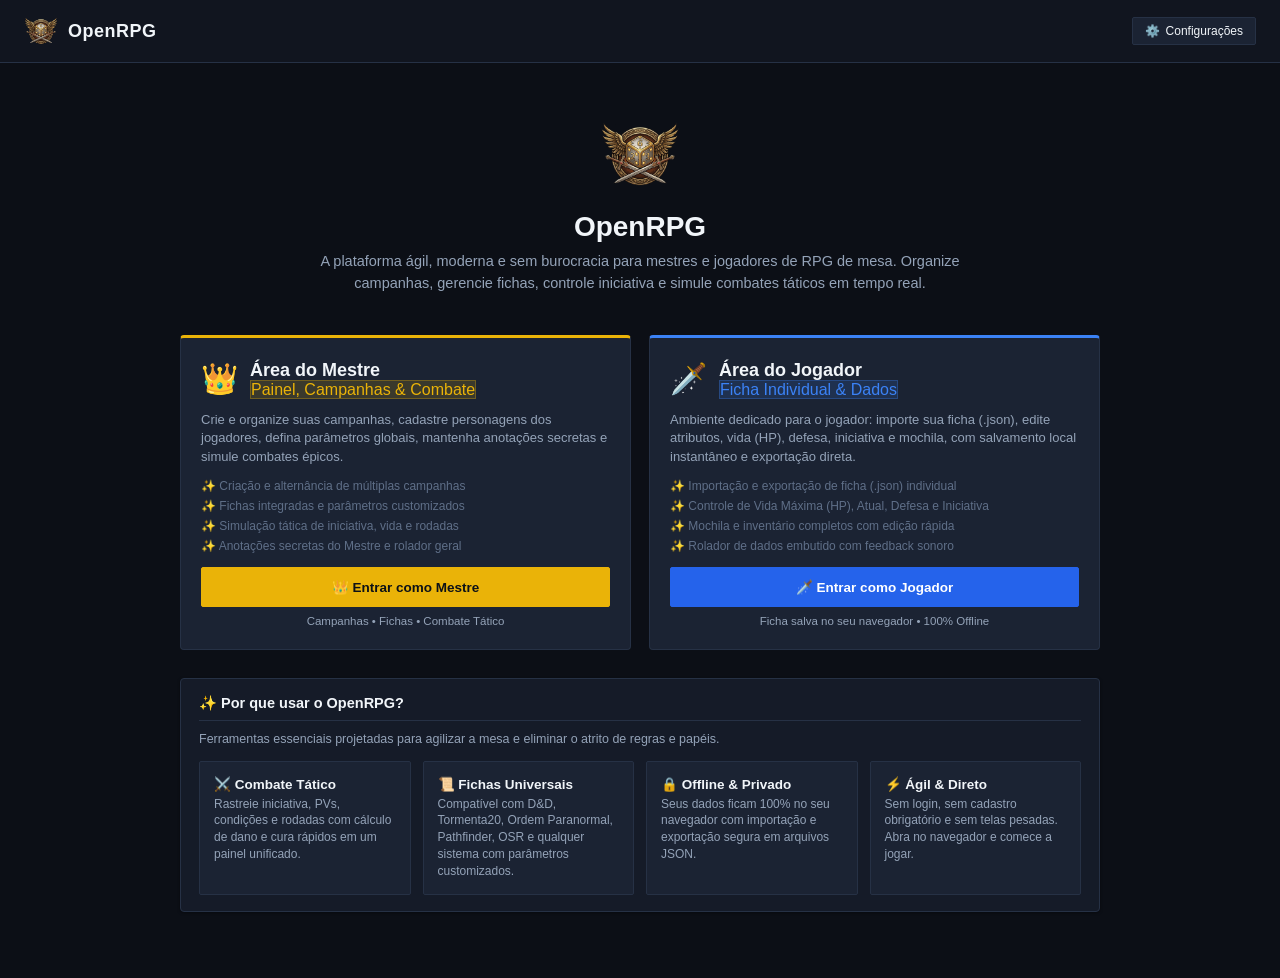
<file: index.html>
<!DOCTYPE html>
<html lang="pt-BR">
<head>
  <meta charset="UTF-8">
  <meta name="viewport" content="width=device-width, initial-scale=1.0">
  <title>OpenRPG - Sua Mesa Ágil de RPG</title>
  <link rel="stylesheet" href="style.css">
  <script src="settings.js" defer></script>
</head>
<body>
  <div class="standalone-container">
    
    <!-- Top Vitrine Header -->
    <header class="standalone-header">
      <div style="display: flex; align-items: center; gap: 10px;">
        <img src="img/icon.webp" alt="OpenRPG" style="width: 34px; height: 34px; object-fit: contain;">
        <span style="font-size: 18px; font-weight: 700; color: var(--text-main); letter-spacing: 0.5px;">OpenRPG</span>
      </div>
      <div>
        <button class="btn-settings" onclick="abrirConfiguracoes()" title="Configurações e Acessibilidade">
          ⚙️ <span class="btn-settings-text">Configurações</span>
        </button>
      </div>
    </header>

    <!-- Main Vitrine Content -->
    <main class="standalone-content">
      
      <!-- Hero Section -->
      <section class="home-hero">
        <img src="img/icon.webp" alt="OpenRPG" class="home-logo">
        <h1>OpenRPG</h1>
        <p class="home-description">
          A plataforma ágil, moderna e sem burocracia para mestres e jogadores de RPG de mesa.
          Organize campanhas, gerencie fichas, controle iniciativa e simule combates táticos em tempo real.
        </p>
      </section>

      <!-- Primary Entry Choices: Mestre vs Jogador -->
      <div class="role-entry-grid">
        
        <!-- Card Mestre -->
        <div class="role-card role-card-gm">
          <div style="display: flex; flex-direction: column; gap: 12px;">
            <div class="role-card-header">
              <span class="role-card-icon">👑</span>
              <div>
                <div class="role-card-title">Área do Mestre</div>
                <span class="role-card-badge" style="background: rgba(234, 179, 8, 0.15); color: var(--rpg-gold); border: 1px solid rgba(234, 179, 8, 0.3);">
                  Painel, Campanhas & Combate
                </span>
              </div>
            </div>
            <p class="role-card-desc">
              Crie e organize suas campanhas, cadastre personagens dos jogadores, defina parâmetros globais, mantenha anotações secretas e simule combates épicos.
            </p>
            <ul class="role-card-features">
              <li>✨ Criação e alternância de múltiplas campanhas</li>
              <li>✨ Fichas integradas e parâmetros customizados</li>
              <li>✨ Simulação tática de iniciativa, vida e rodadas</li>
              <li>✨ Anotações secretas do Mestre e rolador geral</li>
            </ul>
          </div>
          <div style="display: flex; flex-direction: column; gap: 8px;">
            <a href="mestre.html" class="role-card-btn role-card-btn-gm">
              👑 Entrar como Mestre
            </a>
            <div style="display: flex; gap: 6px; justify-content: center; font-size: 11.5px; color: var(--text-muted);">
              <span>Campanhas • Fichas • Combate Tático</span>
            </div>
          </div>
        </div>

        <!-- Card Jogador -->
        <div class="role-card role-card-player">
          <div style="display: flex; flex-direction: column; gap: 12px;">
            <div class="role-card-header">
              <span class="role-card-icon">🗡️</span>
              <div>
                <div class="role-card-title">Área do Jogador</div>
                <span class="role-card-badge" style="background: rgba(59, 130, 246, 0.15); color: var(--accent); border: 1px solid rgba(59, 130, 246, 0.3);">
                  Ficha Individual & Dados
                </span>
              </div>
            </div>
            <p class="role-card-desc">
              Ambiente dedicado para o jogador: importe sua ficha (.json), edite atributos, vida (HP), defesa, iniciativa e mochila, com salvamento local instantâneo e exportação direta.
            </p>
            <ul class="role-card-features">
              <li>✨ Importação e exportação de ficha (.json) individual</li>
              <li>✨ Controle de Vida Máxima (HP), Atual, Defesa e Iniciativa</li>
              <li>✨ Mochila e inventário completos com edição rápida</li>
              <li>✨ Rolador de dados embutido com feedback sonoro</li>
            </ul>
          </div>
          <div style="display: flex; flex-direction: column; gap: 8px;">
            <a href="jogador.html" class="role-card-btn role-card-btn-player">
              🗡️ Entrar como Jogador
            </a>
            <div style="display: flex; gap: 6px; justify-content: center; font-size: 11.5px; color: var(--text-muted);">
              <span>Ficha salva no seu navegador • 100% Offline</span>
            </div>
          </div>
        </div>

      </div>

      <!-- Vitrine Features -->
      <div class="panel">
        <div class="panel-title">✨ Por que usar o OpenRPG?</div>
        <p class="panel-subtitle">Ferramentas essenciais projetadas para agilizar a mesa e eliminar o atrito de regras e papéis.</p>
        <div class="vitrine-grid">
          <div class="vitrine-item">
            <div class="vitrine-item-title">⚔️ Combate Tático</div>
            <div class="vitrine-item-desc">Rastreie iniciativa, PVs, condições e rodadas com cálculo de dano e cura rápidos em um painel unificado.</div>
          </div>
          <div class="vitrine-item">
            <div class="vitrine-item-title">📜 Fichas Universais</div>
            <div class="vitrine-item-desc">Compatível com D&D, Tormenta20, Ordem Paranormal, Pathfinder, OSR e qualquer sistema com parâmetros customizados.</div>
          </div>
          <div class="vitrine-item">
            <div class="vitrine-item-title">🔒 Offline & Privado</div>
            <div class="vitrine-item-desc">Seus dados ficam 100% no seu navegador com importação e exportação segura em arquivos JSON.</div>
          </div>
          <div class="vitrine-item">
            <div class="vitrine-item-title">⚡ Ágil & Direto</div>
            <div class="vitrine-item-desc">Sem login, sem cadastro obrigatório e sem telas pesadas. Abra no navegador e comece a jogar.</div>
          </div>
        </div>
      </div>

    </main>
  </div>

  <!-- Modal de Configurações -->
  <div id="settings-modal" class="modal-overlay" onclick="fecharConfiguracoesPorFora(event)">
    <div class="modal-container">
      <div class="modal-header">
        <h3>⚙️ Configurações</h3>
        <button class="btn-close-modal" onclick="fecharConfiguracoes()">✕</button>
      </div>
      <div class="modal-body">
        
        <!-- Opção 1: Tema Padrão -->
        <div class="settings-section">
          <div class="settings-section-head">
            <span class="settings-section-title">🎨 Temas Padrão</span>
            <span class="settings-badge" style="background: var(--accent-subtle); color: var(--accent); border-color: rgba(59, 130, 246, 0.3);">Ativo</span>
          </div>
          <p class="settings-desc">Escolha uma das paletas oficiais prontas para uso:</p>
          <div class="theme-preview-grid">
            <div class="theme-card-option" data-theme="dark-obsidian" onclick="selecionarTema('dark-obsidian')">
              <strong>🌑 Dark Obsidian</strong>
              <span>Tema escuro focado em contraste e clareza</span>
            </div>
            <div class="theme-card-option" data-theme="pergaminho" onclick="selecionarTema('pergaminho')">
              <strong>📜 Pergaminho Fantasia</strong>
              <span>Tons terrosos e estética de tomo medieval</span>
            </div>
            <div class="theme-card-option" data-theme="cyberpunk" onclick="selecionarTema('cyberpunk')">
              <strong>🌆 Cyberpunk Night</strong>
              <span>Tons de azul profundo e detalhes ciberpunk</span>
            </div>
            <div class="theme-card-option" data-theme="grimdark" onclick="selecionarTema('grimdark')">
              <strong>⚔️ Grimdark Monocromo</strong>
              <span>Cinza e grafite com alto foco funcional</span>
            </div>
          </div>
        </div>

        <!-- Opção 1.1: Tema Personalizado -->
        <div class="settings-section">
          <div class="settings-section-head">
            <span class="settings-section-title">🛠️ Tema Personalizado</span>
          </div>
          <p class="settings-desc">Crie sua própria paleta de cores, configure imagem de fundo e compartilhe via JSON:</p>
          <div id="theme-card-custom" class="theme-card-option" style="margin-top: 6px;" onclick="selecionarTema('custom')">
            <strong id="theme-custom-active-name">🛠️ Tema Personalizado</strong>
            <span>Paleta personalizada com suporte a cores e imagem de fundo</span>
          </div>
          <div class="theme-custom-actions">
            <button type="button" class="btn-secondary" style="font-size: 11.5px; padding: 6px 10px;" onclick="abrirCriadorTema()">🎨 Editar Tema</button>
            <button type="button" class="btn-secondary" style="font-size: 11.5px; padding: 6px 10px;" onclick="exportarTemaJSON()">📤 Exportar (.json)</button>
            <button type="button" class="btn-secondary" style="font-size: 11.5px; padding: 6px 10px;" onclick="document.getElementById('theme-import-input').click()">📥 Importar (.json)</button>
            <button type="button" class="btn-secondary" style="font-size: 11.5px; padding: 6px 10px; color: var(--danger);" onclick="deletarTemaCustomizado()">🗑️ Excluir</button>
            <input type="file" id="theme-import-input" accept=".json" onchange="importarTemaJSON(event)" style="display: none;">
          </div>
        </div>

        <!-- Opção 2: Acessibilidade -->
        <div class="settings-section">
          <div class="settings-section-head">
            <span class="settings-section-title">♿ Opções de Acessibilidade</span>
            <span class="settings-badge" style="background: var(--accent-subtle); color: var(--accent); border-color: rgba(59, 130, 246, 0.3);">Ativo</span>
          </div>
          <p class="settings-desc">Recursos pensados para tornar a experiência de mestrar e jogar mais inclusiva e acessível:</p>
          <div class="a11y-list">
            <div class="a11y-item">
              <div class="a11y-item-info">
                <strong>🔠 Ajuste da Escala de Texto</strong>
                <span>Amplie o tamanho das fontes para leitura confortável</span>
              </div>
              <select id="cfg-escala" class="settings-control-select" onchange="salvarConfiguracao('escala', this.value)">
                <option value="100">Normal (100%)</option>
                <option value="medio">Médio (110%)</option>
                <option value="grande">Grande (125%)</option>
              </select>
            </div>
            <div class="a11y-item">
              <div class="a11y-item-info">
                <strong>👁️ Modo de Alto Contraste</strong>
                <span>Realce de bordas e contraste reforçado para baixa visão</span>
              </div>
              <label class="settings-switch">
                <input type="checkbox" id="cfg-contraste" onchange="salvarConfiguracao('altoContraste', this.checked)">
                <span class="slider"></span>
              </label>
            </div>
            <div class="a11y-item">
              <div class="a11y-item-info">
                <strong>📖 Fonte Especial para Dislexia</strong>
                <span>Alternar para a tipografia Lexend facilitando a leitura rápida</span>
              </div>
              <label class="settings-switch">
                <input type="checkbox" id="cfg-dislexia" onchange="salvarConfiguracao('dislexia', this.checked)">
                <span class="slider"></span>
              </label>
            </div>
            <div class="a11y-item">
              <div class="a11y-item-info">
                <strong>🛑 Redução de Animações</strong>
                <span>Desativa transições para evitar sobrecarga sensorial</span>
              </div>
              <label class="settings-switch">
                <input type="checkbox" id="cfg-animacoes" onchange="salvarConfiguracao('reduzirAnimacoes', this.checked)">
                <span class="slider"></span>
              </label>
            </div>
            <div class="a11y-item">
              <div class="a11y-item-info">
                <strong>🔊 Feedback Sonoro de Dados</strong>
                <span>Sons discretos ao rolar e anúncio falado do resultado</span>
              </div>
              <label class="settings-switch">
                <input type="checkbox" id="cfg-som" onchange="salvarConfiguracao('somDados', this.checked)">
                <span class="slider"></span>
              </label>
            </div>
            <div class="a11y-item">
              <div class="a11y-item-info">
                <strong>⌨️ Atalhos Rápidos de Teclado</strong>
                <span>Combate (Espaço/Setas), Mestre (1 a 7 para dados) e Esc</span>
              </div>
              <label class="settings-switch">
                <input type="checkbox" id="cfg-atalhos" onchange="salvarConfiguracao('atalhos', this.checked)">
                <span class="slider"></span>
              </label>
            </div>
          </div>
        </div>

      </div>
      <div class="modal-footer">
        <button class="btn-secondary" onclick="fecharConfiguracoes()">Fechar</button>
      </div>
    </div>
  </div>

  <script>
    function abrirConfiguracoes() {
      document.getElementById('settings-modal').classList.add('active');
    }
    function fecharConfiguracoes() {
      document.getElementById('settings-modal').classList.remove('active');
    }
    function fecharConfiguracoesPorFora(e) {
      if (e.target.id === 'settings-modal') fecharConfiguracoes();
    }
  </script>
</body>
</html>
</file>
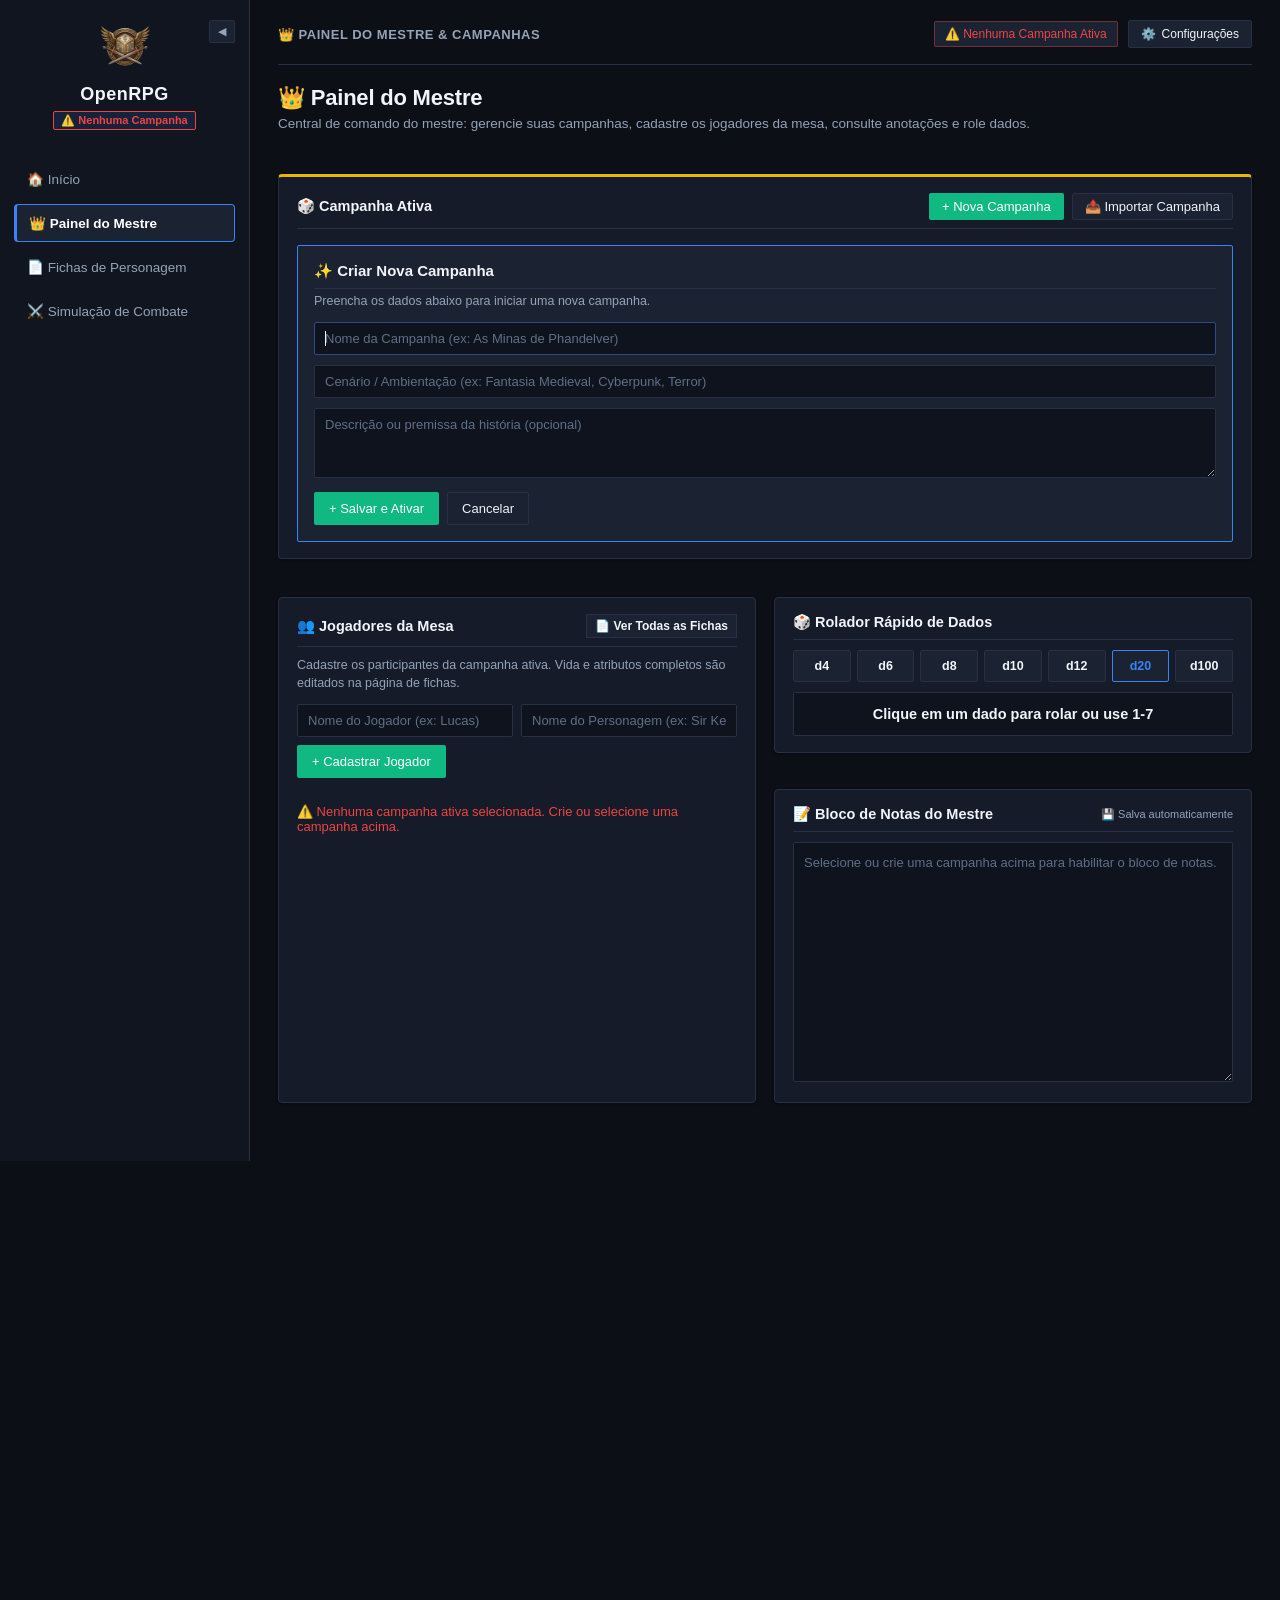
<file: campanhas.html>
<!DOCTYPE html>
<html lang="pt-BR">
<head>
  <meta charset="UTF-8">
  <meta http-equiv="refresh" content="0; url=mestre.html">
  <title>OpenRPG - Redirecionando para o Painel do Mestre</title>
</head>
<body style="font-family: sans-serif; background: #0d1117; color: #c9d1d9; padding: 40px; text-align: center;">
  <p>Redirecionando para o <a href="mestre.html" style="color: #58a6ff;">Painel do Mestre & Campanhas</a>...</p>
</body>
</html>
</file>
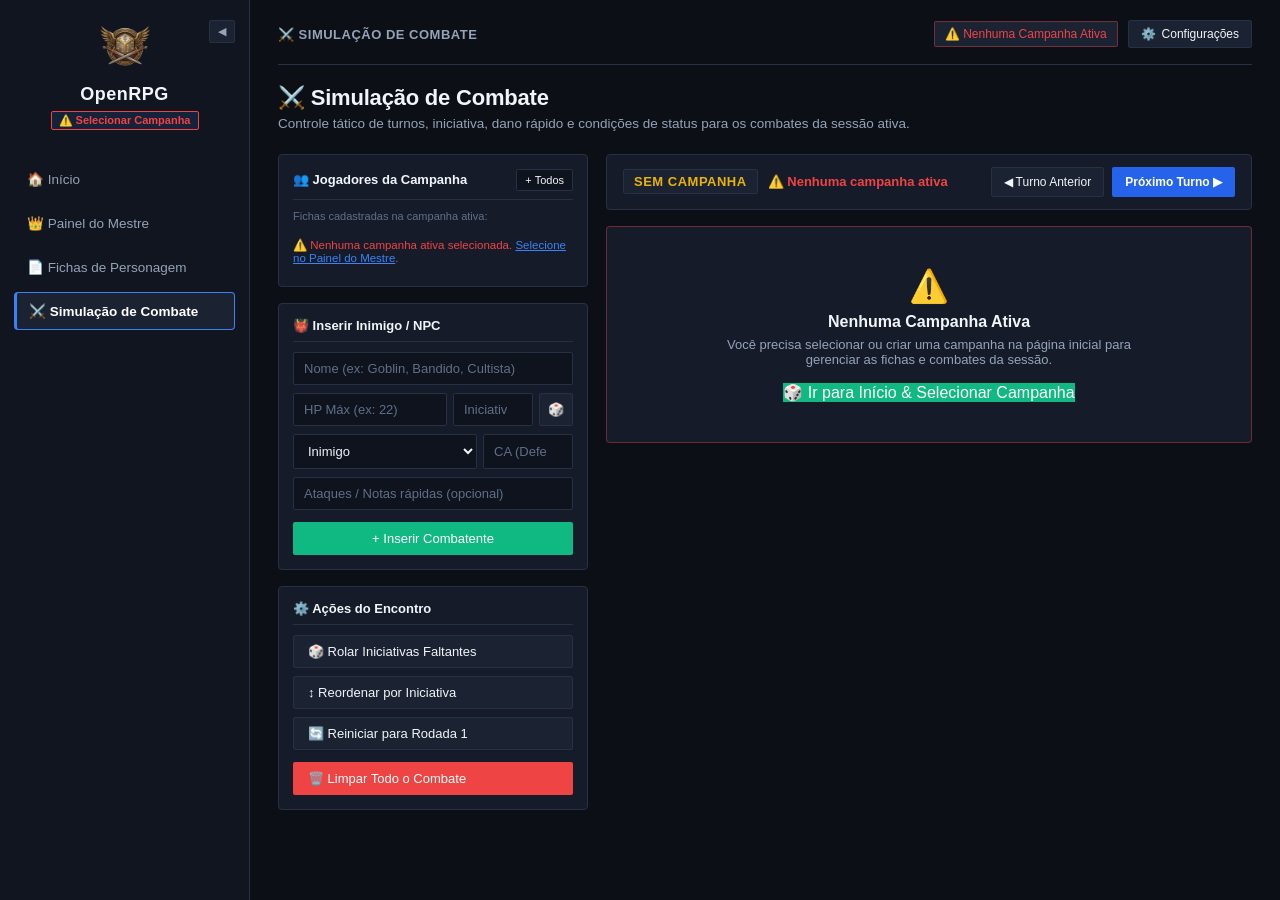
<file: combate.html>
<!DOCTYPE html>
<html lang="pt-BR">
<head>
  <meta charset="UTF-8">
  <meta name="viewport" content="width=device-width, initial-scale=1.0">
  <title>OpenRPG - Simulação de Combate</title>
  <link rel="stylesheet" href="style.css">
  <script src="settings.js" defer></script>
</head>
<body>
  <div class="app-container">
    
    <!-- Sidebar -->
    <aside id="sidebar" class="sidebar">
      <div class="brand">
        <button class="btn-toggle-sidebar" onclick="toggleSidebar()" title="Recolher menu lateral">◀</button>
        <img src="img/icon.webp" alt="OpenRPG" class="brand-icon">
        <h1>OpenRPG</h1>
        <div id="sidebar-campanha" class="sidebar-campaign-info"></div>
      </div>
      <nav class="nav-menu">
        <a id="btn-tab-home" class="nav-btn" href="index.html">
          🏠 Início
        </a>
        <a id="btn-tab-mestre" class="nav-btn" href="mestre.html">
          👑 Painel do Mestre
        </a>
        <a id="btn-tab-fichas" class="nav-btn" href="fichas.html">
          📄 Fichas de Personagem
        </a>
        <a id="btn-tab-sessao" class="nav-btn active" href="combate.html">
          ⚔️ Simulação de Combate
        </a>
      </nav>
    </aside>
    <div id="sidebar-backdrop" class="sidebar-backdrop" onclick="toggleSidebar()"></div>

    <!-- Main Content -->
    <main class="main-content">
      
      <!-- Top Bar -->
      <header class="top-nav-bar">
        <div class="top-nav-left">
          <button class="btn-sidebar-toggle" onclick="toggleSidebar()" title="Abrir ou fechar menu lateral">
            ☰ Menu
          </button>
          <div class="top-page-badge">
            ⚔️ Simulação de Combate
          </div>
        </div>
        <div class="top-nav-right">
          <div id="top-camp-indicator" class="top-camp-pill" style="display: none;"></div>
          <button class="btn-settings" onclick="abrirConfiguracoes()" title="Configurações do sistema">
            ⚙️ <span class="btn-settings-text">Configurações</span>
          </button>
        </div>
      </header>

      <!-- Combat Simulation Rework -->
      <section class="section-container">
        
        <div class="section-header">
          <h2>⚔️ Simulação de Combate</h2>
          <p>
            Controle tático de turnos, iniciativa, dano rápido e condições de status para os combates da sessão ativa.
          </p>
        </div>

        <div class="combat-layout">
          
          <!-- LEFT SIDEBAR: Recruitment & Fast Add -->
          <div class="combat-sidebar">
            
            <!-- 1. Mini Box: Jogadores da Campanha -->
            <div class="roster-card">
              <div class="roster-header">
                <h4>👥 Jogadores da Campanha</h4>
                <button onclick="adicionarTodosJogadores()" class="btn-roster-add" title="Adicionar todos os jogadores de uma vez">+ Todos</button>
              </div>
              <p style="font-size: 11px; color: var(--text-subtle); margin-bottom: 8px;">
                Fichas cadastradas na campanha ativa:
              </p>
              <div id="campaign-roster-list" class="roster-list">
                <!-- Preenchido via JavaScript -->
              </div>
            </div>

            <!-- 2. Fast Add Inimigo / NPC -->
            <div class="enemy-add-box">
              <h4>👹 Inserir Inimigo / NPC</h4>
              <div class="enemy-form">
                <input id="fast-nome" placeholder="Nome (ex: Goblin, Bandido, Cultista)">
                <div class="enemy-form-row">
                  <input id="fast-vida" type="number" placeholder="HP Máx (ex: 22)" style="flex: 1;">
                  <input id="fast-inic" type="number" placeholder="Iniciativa" style="width: 80px;">
                  <button type="button" class="btn-secondary" onclick="rolarInicFast()" title="Rolar 1d20 para iniciativa" style="padding: 0 8px;">🎲</button>
                </div>
                <div class="enemy-form-row">
                  <select id="fast-faccao" style="flex: 1;">
                    <option value="enemy">Inimigo</option>
                    <option value="ally">Aliado</option>
                    <option value="player">Jogador</option>
                  </select>
                  <input id="fast-ca" type="number" placeholder="CA (Defesa)" style="width: 90px;">
                </div>
                <input id="fast-nota" placeholder="Ataques / Notas rápidas (opcional)">
                <button onclick="adicionarCombatenteManual()" class="btn-success" style="width: 100%; margin-top: 4px;">
                  + Inserir Combatente
                </button>
              </div>
            </div>

            <!-- 3. Controles Gerais do Encontro -->
            <div class="roster-card">
              <div class="roster-header">
                <h4>⚙️ Ações do Encontro</h4>
              </div>
              <div style="display: flex; flex-direction: column; gap: 8px;">
                <button onclick="rolarIniciativaGeral()" class="btn-secondary" style="justify-content: flex-start;">
                  🎲 Rolar Iniciativas Faltantes
                </button>
                <button onclick="reordenarPorIniciativa()" class="btn-secondary" style="justify-content: flex-start;">
                  ↕️ Reordenar por Iniciativa
                </button>
                <button onclick="resetarRodadas()" class="btn-secondary" style="justify-content: flex-start;">
                  🔄 Reiniciar para Rodada 1
                </button>
                <button onclick="limparCombate()" class="btn-danger" style="justify-content: flex-start; margin-top: 4px;">
                  🗑️ Limpar Todo o Combate
                </button>
              </div>
            </div>

          </div>

          <!-- RIGHT MAIN: Turn Commander & Initiative Track -->
          <div>
            
            <!-- Turn Commander Bar -->
            <div class="turn-commander">
              <div class="round-indicator">
                <span id="display-rodada" class="round-tag">RODADA 1</span>
                <div id="display-vez" style="font-size: 13.5px; color: var(--text-main); font-weight: 600;">
                  <!-- Turno Atual -->
                </div>
              </div>
              <div class="commander-actions">
                <button onclick="turnoAnterior()" class="btn-commander btn-secondary" title="Retornar ao combatente anterior">
                  ◀ Turno Anterior
                </button>
                <button onclick="proximoTurno()" class="btn-commander btn-next-turn" title="Passar para o próximo combatente">
                  Próximo Turno ▶
                </button>
              </div>
            </div>

            <!-- Tactical Initiative Track -->
            <div id="combat-track-list" class="combat-track">
              <!-- Combatentes renderizados via JS -->
            </div>

          </div>

        </div>

      </section>

    </main>
  </div>

  <!-- Modal de Configurações -->
  <div id="settings-modal" class="modal-overlay" onclick="fecharConfiguracoesPorFora(event)">
    <div class="modal-container">
      <div class="modal-header">
        <h3>⚙️ Configurações</h3>
        <button class="btn-close-modal" onclick="fecharConfiguracoes()">✕</button>
      </div>
      <div class="modal-body">
        
        <!-- Opção 1: Tema Padrão -->
        <div class="settings-section">
          <div class="settings-section-head">
            <span class="settings-section-title">🎨 Temas Padrão</span>
            <span class="settings-badge" style="background: var(--accent-subtle); color: var(--accent); border-color: rgba(59, 130, 246, 0.3);">Ativo</span>
          </div>
          <p class="settings-desc">Escolha uma das paletas oficiais prontas para uso:</p>
          <div class="theme-preview-grid">
            <div class="theme-card-option" data-theme="dark-obsidian" onclick="selecionarTema('dark-obsidian')">
              <strong>🌑 Dark Obsidian</strong>
              <span>Tema escuro focado em contraste e clareza</span>
            </div>
            <div class="theme-card-option" data-theme="pergaminho" onclick="selecionarTema('pergaminho')">
              <strong>📜 Pergaminho Fantasia</strong>
              <span>Tons terrosos e estética de tomo medieval</span>
            </div>
            <div class="theme-card-option" data-theme="cyberpunk" onclick="selecionarTema('cyberpunk')">
              <strong>🌆 Cyberpunk Night</strong>
              <span>Tons de azul profundo e detalhes ciberpunk</span>
            </div>
            <div class="theme-card-option" data-theme="grimdark" onclick="selecionarTema('grimdark')">
              <strong>⚔️ Grimdark Monocromo</strong>
              <span>Cinza e grafite com alto foco funcional</span>
            </div>
          </div>
        </div>

        <!-- Opção 1.1: Tema Personalizado -->
        <div class="settings-section">
          <div class="settings-section-head">
            <span class="settings-section-title">🛠️ Tema Personalizado</span>
          </div>
          <p class="settings-desc">Crie sua própria paleta de cores, configure imagem de fundo e compartilhe via JSON:</p>
          <div id="theme-card-custom" class="theme-card-option" style="margin-top: 6px;" onclick="selecionarTema('custom')">
            <strong id="theme-custom-active-name">🛠️ Tema Personalizado</strong>
            <span>Paleta personalizada com suporte a cores e imagem de fundo</span>
          </div>
          <div class="theme-custom-actions">
            <button type="button" class="btn-secondary" style="font-size: 11.5px; padding: 6px 10px;" onclick="abrirCriadorTema()">🎨 Editar Tema</button>
            <button type="button" class="btn-secondary" style="font-size: 11.5px; padding: 6px 10px;" onclick="exportarTemaJSON()">📤 Exportar (.json)</button>
            <button type="button" class="btn-secondary" style="font-size: 11.5px; padding: 6px 10px;" onclick="document.getElementById('theme-import-input').click()">📥 Importar (.json)</button>
            <button type="button" class="btn-secondary" style="font-size: 11.5px; padding: 6px 10px; color: var(--danger);" onclick="deletarTemaCustomizado()">🗑️ Excluir</button>
            <input type="file" id="theme-import-input" accept=".json" onchange="importarTemaJSON(event)" style="display: none;">
          </div>
        </div>

        <!-- Opção 2: Acessibilidade -->
        <div class="settings-section">
          <div class="settings-section-head">
            <span class="settings-section-title">♿ Opções de Acessibilidade</span>
            <span class="settings-badge" style="background: var(--accent-subtle); color: var(--accent); border-color: rgba(59, 130, 246, 0.3);">Ativo</span>
          </div>
          <p class="settings-desc">Recursos pensados para tornar a experiência de mestrar e jogar mais inclusiva e acessível:</p>
          <div class="a11y-list">
            <div class="a11y-item">
              <div class="a11y-item-info">
                <strong>🔠 Ajuste da Escala de Texto</strong>
                <span>Amplie o tamanho das fontes para leitura confortável</span>
              </div>
              <select id="cfg-escala" class="settings-control-select" onchange="salvarConfiguracao('escala', this.value)">
                <option value="100">Normal (100%)</option>
                <option value="medio">Médio (110%)</option>
                <option value="grande">Grande (125%)</option>
              </select>
            </div>
            <div class="a11y-item">
              <div class="a11y-item-info">
                <strong>👁️ Modo de Alto Contraste</strong>
                <span>Realce de bordas e contraste reforçado para baixa visão</span>
              </div>
              <label class="settings-switch">
                <input type="checkbox" id="cfg-contraste" onchange="salvarConfiguracao('altoContraste', this.checked)">
                <span class="slider"></span>
              </label>
            </div>
            <div class="a11y-item">
              <div class="a11y-item-info">
                <strong>📖 Fonte Especial para Dislexia</strong>
                <span>Alternar para a tipografia Lexend facilitando a leitura rápida</span>
              </div>
              <label class="settings-switch">
                <input type="checkbox" id="cfg-dislexia" onchange="salvarConfiguracao('dislexia', this.checked)">
                <span class="slider"></span>
              </label>
            </div>
            <div class="a11y-item">
              <div class="a11y-item-info">
                <strong>🛑 Redução de Animações</strong>
                <span>Desativa transições para evitar sobrecarga sensorial</span>
              </div>
              <label class="settings-switch">
                <input type="checkbox" id="cfg-animacoes" onchange="salvarConfiguracao('reduzirAnimacoes', this.checked)">
                <span class="slider"></span>
              </label>
            </div>
            <div class="a11y-item">
              <div class="a11y-item-info">
                <strong>🔊 Feedback Sonoro de Dados</strong>
                <span>Sons discretos ao rolar e anúncio falado do resultado</span>
              </div>
              <label class="settings-switch">
                <input type="checkbox" id="cfg-som" onchange="salvarConfiguracao('somDados', this.checked)">
                <span class="slider"></span>
              </label>
            </div>
            <div class="a11y-item">
              <div class="a11y-item-info">
                <strong>⌨️ Atalhos Rápidos de Teclado</strong>
                <span>Combate (Espaço/Setas), Mestre (1 a 7 para dados) e Esc</span>
              </div>
              <label class="settings-switch">
                <input type="checkbox" id="cfg-atalhos" onchange="salvarConfiguracao('atalhos', this.checked)">
                <span class="slider"></span>
              </label>
            </div>
          </div>
        </div>

        <!-- Opção 3: Exportar JSON -->
        <div class="settings-section">
          <div class="settings-section-head">
            <span class="settings-section-title">💾 Backup da Campanha</span>
            <span class="settings-badge" style="background: var(--accent-subtle); color: var(--accent); border-color: rgba(59, 130, 246, 0.3);">Ativo</span>
          </div>
          <p class="settings-desc">Exportação e importação de dados da campanha para portabilidade e segurança.</p>
          <div class="export-box">
            <div>
              <strong style="font-size: 13px; color: var(--text-main);">Exportar JSON Geral da Campanha Ativa</strong>
              <div style="font-size: 11px; color: var(--text-muted); margin-top: 2px;">
                Gera um arquivo compacto com fichas, anotações e parâmetros salvos.
              </div>
            </div>
            <button class="btn-secondary" onclick="exportarBackupCampanha()" title="Baixar backup da campanha ativa">
              📥 Baixar JSON
            </button>
          </div>
          <div class="export-box" style="margin-top: 8px;">
            <div>
              <strong style="font-size: 13px; color: var(--text-main);">Importar JSON de Campanha</strong>
              <div style="font-size: 11px; color: var(--text-muted); margin-top: 2px;">
                Restaura fichas, anotações e parâmetros a partir de um backup.
              </div>
            </div>
            <button class="btn-secondary" onclick="document.getElementById('backup-file-input').click()" title="Importar backup de campanha">
              📤 Importar JSON
            </button>
            <input type="file" id="backup-file-input" accept=".json" style="display: none;" onchange="importarBackupCampanha(event)">
          </div>
        </div>

      </div>
      <div class="modal-footer">
        <button class="btn-secondary" onclick="fecharConfiguracoes()">Fechar</button>
      </div>
    </div>
  </div>

  <script>
    // State
    const campAtiva = JSON.parse(localStorage.getItem('openrpg_campanha_ativa') || 'null');
    const campKey = campAtiva ? `_${campAtiva.id}` : '';

    let combatState = carregarEstadoCombate();

    function escapeHTML(texto) {
      const div = document.createElement('div');
      div.textContent = texto == null ? '' : String(texto);
      return div.innerHTML;
    }

    // Sidebar Toggle
    function toggleSidebar() {
      const sidebar = document.getElementById('sidebar');
      const backdrop = document.getElementById('sidebar-backdrop');
      if (!sidebar) return;

      const isCollapsed = sidebar.classList.toggle('collapsed');
      if (backdrop) {
        if (!isCollapsed && window.innerWidth <= 960) {
          backdrop.classList.add('active');
        } else {
          backdrop.classList.remove('active');
        }
      }
      localStorage.setItem('openrpg_sidebar_collapsed', isCollapsed ? 'true' : 'false');
    }

    function aplicarEstadoSidebar() {
      const sidebar = document.getElementById('sidebar');
      const backdrop = document.getElementById('sidebar-backdrop');
      if (!sidebar) return;

      const saved = localStorage.getItem('openrpg_sidebar_collapsed');
      if (saved !== null) {
        sidebar.classList.toggle('collapsed', saved === 'true');
      } else {
        const defaultCollapsed = window.innerWidth <= 960;
        sidebar.classList.toggle('collapsed', defaultCollapsed);
      }
      if (backdrop) {
        backdrop.classList.remove('active');
      }
    }

    function carregarCampanhaSidebar() {
      const elSidebar = document.getElementById('sidebar-campanha');
      const elTop = document.getElementById('top-camp-indicator');

      if (campAtiva && campAtiva.nome) {
        if (elSidebar) elSidebar.innerHTML = `<span class="camp-tag">🎲 ${escapeHTML(campAtiva.nome)}</span>`;
        if (elTop) {
          elTop.style.display = 'inline-flex';
          elTop.style.borderColor = 'var(--border-color)';
          elTop.innerHTML = `🎲 ${escapeHTML(campAtiva.nome)}`;
        }
      } else {
        if (elSidebar) elSidebar.innerHTML = `<a href="mestre.html" class="camp-tag" style="text-decoration:none; border-color: var(--danger); color: var(--danger);">⚠️ Selecionar Campanha</a>`;
        if (elTop) {
          elTop.style.display = 'inline-flex';
          elTop.style.borderColor = 'rgba(239, 68, 68, 0.4)';
          elTop.innerHTML = `<a href="mestre.html" style="color: var(--danger); text-decoration: none;">⚠️ Nenhuma Campanha Ativa</a>`;
        }
      }
    }

    // Storage and State
    function carregarEstadoCombate() {
      if (!campAtiva) {
        return {
          rodada: 1,
          turnoAtual: 0,
          combatentes: []
        };
      }

      const salvo = localStorage.getItem(`openrpg_combat_sim_${campAtiva.id}`);
      if (salvo) {
        try {
          return JSON.parse(salvo);
        } catch(e) {}
      }

      // Migração de estado legado se existir para a campanha ativa
      const legado = JSON.parse(localStorage.getItem(`openrpg_personagens_${campAtiva.id}`) || '[]');
      if (legado.length > 0) {
        return {
          rodada: 1,
          turnoAtual: 0,
          combatentes: legado.map(p => ({
            id: Date.now() + Math.random(),
            nome: p.nome || 'Combatente',
            faccao: 'enemy',
            vidaAtual: p.vidaAtual || 20,
            vidaMax: p.vidaMax || 20,
            inic: p.inic || 10,
            ca: 10,
            condicoes: [],
            notas: p.arma1 ? `Armas: ${p.arma1}` : ''
          }))
        };
      }

      return {
        rodada: 1,
        turnoAtual: 0,
        combatentes: []
      };
    }

    function salvarEstadoCombate() {
      if (!campAtiva) return;
      localStorage.setItem(`openrpg_combat_sim_${campAtiva.id}`, JSON.stringify(combatState));
      localStorage.setItem(`openrpg_personagens_${campAtiva.id}`, JSON.stringify(combatState.combatentes));
    }

    // Roster da Campanha (Pequena tela de jogadores)
    function renderRosterCampanha() {
      const listaEl = document.getElementById('campaign-roster-list');
      if (!campAtiva) {
        listaEl.innerHTML = `
          <div style="font-size: 11.5px; color: var(--danger); padding: 8px 0;">
            ⚠️ Nenhuma campanha ativa selecionada. <a href="mestre.html" style="color: var(--accent);">Selecione no Painel do Mestre</a>.
          </div>
        `;
        return;
      }

      const fichas = JSON.parse(localStorage.getItem(`openrpg_fichas_${campAtiva.id}`) || '[]');

      if (fichas.length === 0) {
        listaEl.innerHTML = `
          <div style="font-size: 11.5px; color: var(--text-subtle); padding: 8px 0; font-style: italic;">
            Nenhum jogador cadastrado nesta campanha. Cadastre no <a href="mestre.html" style="color:var(--accent);">Painel do Mestre</a>.
          </div>
        `;
        return;
      }

      listaEl.innerHTML = fichas.map(f => {
        const jaEmCombate = combatState.combatentes.some(c => c.fichaId === f.id || c.nome.toLowerCase() === (f.personagem || f.jogador).toLowerCase());
        const vidaHp = parseInt(f.vida) > 0 ? f.vida : 20;
        const inicVal = f.iniciativa ?? 0;
        const defVal = f.defesa ?? 10;

        return `
          <div class="roster-item">
            <div class="roster-item-info">
              <span class="roster-item-name">🗡️ ${escapeHTML(f.personagem || f.jogador)}</span>
              <span class="roster-item-meta">${escapeHTML(f.jogador)} • 🩸 ${vidaHp} | 🎯 ${inicVal} | 🛡️ ${defVal}</span>
            </div>
            ${jaEmCombate ? `
              <span class="btn-roster-added">✓ No Combate</span>
            ` : `
              <button class="btn-roster-add" onclick="adicionarFichaAoCombate(${f.id})">+ Adicionar</button>
            `}
          </div>
        `;
      }).join('');
    }

    function adicionarFichaAoCombate(fichaId) {
      if (!campAtiva) {
        alert('Selecione uma campanha antes de recrutar combatentes.');
        return;
      }

      const fichas = JSON.parse(localStorage.getItem(`openrpg_fichas_${campAtiva.id}`) || '[]');
      const f = fichas.find(item => item.id === fichaId);
      if (!f) return;

      const vida = parseInt(f.vida) > 0 ? parseInt(f.vida) : 20;
      const inic = parseInt(f.iniciativa) || 10;
      const ca = parseInt(f.defesa) || 10;
      const mochilaNota = f.mochila ? `Mochila: ${f.mochila}` : '';

      combatState.combatentes.push({
        id: Date.now() + Math.random(),
        fichaId: f.id,
        nome: f.personagem || f.jogador,
        faccao: 'player',
        vidaAtual: vida,
        vidaMax: vida,
        inic: inic,
        ca: ca,
        condicoes: [],
        notas: mochilaNota || `Jogador: ${f.jogador}`
      });

      salvarEstadoCombate();
      renderRosterCampanha();
      renderCombate();
    }

    function adicionarTodosJogadores() {
      if (!campAtiva) {
        alert('Selecione uma campanha antes de recrutar combatentes.');
        return;
      }

      const fichas = JSON.parse(localStorage.getItem(`openrpg_fichas_${campAtiva.id}`) || '[]');
      fichas.forEach(f => {
        const jaExiste = combatState.combatentes.some(c => c.fichaId === f.id || c.nome.toLowerCase() === (f.personagem || f.jogador).toLowerCase());
        if (!jaExiste) {
          const vida = parseInt(f.vida) > 0 ? parseInt(f.vida) : 20;
          const inic = parseInt(f.iniciativa) || 10;
          const ca = parseInt(f.defesa) || 10;
          const mochilaNota = f.mochila ? `Mochila: ${f.mochila}` : '';

          combatState.combatentes.push({
            id: Date.now() + Math.random(),
            fichaId: f.id,
            nome: f.personagem || f.jogador,
            faccao: 'player',
            vidaAtual: vida,
            vidaMax: vida,
            inic: inic,
            ca: ca,
            condicoes: [],
            notas: mochilaNota || `Jogador: ${f.jogador}`
          });
        }
      });

      salvarEstadoCombate();
      renderRosterCampanha();
      renderCombate();
    }

    // Inserção Manual de Inimigo / NPC
    function rolarInicFast() {
      const dado = Math.floor(Math.random() * 20) + 1;
      document.getElementById('fast-inic').value = dado;
      if (typeof tocarSomDado === 'function') tocarSomDado(dado);
    }

    function adicionarCombatenteManual() {
      if (!campAtiva) {
        alert('Selecione ou crie uma campanha no Início antes de adicionar combatentes.');
        return;
      }

      const nomeInput = document.getElementById('fast-nome');
      const vidaInput = document.getElementById('fast-vida');
      const inicInput = document.getElementById('fast-inic');
      const caInput = document.getElementById('fast-ca');
      const faccaoInput = document.getElementById('fast-faccao');
      const notaInput = document.getElementById('fast-nota');

      const nome = nomeInput.value.trim() || 'Inimigo';
      const vida = parseInt(vidaInput.value) || 20;
      const inic = parseInt(inicInput.value) || Math.floor(Math.random() * 20) + 1;
      const ca = parseInt(caInput.value) || 10;
      const faccao = faccaoInput.value || 'enemy';
      const nota = notaInput.value.trim() || '';

      combatState.combatentes.push({
        id: Date.now() + Math.random(),
        nome,
        faccao,
        vidaAtual: vida,
        vidaMax: vida,
        inic,
        ca,
        condicoes: [],
        notas: nota
      });

      nomeInput.value = '';
      vidaInput.value = '';
      inicInput.value = '';
      caInput.value = '';
      notaInput.value = '';

      salvarEstadoCombate();
      renderCombate();
    }

    // Turnos e Rodadas
    function proximoTurno() {
      if (combatState.combatentes.length === 0) return;

      combatState.turnoAtual++;
      if (combatState.turnoAtual >= combatState.combatentes.length) {
        combatState.turnoAtual = 0;
        combatState.rodada++;
      }

      salvarEstadoCombate();
      renderCombate();
    }

    function turnoAnterior() {
      if (combatState.combatentes.length === 0) return;

      combatState.turnoAtual--;
      if (combatState.turnoAtual < 0) {
        if (combatState.rodada > 1) {
          combatState.rodada--;
          combatState.turnoAtual = combatState.combatentes.length - 1;
        } else {
          combatState.turnoAtual = 0;
        }
      }

      salvarEstadoCombate();
      renderCombate();
    }

    function resetarRodadas() {
      combatState.rodada = 1;
      combatState.turnoAtual = 0;
      salvarEstadoCombate();
      renderCombate();
    }

    function rolarIniciativaGeral() {
      combatState.combatentes.forEach(c => {
        c.inic = Math.floor(Math.random() * 20) + 1;
      });
      reordenarPorIniciativa();
      if (typeof tocarSomDado === 'function') tocarSomDado('Iniciativas');
    }

    function reordenarPorIniciativa() {
      combatState.combatentes.sort((a, b) => b.inic - a.inic);
      combatState.turnoAtual = 0;
      salvarEstadoCombate();
      renderCombate();
    }

    function limparCombate() {
      if (!confirm('Deseja realmente remover todos os combatentes da simulação atual?')) return;
      combatState.combatentes = [];
      combatState.rodada = 1;
      combatState.turnoAtual = 0;
      salvarEstadoCombate();
      renderRosterCampanha();
      renderCombate();
    }

    // Atualizações dos Combatentes
    function ajustarVida(index, delta) {
      const c = combatState.combatentes[index];
      if (!c) return;

      c.vidaAtual = Math.max(0, Math.min(c.vidaMax * 2, c.vidaAtual + delta));
      salvarEstadoCombate();
      renderCombate();
    }

    function alterarCampo(index, campo, valor) {
      const c = combatState.combatentes[index];
      if (!c) return;

      if (campo === 'vidaAtual' || campo === 'vidaMax' || campo === 'inic' || campo === 'ca') {
        c[campo] = parseInt(valor) || 0;
      } else {
        c[campo] = valor;
      }

      salvarEstadoCombate();
      if (campo === 'vidaAtual' || campo === 'vidaMax') {
        renderCombate();
      }
    }

    function toggleCondicao(index, condicao) {
      const c = combatState.combatentes[index];
      if (!c) return;
      if (!c.condicoes) c.condicoes = [];

      const pos = c.condicoes.indexOf(condicao);
      if (pos >= 0) {
        c.condicoes.splice(pos, 1);
      } else {
        c.condicoes.push(condicao);
      }

      salvarEstadoCombate();
      renderCombate();
    }

    function duplicarCombatente(index) {
      const c = combatState.combatentes[index];
      if (!c) return;

      combatState.combatentes.splice(index + 1, 0, {
        ...c,
        id: Date.now() + Math.random(),
        nome: `${c.nome} (Cópia)`
      });

      salvarEstadoCombate();
      renderCombate();
    }

    function removerCombatente(index) {
      combatState.combatentes.splice(index, 1);
      if (combatState.turnoAtual >= combatState.combatentes.length) {
        combatState.turnoAtual = Math.max(0, combatState.combatentes.length - 1);
      }

      salvarEstadoCombate();
      renderRosterCampanha();
      renderCombate();
    }

    // Renderização Principal do Combate
    function renderCombate() {
      const trackList = document.getElementById('combat-track-list');
      const displayVez = document.getElementById('display-vez');
      const displayRodada = document.getElementById('display-rodada');

      if (!campAtiva) {
        displayRodada.innerText = 'SEM CAMPANHA';
        displayVez.innerHTML = '<span style="color:var(--danger); font-size:13px;">⚠️ Nenhuma campanha ativa</span>';
        trackList.innerHTML = `
          <div style="background:var(--bg-panel); border:1px solid rgba(239, 68, 68, 0.4); border-radius:var(--radius-md); padding:40px 20px; text-align:center;">
            <div style="font-size:32px; margin-bottom:8px;">⚠️</div>
            <h3 style="font-size:16px; color:var(--text-main); margin-bottom:6px;">Nenhuma Campanha Ativa</h3>
            <p style="font-size:13px; color:var(--text-muted); max-width:440px; margin:0 auto 16px;">
              Você precisa selecionar ou criar uma campanha na página inicial para gerenciar as fichas e combates da sessão.
            </p>
            <a href="index.html" class="btn-success" style="text-decoration:none; display:inline-flex;">
              🎲 Ir para Início & Selecionar Campanha
            </a>
          </div>
        `;
        return;
      }

      displayRodada.innerText = `RODADA ${combatState.rodada}`;

      if (combatState.combatentes.length === 0) {
        displayVez.innerHTML = '<span style="color:var(--text-subtle);">Nenhum combate em andamento</span>';
        trackList.innerHTML = `
          <div style="background:var(--bg-panel); border:1px dashed var(--border-color); border-radius:var(--radius-md); padding:40px 20px; text-align:center;">
            <div style="font-size:28px; margin-bottom:8px;">⚔️</div>
            <h3 style="font-size:15px; color:var(--text-main); margin-bottom:4px;">Nenhum combatente ativo</h3>
            <p style="font-size:12.5px; color:var(--text-muted); max-width:440px; margin:0 auto;">
              Adicione jogadores da campanha na barra lateral à esquerda ou cadastre inimigos manuais para iniciar a simulação.
            </p>
          </div>
        `;
        return;
      }

      const combatenteAtivo = combatState.combatentes[combatState.turnoAtual];
      displayVez.innerHTML = combatenteAtivo 
        ? `Turno de: <strong style="color:var(--rpg-gold); font-size:14px;">${escapeHTML(combatenteAtivo.nome)}</strong>`
        : '';

      const condicoesDisponiveis = ['Caído', 'Atordoado', 'Sangrando', 'Envenenado', 'Cego', 'Invisível'];

      trackList.innerHTML = combatState.combatentes.map((c, i) => {
        const isVez = (i === combatState.turnoAtual);
        const isDead = c.vidaAtual <= 0;
        const maxVida = c.vidaMax > 0 ? c.vidaMax : 1;
        const pctVida = Math.max(0, Math.min(100, Math.round((c.vidaAtual / maxVida) * 100)));
        const colorClass = pctVida > 50 ? '' : pctVida > 20 ? 'mid' : 'low';

        const faccaoClass = c.faccao === 'player' ? 'faction-player' : c.faccao === 'ally' ? 'faction-ally' : 'faction-enemy';
        const faccaoNome = c.faccao === 'player' ? 'JOGADOR' : c.faccao === 'ally' ? 'ALIADO' : 'INIMIGO';

        return `
          <div class="combat-card ${isVez ? 'is-active-turn' : ''} ${isDead ? 'is-dead' : ''}">
            
            <!-- Linha Superior: Posição, Facção, Nome e Ações -->
            <div class="combat-card-head">
              <div class="combat-card-left">
                <span class="inic-badge" title="Posição na ordem de iniciativa">#${i + 1}</span>
                <span class="faction-tag ${faccaoClass}">${faccaoNome}</span>
                <input class="combat-name-inp" value="${escapeHTML(c.nome)}" onchange="alterarCampo(${i}, 'nome', this.value)" placeholder="Nome">
                ${isVez ? '<span class="active-turn-tag">⚡ VEZ DE AGIR</span>' : ''}
                ${isDead ? '<span style="font-size:11px; color:var(--danger); font-weight:700;">💀 DERROTADO</span>' : ''}
              </div>

              <div class="combat-card-actions">
                <button class="btn-secondary" onclick="duplicarCombatente(${i})" title="Duplicar este combatente" style="padding:4px 8px; font-size:11px;">📋 Copiar</button>
                <button class="btn-danger" onclick="removerCombatente(${i})" title="Remover combatente" style="padding:4px 8px; font-size:11px;">✕</button>
              </div>
            </div>

            <!-- Linha de Vida Tática & Dano Rápido -->
            <div class="combat-hp-row">
              <div class="hp-display">
                <span>🩸 HP:</span>
                <input type="number" class="hp-num-inp" value="${c.vidaAtual}" onchange="alterarCampo(${i}, 'vidaAtual', this.value)">
                <span>/</span>
                <input type="number" class="hp-num-inp" value="${c.vidaMax}" onchange="alterarCampo(${i}, 'vidaMax', this.value)" title="Vida Máxima">
              </div>

              <div class="hp-meter-bar" title="Vida: ${c.vidaAtual}/${c.vidaMax} (${pctVida}%)">
                <div class="hp-meter-fill ${colorClass}" style="width: ${pctVida}%;"></div>
              </div>

              <!-- Botões rápidos de dano/cura -->
              <div class="quick-dmg-tools">
                <button class="btn-dmg-adj minus" onclick="ajustarVida(${i}, -5)" title="Causar 5 de Dano">-5</button>
                <button class="btn-dmg-adj minus" onclick="ajustarVida(${i}, -1)" title="Causar 1 de Dano">-1</button>
                <button class="btn-dmg-adj plus" onclick="ajustarVida(${i}, 1)" title="Curar 1 HP">+1</button>
                <button class="btn-dmg-adj plus" onclick="ajustarVida(${i}, 5)" title="Curar 5 HP">+5</button>
              </div>
            </div>

            <!-- Linha de Estatísticas & Condições -->
            <div class="combat-stats-strip">
              <div style="display:flex; gap:10px; align-items:center;">
                <div class="stat-field" title="Iniciativa do combatente">
                  <span>🎯 Inic:</span>
                  <input type="number" value="${c.inic}" onchange="alterarCampo(${i}, 'inic', this.value)">
                </div>
                <div class="stat-field" title="Classe de Armadura / Defesa">
                  <span>🛡️ CA:</span>
                  <input type="number" value="${c.ca || 10}" onchange="alterarCampo(${i}, 'ca', this.value)">
                </div>
              </div>

              <!-- Tags de Condições / Status Toggles -->
              <div class="condition-toggles">
                ${condicoesDisponiveis.map(cond => {
                  const ativa = (c.condicoes || []).includes(cond);
                  return `
                    <span class="cond-tag ${ativa ? 'active' : ''}" onclick="toggleCondicao(${i}, '${cond}')">
                      ${ativa ? '✓ ' : ''}${cond}
                    </span>
                  `;
                }).join('')}
              </div>
            </div>

            <!-- Linha de Anotação Rápida de Ações / Habilidades -->
            <div>
              <input class="combat-note-inp" value="${escapeHTML(c.notas || '')}" onchange="alterarCampo(${i}, 'notas', this.value)" placeholder="Ataques, CA, perícias ou resistências...">
            </div>

          </div>
        `;
      }).join('');
    }

    // Configurações Modal
    function abrirConfiguracoes() {
      document.getElementById('settings-modal').classList.add('active');
    }

    function fecharConfiguracoes() {
      document.getElementById('settings-modal').classList.remove('active');
    }

    function fecharConfiguracoesPorFora(e) {
      if (e.target.id === 'settings-modal') {
        fecharConfiguracoes();
      }
    }

    document.addEventListener('keydown', (e) => {
      if (e.key === 'Escape') fecharConfiguracoes();
    });

    document.addEventListener('DOMContentLoaded', aplicarEstadoSidebar);

    // Init
    window.onload = function() {
      aplicarEstadoSidebar();
      carregarCampanhaSidebar();
      renderRosterCampanha();
      renderCombate();
    };
  </script>
</body>
</html>
</file>
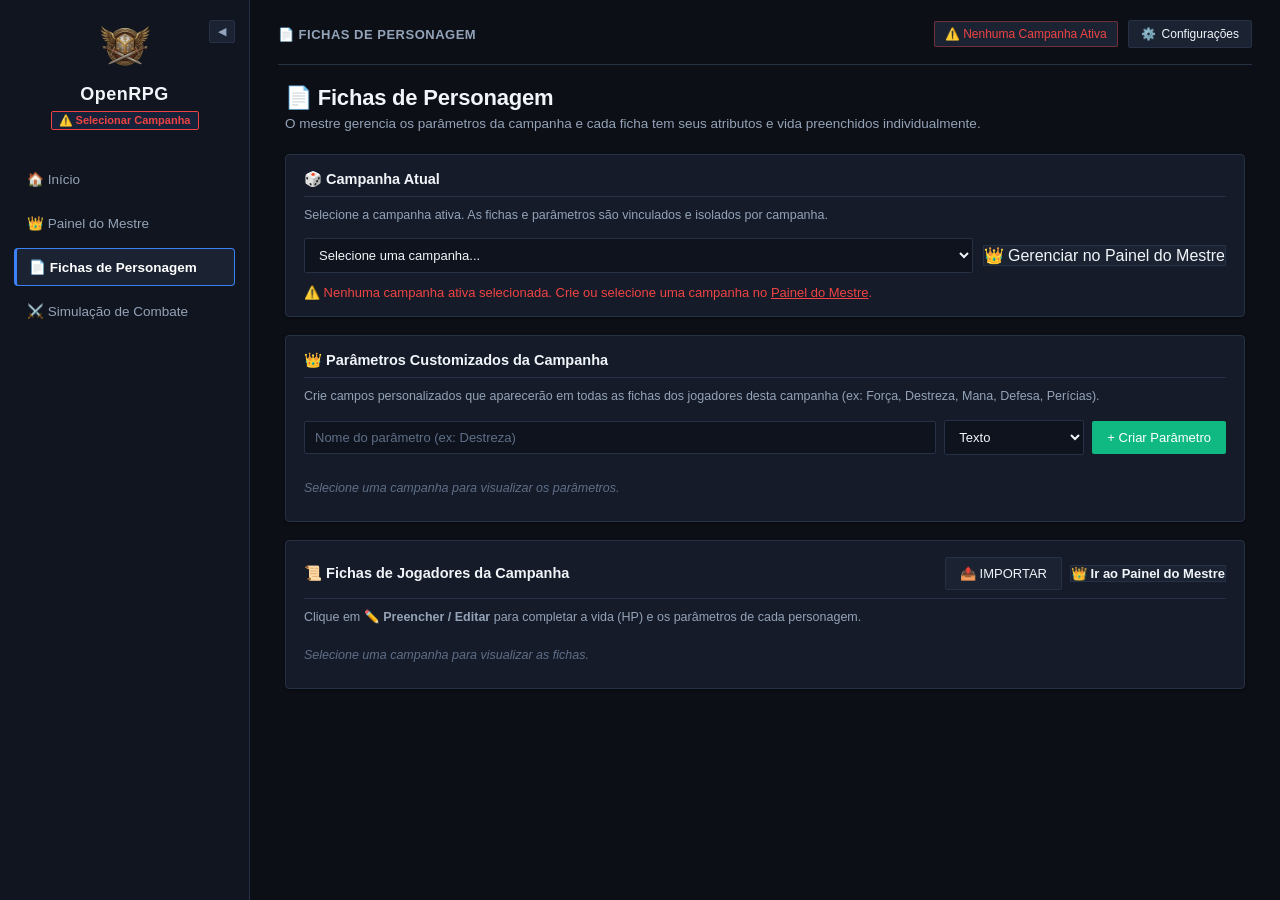
<file: fichas.html>
<!DOCTYPE html>
<html lang="pt-BR">
<head>
  <meta charset="UTF-8">
  <meta name="viewport" content="width=device-width, initial-scale=1.0">
  <title>OpenRPG - Fichas de Personagem</title>
  <link rel="stylesheet" href="style.css">
  <script src="settings.js" defer></script>
</head>
<body>
  <div class="app-container">
    
    <!-- Sidebar -->
    <aside id="sidebar" class="sidebar">
      <div class="brand">
        <button class="btn-toggle-sidebar" onclick="toggleSidebar()" title="Recolher menu lateral">◀</button>
        <img src="img/icon.webp" alt="OpenRPG" class="brand-icon">
        <h1>OpenRPG</h1>
        <div id="sidebar-campanha" class="sidebar-campaign-info"></div>
      </div>
      <nav class="nav-menu">
        <a id="btn-tab-home" class="nav-btn" href="index.html">
          🏠 Início
        </a>
        <a id="btn-tab-mestre" class="nav-btn" href="mestre.html">
          👑 Painel do Mestre
        </a>
        <a id="btn-tab-fichas" class="nav-btn active" href="fichas.html">
          📄 Fichas de Personagem
        </a>
        <a id="btn-tab-sessao" class="nav-btn" href="combate.html">
          ⚔️ Simulação de Combate
        </a>
      </nav>
    </aside>
    <div id="sidebar-backdrop" class="sidebar-backdrop" onclick="toggleSidebar()"></div>

    <!-- Main Content -->
    <main class="main-content">
      
      <!-- Top Bar -->
      <header class="top-nav-bar">
        <div class="top-nav-left">
          <button class="btn-sidebar-toggle" onclick="toggleSidebar()" title="Abrir ou fechar menu lateral">
            ☰ Menu
          </button>
          <div class="top-page-badge">
            📄 Fichas de Personagem
          </div>
        </div>
        <div class="top-nav-right">
          <div id="top-camp-indicator" class="top-camp-pill" style="display: none;"></div>
          <button class="btn-settings" onclick="abrirConfiguracoes()" title="Configurações do sistema">
            ⚙️ <span class="btn-settings-text">Configurações</span>
          </button>
        </div>
      </header>

      <section class="section-container" style="max-width: 960px; margin: 0 auto;">
        
        <div class="section-header">
          <h2>📄 Fichas de Personagem</h2>
          <p>
            O mestre gerencia os parâmetros da campanha e cada ficha tem seus atributos e vida preenchidos individualmente.
          </p>
        </div>

        <!-- 1. Campanha da Ficha -->
        <div class="panel">
          <div class="panel-title">🎲 Campanha Atual</div>
          <p class="panel-subtitle">
            Selecione a campanha ativa. As fichas e parâmetros são vinculados e isolados por campanha.
          </p>
          <div style="display: flex; gap: 10px; margin-top: 14px; flex-wrap: wrap; align-items: center;">
            <select id="seletor-campanha-ficha" onchange="selecionarCampanhaFicha(this.value)" style="flex: 1; min-width: 220px;">
              <option value="">Selecione uma campanha...</option>
            </select>
            <a href="mestre.html" class="btn-secondary" style="text-decoration: none;">👑 Gerenciar no Painel do Mestre</a>
          </div>
          <div id="aviso-sem-campanha-ficha" style="display: none; margin-top: 12px; color: var(--danger); font-size: 13px;">
            ⚠️ Nenhuma campanha ativa selecionada. Crie ou selecione uma campanha no <a href="mestre.html" style="color: var(--danger); text-decoration: underline;">Painel do Mestre</a>.
          </div>
        </div>

        <!-- 2. Parâmetros da Ficha (Mestre) -->
        <div class="panel">
          <div class="panel-title">👑 Parâmetros Customizados da Campanha</div>
          <p class="panel-subtitle">
            Crie campos personalizados que aparecerão em todas as fichas dos jogadores desta campanha (ex: Força, Destreza, Mana, Defesa, Perícias).
          </p>

          <div class="form-grid" style="margin-top: 14px;">
            <input id="nome-parametro" type="text" placeholder="Nome do parâmetro (ex: Destreza)">
            <select id="tipo-parametro" style="max-width: 140px;">
              <option value="text">Texto</option>
              <option value="number">Número</option>
            </select>
            <button class="btn-success" onclick="criarParametro()">+ Criar Parâmetro</button>
          </div>

          <div id="lista-parametros" style="margin-top: 16px;"></div>
        </div>

        <!-- 3. Editor de Ficha (Aparece ao selecionar ou editar uma ficha) -->
        <div id="ficha-editor" class="panel" style="display: none; border-color: var(--accent);">
          <div class="panel-title" style="display: flex; justify-content: space-between; align-items: center;">
            <span id="editor-title">✏️ Preencher Dados da Ficha</span>
            <button class="btn-secondary" onclick="fecharEditor()" style="padding: 4px 10px; font-size: 12px;">✕ Fechar</button>
          </div>
          <p class="panel-subtitle">
            Preencha os atributos, vida máxima (HP) e dados do personagem selecionado.
          </p>

          <div id="campos-ficha"></div>

          <div style="display: flex; gap: 10px; margin-top: 22px; flex-wrap: wrap;">
            <button class="btn-success" onclick="salvarFicha()">💾 Salvar Alterações</button>
            <button class="btn-copy" onclick="enviarEditandoParaCombate()">⚔️ Enviar para Combate</button>
            <button class="btn-danger" onclick="excluirFicha()">🗑️ Excluir Ficha</button>
            <button class="btn-secondary" onclick="fecharEditor()">✕ Cancelar</button>
          </div>
        </div>

        <!-- 4. Fichas dos Jogadores Cadastrados -->
        <div class="panel">
          <div class="panel-title" style="display: flex; justify-content: space-between; align-items: center; flex-wrap: wrap; gap: 8px;">
            <span>📜 Fichas de Jogadores da Campanha</span>
            <div style="display: flex; gap: 8px; align-items: center; flex-wrap: wrap;">
              <button class="btn-secondary" onclick="document.getElementById('importar-ficha-camp-file').click()" style="font-size: 13px;" title="Importar arquivo JSON de ficha individual para esta campanha">
                📤 IMPORTAR
              </button>
              <input type="file" id="importar-ficha-camp-file" accept=".json" style="display: none;" onchange="importarFichaParaCampanha(event)">
              <a href="mestre.html" class="btn-secondary" style="font-size: 13px; text-decoration: none;">👑 Ir ao Painel do Mestre</a>
            </div>
          </div>
          <p class="panel-subtitle">
            Clique em <strong>✏️ Preencher / Editar</strong> para completar a vida (HP) e os parâmetros de cada personagem.
          </p>

          <div id="lista-fichas" class="player-list"></div>
        </div>

      </section>

    </main>
  </div>

  <!-- Modal de Configurações -->
  <div id="settings-modal" class="modal-overlay" onclick="fecharConfiguracoesPorFora(event)">
    <div class="modal-container">
      <div class="modal-header">
        <h3>⚙️ Configurações</h3>
        <button class="btn-close-modal" onclick="fecharConfiguracoes()">✕</button>
      </div>
      <div class="modal-body">
        
        <!-- Opção 1: Tema Padrão -->
        <div class="settings-section">
          <div class="settings-section-head">
            <span class="settings-section-title">🎨 Temas Padrão</span>
            <span class="settings-badge" style="background: var(--accent-subtle); color: var(--accent); border-color: rgba(59, 130, 246, 0.3);">Ativo</span>
          </div>
          <p class="settings-desc">Escolha uma das paletas oficiais prontas para uso:</p>
          <div class="theme-preview-grid">
            <div class="theme-card-option" data-theme="dark-obsidian" onclick="selecionarTema('dark-obsidian')">
              <strong>🌑 Dark Obsidian</strong>
              <span>Tema escuro focado em contraste e clareza</span>
            </div>
            <div class="theme-card-option" data-theme="pergaminho" onclick="selecionarTema('pergaminho')">
              <strong>📜 Pergaminho Fantasia</strong>
              <span>Tons terrosos e estética de tomo medieval</span>
            </div>
            <div class="theme-card-option" data-theme="cyberpunk" onclick="selecionarTema('cyberpunk')">
              <strong>🌆 Cyberpunk Night</strong>
              <span>Tons de azul profundo e detalhes ciberpunk</span>
            </div>
            <div class="theme-card-option" data-theme="grimdark" onclick="selecionarTema('grimdark')">
              <strong>⚔️ Grimdark Monocromo</strong>
              <span>Cinza e grafite com alto foco funcional</span>
            </div>
          </div>
        </div>

        <!-- Opção 1.1: Tema Personalizado -->
        <div class="settings-section">
          <div class="settings-section-head">
            <span class="settings-section-title">🛠️ Tema Personalizado</span>
          </div>
          <p class="settings-desc">Crie sua própria paleta de cores, configure imagem de fundo e compartilhe via JSON:</p>
          <div id="theme-card-custom" class="theme-card-option" style="margin-top: 6px;" onclick="selecionarTema('custom')">
            <strong id="theme-custom-active-name">🛠️ Tema Personalizado</strong>
            <span>Paleta personalizada com suporte a cores e imagem de fundo</span>
          </div>
          <div class="theme-custom-actions">
            <button type="button" class="btn-secondary" style="font-size: 11.5px; padding: 6px 10px;" onclick="abrirCriadorTema()">🎨 Editar Tema</button>
            <button type="button" class="btn-secondary" style="font-size: 11.5px; padding: 6px 10px;" onclick="exportarTemaJSON()">📤 Exportar (.json)</button>
            <button type="button" class="btn-secondary" style="font-size: 11.5px; padding: 6px 10px;" onclick="document.getElementById('theme-import-input').click()">📥 Importar (.json)</button>
            <button type="button" class="btn-secondary" style="font-size: 11.5px; padding: 6px 10px; color: var(--danger);" onclick="deletarTemaCustomizado()">🗑️ Excluir</button>
            <input type="file" id="theme-import-input" accept=".json" onchange="importarTemaJSON(event)" style="display: none;">
          </div>
        </div>

        <!-- Opção 2: Acessibilidade -->
        <div class="settings-section">
          <div class="settings-section-head">
            <span class="settings-section-title">♿ Opções de Acessibilidade</span>
            <span class="settings-badge" style="background: var(--accent-subtle); color: var(--accent); border-color: rgba(59, 130, 246, 0.3);">Ativo</span>
          </div>
          <p class="settings-desc">Recursos pensados para tornar a experiência de mestrar e jogar mais inclusiva e acessível:</p>
          <div class="a11y-list">
            <div class="a11y-item">
              <div class="a11y-item-info">
                <strong>🔠 Ajuste da Escala de Texto</strong>
                <span>Amplie o tamanho das fontes para leitura confortável</span>
              </div>
              <select id="cfg-escala" class="settings-control-select" onchange="salvarConfiguracao('escala', this.value)">
                <option value="100">Normal (100%)</option>
                <option value="medio">Médio (110%)</option>
                <option value="grande">Grande (125%)</option>
              </select>
            </div>
            <div class="a11y-item">
              <div class="a11y-item-info">
                <strong>👁️ Modo de Alto Contraste</strong>
                <span>Realce de bordas e contraste reforçado para baixa visão</span>
              </div>
              <label class="settings-switch">
                <input type="checkbox" id="cfg-contraste" onchange="salvarConfiguracao('altoContraste', this.checked)">
                <span class="slider"></span>
              </label>
            </div>
            <div class="a11y-item">
              <div class="a11y-item-info">
                <strong>📖 Fonte Especial para Dislexia</strong>
                <span>Alternar para a tipografia Lexend facilitando a leitura rápida</span>
              </div>
              <label class="settings-switch">
                <input type="checkbox" id="cfg-dislexia" onchange="salvarConfiguracao('dislexia', this.checked)">
                <span class="slider"></span>
              </label>
            </div>
            <div class="a11y-item">
              <div class="a11y-item-info">
                <strong>🛑 Redução de Animações</strong>
                <span>Desativa transições para evitar sobrecarga sensorial</span>
              </div>
              <label class="settings-switch">
                <input type="checkbox" id="cfg-animacoes" onchange="salvarConfiguracao('reduzirAnimacoes', this.checked)">
                <span class="slider"></span>
              </label>
            </div>
            <div class="a11y-item">
              <div class="a11y-item-info">
                <strong>🔊 Feedback Sonoro de Dados</strong>
                <span>Sons discretos ao rolar e anúncio falado do resultado</span>
              </div>
              <label class="settings-switch">
                <input type="checkbox" id="cfg-som" onchange="salvarConfiguracao('somDados', this.checked)">
                <span class="slider"></span>
              </label>
            </div>
            <div class="a11y-item">
              <div class="a11y-item-info">
                <strong>⌨️ Atalhos Rápidos de Teclado</strong>
                <span>Combate (Espaço/Setas), Mestre (1 a 7 para dados) e Esc</span>
              </div>
              <label class="settings-switch">
                <input type="checkbox" id="cfg-atalhos" onchange="salvarConfiguracao('atalhos', this.checked)">
                <span class="slider"></span>
              </label>
            </div>
          </div>
        </div>

        <!-- Opção 3: Exportar JSON -->
        <div class="settings-section">
          <div class="settings-section-head">
            <span class="settings-section-title">💾 Backup da Campanha</span>
            <span class="settings-badge" style="background: var(--accent-subtle); color: var(--accent); border-color: rgba(59, 130, 246, 0.3);">Ativo</span>
          </div>
          <p class="settings-desc">Exportação e importação de dados da campanha para portabilidade e segurança.</p>
          <div class="export-box">
            <div>
              <strong style="font-size: 13px; color: var(--text-main);">Exportar JSON Geral da Campanha Ativa</strong>
              <div style="font-size: 11px; color: var(--text-muted); margin-top: 2px;">
                Gera um arquivo compacto com fichas, anotações e parâmetros salvos.
              </div>
            </div>
            <button class="btn-secondary" onclick="exportarBackupCampanha()" title="Baixar backup da campanha ativa">
              📥 Baixar JSON
            </button>
          </div>
          <div class="export-box" style="margin-top: 8px;">
            <div>
              <strong style="font-size: 13px; color: var(--text-main);">Importar JSON de Campanha</strong>
              <div style="font-size: 11px; color: var(--text-muted); margin-top: 2px;">
                Restaura fichas, anotações e parâmetros a partir de um backup.
              </div>
            </div>
            <button class="btn-secondary" onclick="document.getElementById('backup-file-input').click()" title="Importar backup de campanha">
              📤 Importar JSON
            </button>
            <input type="file" id="backup-file-input" accept=".json" style="display: none;" onchange="importarBackupCampanha(event)">
          </div>
        </div>

      </div>
      <div class="modal-footer">
        <button class="btn-secondary" onclick="fecharConfiguracoes()">Fechar</button>
      </div>
    </div>
  </div>

  <script>
    /* ==================================================
       SIDEBAR & ESTADO GERAL
    ================================================== */
    function toggleSidebar() {
      const sidebar = document.getElementById('sidebar');
      const backdrop = document.getElementById('sidebar-backdrop');
      if (!sidebar) return;

      const isCollapsed = sidebar.classList.toggle('collapsed');
      if (backdrop) {
        if (!isCollapsed && window.innerWidth <= 960) {
          backdrop.classList.add('active');
        } else {
          backdrop.classList.remove('active');
        }
      }
      localStorage.setItem('openrpg_sidebar_collapsed', isCollapsed ? 'true' : 'false');
    }

    function aplicarEstadoSidebar() {
      const sidebar = document.getElementById('sidebar');
      const backdrop = document.getElementById('sidebar-backdrop');
      if (!sidebar) return;

      const saved = localStorage.getItem('openrpg_sidebar_collapsed');
      if (saved !== null) {
        sidebar.classList.toggle('collapsed', saved === 'true');
      } else {
        const defaultCollapsed = window.innerWidth <= 960;
        sidebar.classList.toggle('collapsed', defaultCollapsed);
      }
      if (backdrop) {
        backdrop.classList.remove('active');
      }
    }

    function escapeHTML(texto) {
      const div = document.createElement('div');
      div.textContent = texto == null ? '' : String(texto);
      return div.innerHTML;
    }

    /* ==================================================
       CAMPANHA
    ================================================== */
    let campanhas = [];
    let campanhaAtiva = JSON.parse(localStorage.getItem('openrpg_campanha_ativa') || 'null');

    function carregarCampanhas() {
      campanhas = JSON.parse(localStorage.getItem('openrpg_campanhas') || '[]');
    }

    function carregarCampanhaSidebar() {
      const elSidebar = document.getElementById('sidebar-campanha');
      const elTop = document.getElementById('top-camp-indicator');

      if (campanhaAtiva && campanhaAtiva.nome) {
        if (elSidebar) elSidebar.innerHTML = `<span class="camp-tag">🎲 ${escapeHTML(campanhaAtiva.nome)}</span>`;
        if (elTop) {
          elTop.style.display = 'inline-flex';
          elTop.style.borderColor = 'var(--border-color)';
          elTop.innerHTML = `🎲 ${escapeHTML(campanhaAtiva.nome)}`;
        }
      } else {
        if (elSidebar) elSidebar.innerHTML = `<a href="mestre.html" class="camp-tag" style="text-decoration:none; border-color:var(--danger); color:var(--danger);">⚠️ Selecionar Campanha</a>`;
        if (elTop) {
          elTop.style.display = 'inline-flex';
          elTop.style.borderColor = 'rgba(239, 68, 68, 0.4)';
          elTop.innerHTML = `<a href="mestre.html" style="color: var(--danger); text-decoration: none;">⚠️ Nenhuma Campanha Ativa</a>`;
        }
      }
    }

    function renderSeletorCampanha() {
      carregarCampanhas();
      const seletor = document.getElementById('seletor-campanha-ficha');
      const aviso = document.getElementById('aviso-sem-campanha-ficha');

      seletor.innerHTML = '<option value="">Selecione uma campanha...</option>';

      campanhas.forEach(campanha => {
        const option = document.createElement('option');
        option.value = campanha.id;
        option.textContent = campanha.nome;
        if (campanhaAtiva && String(campanhaAtiva.id) === String(campanha.id)) {
          option.selected = true;
        }
        seletor.appendChild(option);
      });

      if (campanhaAtiva) {
        aviso.style.display = 'none';
      } else {
        aviso.style.display = 'block';
      }

      carregarCampanhaSidebar();
    }

    function selecionarCampanhaFicha(id) {
      if (!id) {
        campanhaAtiva = null;
        localStorage.removeItem('openrpg_campanha_ativa');
        parametros = [];
        fichas = [];
        fichaEditando = null;
        fecharEditor();
        renderSeletorCampanha();
        renderParametros();
        renderFichas();
        return;
      }

      const campanha = campanhas.find(c => String(c.id) === String(id));
      if (!campanha) return;

      campanhaAtiva = campanha;
      localStorage.setItem('openrpg_campanha_ativa', JSON.stringify(campanhaAtiva));
      fichaEditando = null;
      fecharEditor();
      carregarDados();
      renderSeletorCampanha();
      renderParametros();
      renderFichas();
    }

    /* ==================================================
       DADOS (FICHAS & PARÂMETROS)
    ================================================== */
    let parametros = [];
    let fichas = [];
    let fichaEditando = null;

    function carregarDados() {
      if (!campanhaAtiva) {
        parametros = [];
        fichas = [];
        return;
      }

      parametros = JSON.parse(localStorage.getItem(`openrpg_parametros_${campanhaAtiva.id}`) || '[]');
      fichas = JSON.parse(localStorage.getItem(`openrpg_fichas_${campanhaAtiva.id}`) || '[]');

      fichas.forEach(f => {
        if (!f.personagem) f.personagem = f.jogador;
        if (f.vida === undefined || f.vida === null) f.vida = 0;
        if (f.iniciativa === undefined || f.iniciativa === null) f.iniciativa = 0;
        if (f.defesa === undefined || f.defesa === null) f.defesa = 10;
        if (f.mochila === undefined || f.mochila === null) f.mochila = '';
      });
    }

    function salvarDados() {
      if (!campanhaAtiva) return;
      localStorage.setItem(`openrpg_parametros_${campanhaAtiva.id}`, JSON.stringify(parametros));
      localStorage.setItem(`openrpg_fichas_${campanhaAtiva.id}`, JSON.stringify(fichas));
    }

    /* ==================================================
       PARÂMETROS
    ================================================== */
    function criarParametro() {
      if (!campanhaAtiva) {
        mostrarToast('Selecione uma campanha primeiro.', 'aviso');
        return;
      }

      const input = document.getElementById('nome-parametro');
      const nome = input.value.trim();
      const tipo = document.getElementById('tipo-parametro').value;

      if (!nome) {
        mostrarToast('Digite o nome do parâmetro.', 'aviso');
        return;
      }

      const parametro = {
        id: Date.now(),
        nome: nome,
        tipo: tipo
      };

      parametros.push(parametro);

      fichas.forEach(ficha => {
        if (!ficha.dados) ficha.dados = {};
        ficha.dados[parametro.id] = '';
      });

      salvarDados();
      input.value = '';
      renderParametros();
      if (fichaEditando) editarFicha(fichaEditando.id);
    }

    function excluirParametro(id) {
      if (!confirm('Deseja excluir este parâmetro de todas as fichas da campanha?')) return;
      parametros = parametros.filter(p => p.id !== id);
      fichas.forEach(ficha => {
        if (ficha.dados) delete ficha.dados[id];
      });
      salvarDados();
      renderParametros();
      if (fichaEditando) editarFicha(fichaEditando.id);
    }

    function renderParametros() {
      const lista = document.getElementById('lista-parametros');
      if (!campanhaAtiva) {
        lista.innerHTML = '<p class="empty-message">Selecione uma campanha para visualizar os parâmetros.</p>';
        return;
      }

      if (parametros.length === 0) {
        lista.innerHTML = '<p class="empty-message">Nenhum parâmetro customizado criado ainda. Crie parâmetros como Atributos ou Perícias acima.</p>';
        return;
      }

      lista.innerHTML = parametros.map(parametro => `
        <div class="player-item" style="margin-bottom: 8px;">
          <div>
            <strong>${escapeHTML(parametro.nome)}</strong>
            <span style="color: var(--text-muted); margin-left: 10px; font-size: 12px;">
              Tipo: ${parametro.tipo === 'number' ? 'Numérico' : 'Texto'}
            </span>
          </div>
          <button class="btn-danger" onclick="excluirParametro(${parametro.id})" title="Excluir parâmetro">✕</button>
        </div>
      `).join('');
    }

    /* ==================================================
       LISTAGEM DE FICHAS
    ================================================== */
    function renderFichas() {
      const lista = document.getElementById('lista-fichas');

      if (!campanhaAtiva) {
        lista.innerHTML = '<p class="empty-message">Selecione uma campanha para visualizar as fichas.</p>';
        return;
      }

      if (fichas.length === 0) {
        lista.innerHTML = `
          <div class="empty-message">
            Nenhuma ficha cadastrada ainda nesta campanha. Cadastre jogadores no 
            <a href="mestre.html" style="color: var(--accent);">Painel do Mestre</a> para começar.
          </div>
        `;
        return;
      }

      lista.innerHTML = fichas.map(ficha => {
        const hpPreenchido = ficha.vida && parseInt(ficha.vida) > 0;
        const hpBadge = hpPreenchido
          ? `<span style="color: #34d399; font-weight: 600;">🩸 Vida: ${ficha.vida}</span>`
          : `<span style="color: var(--text-subtle); font-style: italic;">🩸 HP não definido</span>`;

        const inicBadge = `<span style="color: #60a5fa; font-weight: 500;">🎯 Inic: ${ficha.iniciativa ?? 0}</span>`;
        const defBadge = `<span style="color: #cbd5e1; font-weight: 500;">🛡️ Defesa: ${ficha.defesa ?? 10}</span>`;

        const mochilaPreview = ficha.mochila && ficha.mochila.trim()
          ? `<div style="font-size: 11px; color: var(--text-subtle); margin-top: 3px; max-width: 480px; white-space: nowrap; overflow: hidden; text-overflow: ellipsis;">🎒 Mochila: ${escapeHTML(ficha.mochila)}</div>`
          : '';

        return `
          <div class="player-item">
            <div class="player-info">
              <strong>🗡️ ${escapeHTML(ficha.personagem || ficha.jogador)} <span style="font-weight: normal; color: var(--text-muted); font-size: 13px;">(Jogador: ${escapeHTML(ficha.jogador)})</span></strong>
              <div style="display: flex; gap: 8px; align-items: center; flex-wrap: wrap; margin-top: 2px; font-size: 12px;">
                ${hpBadge}
                <span style="color: var(--border-color);">|</span>
                ${inicBadge}
                <span style="color: var(--border-color);">|</span>
                ${defBadge}
              </div>
              ${mochilaPreview}
            </div>
            <div style="display: flex; gap: 8px; align-items: center; flex-wrap: wrap;">
              <button class="btn-copy" onclick="editarFicha(${ficha.id})" title="Preencher atributos, vida, iniciativa, defesa e mochila">✏️ Preencher / Editar</button>
              <button class="btn-secondary" onclick="exportarFichaPorId(${ficha.id})" title="Exportar apenas esta ficha individual em JSON">📥 EXPORTAR</button>
              <button class="btn-success" onclick="enviarFichaParaCombate(${ficha.id})" title="Enviar personagem para simulação de combate">⚔️ Ao Combate</button>
              <button class="btn-danger" onclick="excluirFichaPorId(${ficha.id})" title="Excluir ficha">✕</button>
            </div>
          </div>
        `;
      }).join('');
    }

    function importarFichaParaCampanha(event) {
      if (!campanhaAtiva) {
        mostrarToast('Selecione uma campanha antes de importar uma ficha.', 'aviso');
        return;
      }
      const file = event.target.files && event.target.files[0];
      if (!file) return;

      const reader = new FileReader();
      reader.onload = function(e) {
        try {
          const json = JSON.parse(e.target.result);
          let f = (json.tipo === 'openrpg_ficha_individual' && json.ficha) ? json.ficha : json;
          if (!f || (!f.jogador && !f.personagem)) {
            return mostrarToast('Arquivo JSON não possui formato de ficha válido.', 'erro');
          }

          const novaFicha = {
            id: Date.now() + Math.floor(Math.random() * 1000),
            jogador: f.jogador || f.personagem || 'Jogador',
            personagem: f.personagem || f.jogador || 'Personagem',
            vida: parseInt(f.vida) || 0,
            iniciativa: parseInt(f.iniciativa) || 0,
            defesa: parseInt(f.defesa) || 10,
            mochila: f.mochila || '',
            notas: f.notas || '',
            dados: f.dados || {}
          };

          if (Array.isArray(f.atributos)) {
            f.atributos.forEach(a => {
              novaFicha.dados[a.id || a.nome] = a.valor;
            });
          }

          fichas.push(novaFicha);
          salvarDados();
          renderFichas();
          mostrarToast(`Ficha de "${novaFicha.personagem}" importada com sucesso!`, 'sucesso');
        } catch (err) {
          mostrarToast('Erro ao ler arquivo JSON: ' + err.message, 'erro');
        }
      };
      reader.readAsText(file);
      event.target.value = '';
    }

    function exportarFichaPorId(id) {
      const ficha = fichas.find(f => f.id === id);
      if (!ficha) return;
      exportarFichaIndividual(ficha, campanhaAtiva ? campanhaAtiva.nome : '');
    }

    function enviarFichaParaCombate(id) {
      const ficha = fichas.find(f => f.id === id);
      if (!ficha) return;

      const campKey = campanhaAtiva ? `_${campanhaAtiva.id}` : '';
      let combatState = { rodada: 1, turnoAtual: 0, combatentes: [] };
      const salvo = localStorage.getItem(`openrpg_combat_sim_${campKey}`);
      if (salvo) {
        try { combatState = JSON.parse(salvo); } catch(e) {}
      }

      const vida = parseInt(ficha.vida) > 0 ? parseInt(ficha.vida) : 20;
      const inic = parseInt(ficha.iniciativa) || 10;
      const ca = parseInt(ficha.defesa) || 10;
      const mochilaNota = ficha.mochila ? `Mochila: ${ficha.mochila}` : '';

      combatState.combatentes.push({
        id: Date.now() + Math.random(),
        fichaId: ficha.id,
        nome: ficha.personagem || ficha.jogador || 'Personagem',
        faccao: 'player',
        vidaAtual: vida,
        vidaMax: vida,
        inic: inic,
        ca: ca,
        condicoes: [],
        notas: mochilaNota || `Jogador: ${ficha.jogador}`
      });

      localStorage.setItem(`openrpg_combat_sim_${campKey}`, JSON.stringify(combatState));
      localStorage.setItem(`openrpg_personagens${campKey}`, JSON.stringify(combatState.combatentes));
      window.location.href = 'combate.html';
    }

    function enviarEditandoParaCombate() {
      if (!fichaEditando) return;
      salvarFicha(false);
      enviarFichaParaCombate(fichaEditando.id);
    }

    /* ==================================================
       EDITAR / PREENCHER DADOS DA FICHA
       (Vida, Iniciativa, Defesa e Mochila são obrigatórios)
    ================================================== */
    function editarFicha(id) {
      const ficha = fichas.find(f => f.id === id);
      if (!ficha) return;

      fichaEditando = ficha;
      if (!ficha.dados) ficha.dados = {};

      const editor = document.getElementById('ficha-editor');
      const editorTitle = document.getElementById('editor-title');
      const campos = document.getElementById('campos-ficha');

      editorTitle.innerHTML = `✏️ Editando Ficha: <span style="color: var(--accent);">${escapeHTML(ficha.personagem || ficha.jogador)}</span>`;

      // Campos base obrigatórios: Jogador, Personagem, Vida, Iniciativa, Defesa e Mochila
      campos.innerHTML = `
        <!-- Identificação e Estatísticas Obrigatórias -->
        <div style="background: var(--bg-card); padding: 14px 16px; border-radius: var(--radius-md); border: 1px solid var(--border-color); margin-bottom: 14px;">
          <h4 style="font-size: 12px; text-transform: uppercase; letter-spacing: 0.5px; color: var(--text-muted); margin-bottom: 12px;">Identificação & Parâmetros Obrigatórios</h4>
          <div class="form-grid">
            <div style="flex: 1 1 170px;">
              <label style="font-size: 12px; color: var(--text-muted); display: block; margin-bottom: 4px; font-weight: 600;">👤 Nome do Jogador</label>
              <input id="edit-jogador" value="${escapeHTML(ficha.jogador || '')}" style="width: 100%;">
            </div>
            <div style="flex: 1 1 170px;">
              <label style="font-size: 12px; color: var(--text-muted); display: block; margin-bottom: 4px; font-weight: 600;">🗡️ Nome do Personagem</label>
              <input id="edit-personagem" value="${escapeHTML(ficha.personagem || ficha.jogador || '')}" style="width: 100%;">
            </div>
            <div style="flex: 0 1 110px;">
              <label style="font-size: 12px; color: #34d399; display: block; margin-bottom: 4px; font-weight: 700;">🩸 Vida Máx (HP) *</label>
              <input id="edit-vida" type="number" value="${ficha.vida || ''}" placeholder="ex: 25" style="width: 100%; border-color: rgba(16, 185, 129, 0.4);">
            </div>
            <div style="flex: 0 1 110px;">
              <label style="font-size: 12px; color: #60a5fa; display: block; margin-bottom: 4px; font-weight: 700;">🎯 Iniciativa *</label>
              <input id="edit-inic" type="number" value="${ficha.iniciativa ?? ''}" placeholder="ex: 12" style="width: 100%; border-color: rgba(96, 165, 250, 0.4);">
            </div>
            <div style="flex: 0 1 110px;">
              <label style="font-size: 12px; color: #e2e8f0; display: block; margin-bottom: 4px; font-weight: 700;">🛡️ Defesa (CA) *</label>
              <input id="edit-defesa" type="number" value="${ficha.defesa ?? ''}" placeholder="ex: 14" style="width: 100%; border-color: rgba(226, 232, 240, 0.4);">
            </div>
          </div>
        </div>

        <!-- Mochila / Inventário Obrigatório -->
        <div style="background: var(--bg-card); padding: 14px 16px; border-radius: var(--radius-md); border: 1px solid var(--border-color); margin-bottom: 14px;">
          <div style="display: flex; justify-content: space-between; align-items: center; margin-bottom: 6px;">
            <label style="font-size: 12px; color: var(--rpg-gold); font-weight: 700; text-transform: uppercase; letter-spacing: 0.5px;">
              🎒 Mochila / Inventário (Obrigatório)
            </label>
            <span style="font-size: 11px; color: var(--text-subtle);">O que o personagem carrega consigo</span>
          </div>
          <textarea 
            id="edit-mochila" 
            style="width: 100%; height: 95px; resize: vertical; line-height: 1.45;" 
            placeholder="Exemplo: Espada curta de aço, Arco longo, 20 flechas, 3 poções de cura, 50 peças de ouro, corda de 15m, ração de viagem para 5 dias..."
          >${escapeHTML(ficha.mochila || '')}</textarea>
        </div>

        <!-- Parâmetros Adicionais Customizados da Campanha -->
        ${parametros.length > 0 ? `
          <div style="background: var(--bg-card); padding: 14px 16px; border-radius: var(--radius-md); border: 1px solid var(--border-color); margin-bottom: 14px;">
            <h4 style="font-size: 12px; text-transform: uppercase; letter-spacing: 0.5px; color: var(--text-muted); margin-bottom: 10px;">Parâmetros Customizados da Campanha</h4>
            <div class="form-grid">
              ${parametros.map(p => {
                const valor = ficha.dados[p.id] ?? '';
                return `
                  <div style="flex: 1 1 160px;">
                    <label style="font-size: 12px; color: var(--text-main); display: block; margin-bottom: 4px; font-weight: 500;">${escapeHTML(p.nome)}</label>
                    <input id="campo-${p.id}" type="${p.tipo}" value="${escapeHTML(valor)}" style="width: 100%;">
                  </div>
                `;
              }).join('')}
            </div>
          </div>
        ` : ''}

        <!-- Anotações Gerais Adicionais -->
        <div style="background: var(--bg-card); padding: 14px 16px; border-radius: var(--radius-md); border: 1px solid var(--border-color);">
          <label style="font-size: 12px; color: var(--text-muted); display: block; margin-bottom: 4px; font-weight: 600;">📝 Anotações Gerais / Histórico / Magias (Opcional)</label>
          <textarea id="edit-notas" style="width: 100%; height: 75px; resize: vertical;" placeholder="História, perícias especiais, magias conhecidas, arquétipo...">${escapeHTML(ficha.notas || '')}</textarea>
        </div>
      `;

      editor.style.display = 'block';
      editor.scrollIntoView({ behavior: 'smooth', block: 'start' });
    }

    function salvarFicha(mostrarAlerta = true) {
      if (!fichaEditando) return;
      if (!fichaEditando.dados) fichaEditando.dados = {};

      const editJogador = document.getElementById('edit-jogador');
      const editPersonagem = document.getElementById('edit-personagem');
      const editVida = document.getElementById('edit-vida');
      const editInic = document.getElementById('edit-inic');
      const editDefesa = document.getElementById('edit-defesa');
      const editMochila = document.getElementById('edit-mochila');
      const editNotas = document.getElementById('edit-notas');

      if (editJogador) fichaEditando.jogador = editJogador.value.trim() || fichaEditando.jogador;
      if (editPersonagem) fichaEditando.personagem = editPersonagem.value.trim() || fichaEditando.jogador;
      if (editVida) fichaEditando.vida = parseInt(editVida.value) || 0;
      if (editInic) fichaEditando.iniciativa = parseInt(editInic.value) || 0;
      if (editDefesa) fichaEditando.defesa = parseInt(editDefesa.value) || 10;
      if (editMochila) fichaEditando.mochila = editMochila.value;
      if (editNotas) fichaEditando.notas = editNotas.value;

      parametros.forEach(parametro => {
        const campo = document.getElementById(`campo-${parametro.id}`);
        if (campo) {
          fichaEditando.dados[parametro.id] = campo.value;
        }
      });

      const nomeSalvo = fichaEditando.personagem || fichaEditando.jogador || 'Personagem';
      salvarDados();
      renderFichas();
      fecharEditor();
      if (mostrarAlerta) {
        mostrarToast(`Ficha de "${nomeSalvo}" salva com sucesso!`, 'sucesso');
      }
    }

    function excluirFichaPorId(id) {
      const ficha = fichas.find(f => f.id === id);
      if (!ficha) return;

      if (!confirm(`Deseja realmente excluir a ficha de "${ficha.personagem || ficha.jogador}"?`)) {
        return;
      }

      fichas = fichas.filter(f => f.id !== id);
      if (fichaEditando && fichaEditando.id === id) {
        fichaEditando = null;
        fecharEditor();
      }

      salvarDados();
      renderFichas();
    }

    function excluirFicha() {
      if (!fichaEditando) return;
      excluirFichaPorId(fichaEditando.id);
    }

    function fecharEditor() {
      const editor = document.getElementById('ficha-editor');
      if (editor) editor.style.display = 'none';
      fichaEditando = null;
    }

    // Configurações Modal
    function abrirConfiguracoes() {
      document.getElementById('settings-modal').classList.add('active');
    }

    function fecharConfiguracoes() {
      document.getElementById('settings-modal').classList.remove('active');
    }

    function fecharConfiguracoesPorFora(e) {
      if (e.target.id === 'settings-modal') {
        fecharConfiguracoes();
      }
    }

    document.addEventListener('keydown', (e) => {
      if (e.key === 'Escape') fecharConfiguracoes();
    });

    document.addEventListener('DOMContentLoaded', aplicarEstadoSidebar);

    // Init
    window.onload = function () {
      aplicarEstadoSidebar();
      carregarCampanhas();
      renderSeletorCampanha();
      carregarDados();
      renderParametros();
      renderFichas();
      carregarCampanhaSidebar();

      // Se abriu via link do Painel do Mestre (ex: fichas.html?id=123)
      const urlParams = new URLSearchParams(window.location.search);
      const idParam = urlParams.get('id');
      if (idParam) {
        editarFicha(parseInt(idParam));
      }
    };
  </script>
</body>
</html>
</file>
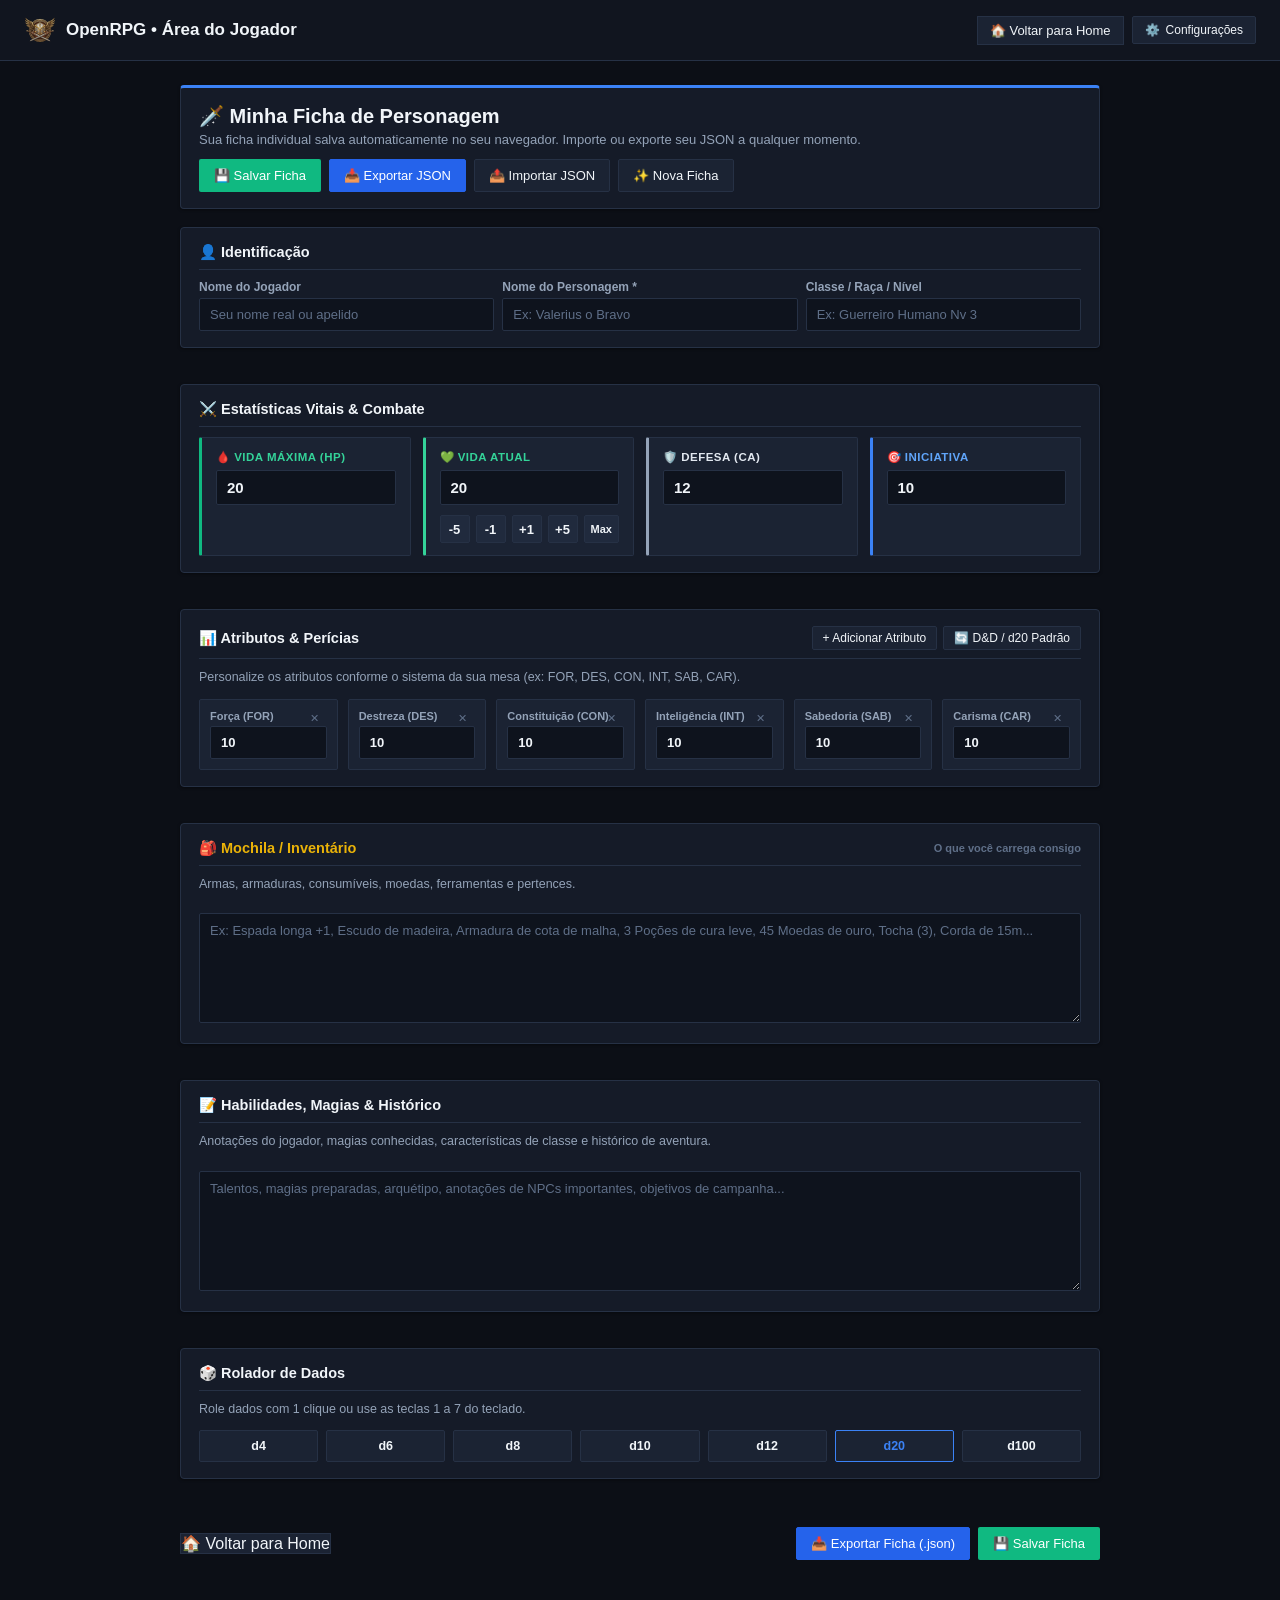
<file: jogador.html>
<!DOCTYPE html>
<html lang="pt-BR">
<head>
  <meta charset="UTF-8">
  <meta name="viewport" content="width=device-width, initial-scale=1.0">
  <title>OpenRPG - Minha Ficha de Jogador</title>
  <link rel="stylesheet" href="style.css">
  <script src="settings.js" defer></script>
  <style>
    .player-stat-box {
      background: var(--bg-card);
      border: 1px solid var(--border-color);
      border-radius: var(--radius-sm);
      padding: 12px 14px;
      display: flex;
      flex-direction: column;
      gap: 6px;
    }
    .player-stat-label {
      font-size: 11.5px;
      font-weight: 700;
      text-transform: uppercase;
      letter-spacing: 0.5px;
      display: flex;
      align-items: center;
      gap: 6px;
    }
    .hp-controls {
      display: flex;
      align-items: center;
      gap: 6px;
      margin-top: 4px;
    }
    .hp-btn {
      background: var(--bg-card-hover);
      border: 1px solid var(--border-color);
      color: var(--text-main);
      width: 28px;
      height: 28px;
      border-radius: var(--radius-sm);
      cursor: pointer;
      font-weight: 700;
      display: inline-flex;
      align-items: center;
      justify-content: center;
    }
    .hp-btn:hover {
      border-color: var(--accent);
      background: var(--border-color);
    }
    .attr-grid {
      display: grid;
      grid-template-columns: repeat(auto-fill, minmax(130px, 1fr));
      gap: 10px;
      margin-top: 10px;
    }
    .attr-card {
      background: var(--bg-card);
      border: 1px solid var(--border-color);
      border-radius: var(--radius-sm);
      padding: 10px;
      position: relative;
    }
    .attr-card-del {
      position: absolute;
      top: 4px;
      right: 4px;
      background: transparent;
      border: none;
      color: var(--text-subtle);
      cursor: pointer;
      font-size: 11px;
    }
    .attr-card-del:hover {
      color: var(--danger);
    }
  </style>
</head>
<body>
  <div class="standalone-container">
    
    <!-- Clean Top Header (Sem sidebar e sem vínculos de Mestre) -->
    <header class="standalone-header">
      <div style="display: flex; align-items: center; gap: 10px;">
        <img src="img/icon.webp" alt="OpenRPG" style="width: 32px; height: 32px; object-fit: contain;">
        <span style="font-size: 17px; font-weight: 700; color: var(--text-main);">OpenRPG • Área do Jogador</span>
      </div>
      <div style="display: flex; gap: 8px; align-items: center;">
        <a href="index.html" class="btn-secondary" style="text-decoration: none; padding: 6px 12px; font-size: 13px; display: inline-flex; align-items: center; gap: 6px;">
          🏠 Voltar para Home
        </a>
        <button class="btn-settings" onclick="abrirConfiguracoes()" title="Configurações e Acessibilidade">
          ⚙️ <span class="btn-settings-text">Configurações</span>
        </button>
      </div>
    </header>

    <!-- Main Content -->
    <main class="standalone-content">
      
      <!-- Header & Action Toolbar -->
      <div class="panel" style="border-top: 3px solid var(--accent); margin-bottom: 18px;">
        <div style="display: flex; justify-content: space-between; align-items: center; flex-wrap: wrap; gap: 12px;">
          <div>
            <h2 style="font-size: 20px; font-weight: 700; color: var(--text-main); margin-bottom: 4px;">
              🗡️ Minha Ficha de Personagem
            </h2>
            <p style="font-size: 13px; color: var(--text-muted);">
              Sua ficha individual salva automaticamente no seu navegador. Importe ou exporte seu JSON a qualquer momento.
            </p>
          </div>
          <div style="display: flex; gap: 8px; flex-wrap: wrap; align-items: center;">
            <button class="btn-success" onclick="salvarFichaJogador()" title="Salvar ficha localmente">
              💾 Salvar Ficha
            </button>
            <button class="btn-primary" onclick="exportarFichaJogador()" title="Baixar apenas esta ficha em arquivo JSON">
              📥 Exportar JSON
            </button>
            <button class="btn-secondary" onclick="document.getElementById('importar-ficha-file').click()" title="Importar arquivo JSON de ficha">
              📤 Importar JSON
            </button>
            <input type="file" id="importar-ficha-file" accept=".json" style="display: none;" onchange="importarFichaJogador(event)">
            <button class="btn-secondary" onclick="novaFichaJogador()" title="Criar uma nova ficha em branco">
              ✨ Nova Ficha
            </button>
          </div>
        </div>
      </div>

      <div style="display: flex; flex-direction: column; gap: 18px;">
        
        <!-- 1. Identificação do Personagem -->
        <div class="panel">
          <div class="panel-title">👤 Identificação</div>
          <div class="form-grid" style="margin-top: 10px;">
            <div style="flex: 1 1 200px;">
              <label style="font-size: 12px; color: var(--text-muted); display: block; margin-bottom: 4px; font-weight: 600;">Nome do Jogador</label>
              <input id="f-jogador" type="text" placeholder="Seu nome real ou apelido" style="width: 100%;">
            </div>
            <div style="flex: 1 1 200px;">
              <label style="font-size: 12px; color: var(--text-muted); display: block; margin-bottom: 4px; font-weight: 600;">Nome do Personagem *</label>
              <input id="f-personagem" type="text" placeholder="Ex: Valerius o Bravo" style="width: 100%;">
            </div>
            <div style="flex: 1 1 180px;">
              <label style="font-size: 12px; color: var(--text-muted); display: block; margin-bottom: 4px; font-weight: 600;">Classe / Raça / Nível</label>
              <input id="f-classe" type="text" placeholder="Ex: Guerreiro Humano Nv 3" style="width: 100%;">
            </div>
          </div>
        </div>

        <!-- 2. Estatísticas Principais de Combate -->
        <div class="panel">
          <div class="panel-title">⚔️ Estatísticas Vitais & Combate</div>
          <div style="display: grid; grid-template-columns: repeat(auto-fit, minmax(170px, 1fr)); gap: 12px; margin-top: 10px;">
            
            <!-- HP Máximo -->
            <div class="player-stat-box" style="border-left: 3px solid #10b981;">
              <span class="player-stat-label" style="color: #34d399;">🩸 Vida Máxima (HP)</span>
              <input id="f-vida-max" type="number" min="0" placeholder="Ex: 28" oninput="sincronizarVidaMax()" style="width: 100%; font-size: 15px; font-weight: 700;">
            </div>

            <!-- HP Atual -->
            <div class="player-stat-box" style="border-left: 3px solid #34d399;">
              <span class="player-stat-label" style="color: #34d399;">💚 Vida Atual</span>
              <input id="f-vida-atual" type="number" placeholder="Ex: 28" style="width: 100%; font-size: 15px; font-weight: 700;">
              <div class="hp-controls">
                <button class="hp-btn" onclick="alterarHP(-5)" title="-5 HP">-5</button>
                <button class="hp-btn" onclick="alterarHP(-1)" title="-1 HP">-1</button>
                <button class="hp-btn" onclick="alterarHP(1)" title="+1 HP">+1</button>
                <button class="hp-btn" onclick="alterarHP(5)" title="+5 HP">+5</button>
                <button class="hp-btn" onclick="restaurarHPFull()" title="Restaurar HP Máximo" style="width: auto; padding: 0 6px; font-size: 11px;">Max</button>
              </div>
            </div>

            <!-- Defesa / CA -->
            <div class="player-stat-box" style="border-left: 3px solid #94a3b8;">
              <span class="player-stat-label" style="color: #e2e8f0;">🛡️ Defesa (CA)</span>
              <input id="f-defesa" type="number" min="0" placeholder="Ex: 15" style="width: 100%; font-size: 15px; font-weight: 700;">
            </div>

            <!-- Iniciativa -->
            <div class="player-stat-box" style="border-left: 3px solid #3b82f6;">
              <span class="player-stat-label" style="color: #60a5fa;">🎯 Iniciativa</span>
              <input id="f-iniciativa" type="number" placeholder="Ex: 12" style="width: 100%; font-size: 15px; font-weight: 700;">
            </div>

          </div>
        </div>

        <!-- 3. Atributos & Modificadores -->
        <div class="panel">
          <div class="panel-title" style="display: flex; justify-content: space-between; align-items: center; flex-wrap: wrap; gap: 8px;">
            <span>📊 Atributos & Perícias</span>
            <div style="display: flex; gap: 6px;">
              <button class="btn-secondary" onclick="adicionarAtributoPrompt()" style="font-size: 12px; padding: 4px 10px;">
                + Adicionar Atributo
              </button>
              <button class="btn-secondary" onclick="carregarAtributosPadrao()" style="font-size: 12px; padding: 4px 10px;">
                🔄 D&D / d20 Padrão
              </button>
            </div>
          </div>
          <p class="panel-subtitle">Personalize os atributos conforme o sistema da sua mesa (ex: FOR, DES, CON, INT, SAB, CAR).</p>
          <div id="container-atributos" class="attr-grid"></div>
        </div>

        <!-- 4. Mochila & Inventário -->
        <div class="panel">
          <div class="panel-title" style="display: flex; justify-content: space-between; align-items: center;">
            <span style="color: var(--rpg-gold);">🎒 Mochila / Inventário</span>
            <span style="font-size: 11px; color: var(--text-subtle);">O que você carrega consigo</span>
          </div>
          <p class="panel-subtitle">Armas, armaduras, consumíveis, moedas, ferramentas e pertences.</p>
          <textarea id="f-mochila" style="width: 100%; height: 110px; resize: vertical; line-height: 1.45; font-family: inherit; margin-top: 8px;" placeholder="Ex: Espada longa +1, Escudo de madeira, Armadura de cota de malha, 3 Poções de cura leve, 45 Moedas de ouro, Tocha (3), Corda de 15m..."></textarea>
        </div>

        <!-- 5. Habilidades, Magias e Anotações -->
        <div class="panel">
          <div class="panel-title">📝 Habilidades, Magias & Histórico</div>
          <p class="panel-subtitle">Anotações do jogador, magias conhecidas, características de classe e histórico de aventura.</p>
          <textarea id="f-notas" style="width: 100%; height: 120px; resize: vertical; line-height: 1.45; font-family: inherit; margin-top: 8px;" placeholder="Talentos, magias preparadas, arquétipo, anotações de NPCs importantes, objetivos de campanha..."></textarea>
        </div>

        <!-- 6. Rolador de Dados Rápido do Jogador -->
        <div class="panel">
          <div class="panel-title" style="display: flex; justify-content: space-between; align-items: center;">
            <span>🎲 Rolador de Dados</span>
            <span id="player-dice-result" style="font-size: 15px; font-weight: 700; color: var(--accent);"></span>
          </div>
          <p class="panel-subtitle">Role dados com 1 clique ou use as teclas 1 a 7 do teclado.</p>
          <div style="display: flex; gap: 8px; flex-wrap: wrap; margin-top: 10px;">
            <button class="dice-btn" onclick="rolarDadoJogador(4)">d4</button>
            <button class="dice-btn" onclick="rolarDadoJogador(6)">d6</button>
            <button class="dice-btn" onclick="rolarDadoJogador(8)">d8</button>
            <button class="dice-btn" onclick="rolarDadoJogador(10)">d10</button>
            <button class="dice-btn" onclick="rolarDadoJogador(12)">d12</button>
            <button class="dice-btn" onclick="rolarDadoJogador(20)" style="border-color: var(--accent); color: var(--accent); font-weight: 700;">d20</button>
            <button class="dice-btn" onclick="rolarDadoJogador(100)">d100</button>
          </div>
        </div>

        <!-- Bottom Action Bar -->
        <div style="display: flex; justify-content: space-between; align-items: center; padding: 12px 0 24px; flex-wrap: wrap; gap: 10px;">
          <a href="index.html" class="btn-secondary" style="text-decoration: none;">
            🏠 Voltar para Home
          </a>
          <div style="display: flex; gap: 8px;">
            <button class="btn-primary" onclick="exportarFichaJogador()">
              📥 Exportar Ficha (.json)
            </button>
            <button class="btn-success" onclick="salvarFichaJogador()">
              💾 Salvar Ficha
            </button>
          </div>
        </div>

      </div>

    </main>
  </div>

  <!-- Modal de Configurações -->
  <div id="settings-modal" class="modal-overlay" onclick="fecharConfiguracoesPorFora(event)">
    <div class="modal-container">
      <div class="modal-header">
        <h3>⚙️ Configurações</h3>
        <button class="btn-close-modal" onclick="fecharConfiguracoes()">✕</button>
      </div>
      <div class="modal-body">
        
        <!-- Opção 1: Tema Padrão -->
        <div class="settings-section">
          <div class="settings-section-head">
            <span class="settings-section-title">🎨 Temas Padrão</span>
            <span class="settings-badge" style="background: var(--accent-subtle); color: var(--accent); border-color: rgba(59, 130, 246, 0.3);">Ativo</span>
          </div>
          <p class="settings-desc">Escolha uma das paletas oficiais prontas para uso:</p>
          <div class="theme-preview-grid">
            <div class="theme-card-option" data-theme="dark-obsidian" onclick="selecionarTema('dark-obsidian')">
              <strong>🌑 Dark Obsidian</strong>
              <span>Tema escuro focado em contraste e clareza</span>
            </div>
            <div class="theme-card-option" data-theme="pergaminho" onclick="selecionarTema('pergaminho')">
              <strong>📜 Pergaminho Fantasia</strong>
              <span>Tons terrosos e estética de tomo medieval</span>
            </div>
            <div class="theme-card-option" data-theme="cyberpunk" onclick="selecionarTema('cyberpunk')">
              <strong>🌆 Cyberpunk Night</strong>
              <span>Tons de azul profundo e detalhes ciberpunk</span>
            </div>
            <div class="theme-card-option" data-theme="grimdark" onclick="selecionarTema('grimdark')">
              <strong>⚔️ Grimdark Monocromo</strong>
              <span>Cinza e grafite com alto foco funcional</span>
            </div>
          </div>
        </div>

        <!-- Opção 1.1: Tema Personalizado -->
        <div class="settings-section">
          <div class="settings-section-head">
            <span class="settings-section-title">🛠️ Tema Personalizado</span>
          </div>
          <p class="settings-desc">Crie sua própria paleta de cores, configure imagem de fundo e compartilhe via JSON:</p>
          <div id="theme-card-custom" class="theme-card-option" style="margin-top: 6px;" onclick="selecionarTema('custom')">
            <strong id="theme-custom-active-name">🛠️ Tema Personalizado</strong>
            <span>Paleta personalizada com suporte a cores e imagem de fundo</span>
          </div>
          <div class="theme-custom-actions">
            <button type="button" class="btn-secondary" style="font-size: 11.5px; padding: 6px 10px;" onclick="abrirCriadorTema()">🎨 Editar Tema</button>
            <button type="button" class="btn-secondary" style="font-size: 11.5px; padding: 6px 10px;" onclick="exportarTemaJSON()">📤 Exportar (.json)</button>
            <button type="button" class="btn-secondary" style="font-size: 11.5px; padding: 6px 10px;" onclick="document.getElementById('theme-import-input').click()">📥 Importar (.json)</button>
            <button type="button" class="btn-secondary" style="font-size: 11.5px; padding: 6px 10px; color: var(--danger);" onclick="deletarTemaCustomizado()">🗑️ Excluir</button>
            <input type="file" id="theme-import-input" accept=".json" onchange="importarTemaJSON(event)" style="display: none;">
          </div>
        </div>

        <!-- Opção 2: Acessibilidade -->
        <div class="settings-section">
          <div class="settings-section-head">
            <span class="settings-section-title">♿ Opções de Acessibilidade</span>
            <span class="settings-badge" style="background: var(--accent-subtle); color: var(--accent); border-color: rgba(59, 130, 246, 0.3);">Ativo</span>
          </div>
          <p class="settings-desc">Recursos pensados para tornar a experiência de mestrar e jogar mais inclusiva e acessível:</p>
          <div class="a11y-list">
            <div class="a11y-item">
              <div class="a11y-item-info">
                <strong>🔠 Ajuste da Escala de Texto</strong>
                <span>Amplie o tamanho das fontes para leitura confortável</span>
              </div>
              <select id="cfg-escala" class="settings-control-select" onchange="salvarConfiguracao('escala', this.value)">
                <option value="100">Normal (100%)</option>
                <option value="medio">Médio (110%)</option>
                <option value="grande">Grande (125%)</option>
              </select>
            </div>
            <div class="a11y-item">
              <div class="a11y-item-info">
                <strong>👁️ Modo de Alto Contraste</strong>
                <span>Realce de bordas e contraste reforçado para baixa visão</span>
              </div>
              <label class="settings-switch">
                <input type="checkbox" id="cfg-contraste" onchange="salvarConfiguracao('altoContraste', this.checked)">
                <span class="slider"></span>
              </label>
            </div>
            <div class="a11y-item">
              <div class="a11y-item-info">
                <strong>📖 Fonte Especial para Dislexia</strong>
                <span>Alternar para a tipografia Lexend facilitando a leitura rápida</span>
              </div>
              <label class="settings-switch">
                <input type="checkbox" id="cfg-dislexia" onchange="salvarConfiguracao('dislexia', this.checked)">
                <span class="slider"></span>
              </label>
            </div>
            <div class="a11y-item">
              <div class="a11y-item-info">
                <strong>🛑 Redução de Animações</strong>
                <span>Desativa transições para evitar sobrecarga sensorial</span>
              </div>
              <label class="settings-switch">
                <input type="checkbox" id="cfg-animacoes" onchange="salvarConfiguracao('reduzirAnimacoes', this.checked)">
                <span class="slider"></span>
              </label>
            </div>
            <div class="a11y-item">
              <div class="a11y-item-info">
                <strong>🔊 Feedback Sonoro de Dados</strong>
                <span>Sons discretos ao rolar e anúncio falado do resultado</span>
              </div>
              <label class="settings-switch">
                <input type="checkbox" id="cfg-som" onchange="salvarConfiguracao('somDados', this.checked)">
                <span class="slider"></span>
              </label>
            </div>
            <div class="a11y-item">
              <div class="a11y-item-info">
                <strong>⌨️ Atalhos Rápidos de Teclado</strong>
                <span>Rolagem de dados (1 a 7) e Esc</span>
              </div>
              <label class="settings-switch">
                <input type="checkbox" id="cfg-atalhos" onchange="salvarConfiguracao('atalhos', this.checked)">
                <span class="slider"></span>
              </label>
            </div>
          </div>
        </div>

      </div>
      <div class="modal-footer">
        <button class="btn-secondary" onclick="fecharConfiguracoes()">Fechar</button>
      </div>
    </div>
  </div>

  <script>
    const STORAGE_KEY = 'openrpg_jogador_ficha';

    let fichaAtual = {
      jogador: '',
      personagem: '',
      classe: '',
      vida: 20,
      vidaAtual: 20,
      defesa: 12,
      iniciativa: 10,
      mochila: '',
      notas: '',
      atributos: [
        { id: 'for', nome: 'Força (FOR)', valor: '10' },
        { id: 'des', nome: 'Destreza (DES)', valor: '10' },
        { id: 'con', nome: 'Constituição (CON)', valor: '10' },
        { id: 'int', nome: 'Inteligência (INT)', valor: '10' },
        { id: 'sab', nome: 'Sabedoria (SAB)', valor: '10' },
        { id: 'car', nome: 'Carisma (CAR)', valor: '10' }
      ]
    };

    function escapeHTML(texto) {
      const div = document.createElement('div');
      div.textContent = texto == null ? '' : String(texto);
      return div.innerHTML;
    }

    // Carregar Ficha Salva
    function carregarFichaLocal() {
      const salvo = localStorage.getItem(STORAGE_KEY);
      if (salvo) {
        try {
          const dados = JSON.parse(salvo);
          if (dados && typeof dados === 'object') {
            normalizarFicha(dados);
          }
        } catch (e) {
          console.warn('Erro ao carregar ficha salva:', e);
        }
      }
      preencherFormulario();
    }

    function normalizarFicha(dados) {
      fichaAtual.jogador = dados.jogador || '';
      fichaAtual.personagem = dados.personagem || '';
      fichaAtual.classe = dados.classe || '';
      fichaAtual.vida = parseInt(dados.vida) || 0;
      fichaAtual.vidaAtual = dados.vidaAtual !== undefined ? parseInt(dados.vidaAtual) : fichaAtual.vida;
      fichaAtual.defesa = dados.defesa !== undefined ? parseInt(dados.defesa) : 10;
      fichaAtual.iniciativa = dados.iniciativa !== undefined ? parseInt(dados.iniciativa) : 0;
      fichaAtual.mochila = dados.mochila || '';
      fichaAtual.notas = dados.notas || '';

      if (Array.isArray(dados.atributos) && dados.atributos.length > 0) {
        fichaAtual.atributos = dados.atributos;
      } else if (dados.dados && typeof dados.dados === 'object') {
        fichaAtual.atributos = Object.entries(dados.dados).map(([k, v]) => ({
          id: k,
          nome: k.toUpperCase(),
          valor: String(v)
        }));
      }
    }

    function preencherFormulario() {
      document.getElementById('f-jogador').value = fichaAtual.jogador || '';
      document.getElementById('f-personagem').value = fichaAtual.personagem || '';
      document.getElementById('f-classe').value = fichaAtual.classe || '';
      document.getElementById('f-vida-max').value = fichaAtual.vida || '';
      document.getElementById('f-vida-atual').value = fichaAtual.vidaAtual !== undefined ? fichaAtual.vidaAtual : (fichaAtual.vida || '');
      document.getElementById('f-defesa').value = fichaAtual.defesa ?? 10;
      document.getElementById('f-iniciativa').value = fichaAtual.iniciativa ?? 0;
      document.getElementById('f-mochila').value = fichaAtual.mochila || '';
      document.getElementById('f-notas').value = fichaAtual.notas || '';
      renderAtributos();
    }

    function lerFormulario() {
      fichaAtual.jogador = document.getElementById('f-jogador').value.trim();
      fichaAtual.personagem = document.getElementById('f-personagem').value.trim();
      fichaAtual.classe = document.getElementById('f-classe').value.trim();
      fichaAtual.vida = parseInt(document.getElementById('f-vida-max').value) || 0;
      fichaAtual.vidaAtual = parseInt(document.getElementById('f-vida-atual').value) || 0;
      fichaAtual.defesa = parseInt(document.getElementById('f-defesa').value) || 10;
      fichaAtual.iniciativa = parseInt(document.getElementById('f-iniciativa').value) || 0;
      fichaAtual.mochila = document.getElementById('f-mochila').value;
      fichaAtual.notas = document.getElementById('f-notas').value;

      fichaAtual.atributos.forEach(attr => {
        const input = document.getElementById(`attr-val-${attr.id}`);
        if (input) attr.valor = input.value;
      });
    }

    function salvarFichaJogador(notificar = true) {
      lerFormulario();
      localStorage.setItem(STORAGE_KEY, JSON.stringify(fichaAtual));
      if (notificar) {
        const nome = fichaAtual.personagem || fichaAtual.jogador || 'Personagem';
        mostrarToast(`Ficha de "${nome}" salva com sucesso!`, 'sucesso');
      }
    }

    function exportarFichaJogador() {
      lerFormulario();
      salvarFichaJogador(false);
      const payloadFicha = {
        id: Date.now(),
        jogador: fichaAtual.jogador,
        personagem: fichaAtual.personagem,
        classe: fichaAtual.classe,
        vida: fichaAtual.vida,
        vidaAtual: fichaAtual.vidaAtual,
        defesa: fichaAtual.defesa,
        iniciativa: fichaAtual.iniciativa,
        mochila: fichaAtual.mochila,
        notas: fichaAtual.notas,
        atributos: fichaAtual.atributos,
        dados: fichaAtual.atributos.reduce((acc, a) => {
          acc[a.id || a.nome] = a.valor;
          return acc;
        }, {})
      };
      exportarFichaIndividual(payloadFicha);
    }

    function importarFichaJogador(event) {
      const file = event.target.files && event.target.files[0];
      if (!file) return;

      const reader = new FileReader();
      reader.onload = function(e) {
        try {
          const json = JSON.parse(e.target.result);
          let ficha = null;
          if (json.tipo === 'openrpg_ficha_individual' && json.ficha) {
            ficha = json.ficha;
          } else if (json.personagem || json.jogador) {
            ficha = json;
          } else if (Array.isArray(json.fichas) && json.fichas.length > 0) {
            ficha = json.fichas[0];
          } else {
            return mostrarToast('Arquivo JSON não possui formato de ficha válido.', 'erro');
          }

          normalizarFicha(ficha);
          preencherFormulario();
          salvarFichaJogador(false);
          mostrarToast(`Ficha de "${fichaAtual.personagem || fichaAtual.jogador}" importada com sucesso!`, 'sucesso');
        } catch (err) {
          mostrarToast('Erro ao ler arquivo JSON: ' + err.message, 'erro');
        }
      };
      reader.readAsText(file);
      event.target.value = '';
    }

    function novaFichaJogador() {
      if (!confirm('Deseja iniciar uma nova ficha em branco?')) return;
      fichaAtual = {
        jogador: '',
        personagem: '',
        classe: '',
        vida: 20,
        vidaAtual: 20,
        defesa: 10,
        iniciativa: 10,
        mochila: '',
        notas: '',
        atributos: [
          { id: 'for', nome: 'Força (FOR)', valor: '10' },
          { id: 'des', nome: 'Destreza (DES)', valor: '10' },
          { id: 'con', nome: 'Constituição (CON)', valor: '10' },
          { id: 'int', nome: 'Inteligência (INT)', valor: '10' },
          { id: 'sab', nome: 'Sabedoria (SAB)', valor: '10' },
          { id: 'car', nome: 'Carisma (CAR)', valor: '10' }
        ]
      };
      preencherFormulario();
      salvarFichaJogador(false);
      mostrarToast('Nova ficha criada!', 'sucesso');
    }

    // Atributos
    function renderAtributos() {
      const container = document.getElementById('container-atributos');
      if (!container) return;

      if (!fichaAtual.atributos || fichaAtual.atributos.length === 0) {
        container.innerHTML = '<p class="empty-message" style="grid-column: 1/-1;">Nenhum atributo cadastrado. Clique em "+ Adicionar Atributo" acima.</p>';
        return;
      }

      container.innerHTML = fichaAtual.atributos.map(attr => `
        <div class="attr-card">
          <button class="attr-card-del" onclick="removerAtributo('${attr.id}')" title="Remover atributo">✕</button>
          <label style="font-size: 11px; color: var(--text-muted); display: block; margin-bottom: 4px; font-weight: 600; padding-right: 14px;">
            ${escapeHTML(attr.nome)}
          </label>
          <input id="attr-val-${attr.id}" type="text" value="${escapeHTML(attr.valor ?? '')}" style="width: 100%; font-weight: 600;">
        </div>
      `).join('');
    }

    function adicionarAtributoPrompt() {
      const nome = prompt('Nome do novo atributo ou perícia (ex: Sanidade, Mana, Percepção):');
      if (!nome || !nome.trim()) return;
      const id = 'attr_' + Date.now();
      fichaAtual.atributos.push({ id, nome: nome.trim(), valor: '10' });
      renderAtributos();
      mostrarToast(`Atributo "${nome.trim()}" adicionado!`);
    }

    function removerAtributo(id) {
      fichaAtual.atributos = fichaAtual.atributos.filter(a => a.id !== id);
      renderAtributos();
    }

    function carregarAtributosPadrao() {
      fichaAtual.atributos = [
        { id: 'for', nome: 'Força (FOR)', valor: '10' },
        { id: 'des', nome: 'Destreza (DES)', valor: '10' },
        { id: 'con', nome: 'Constituição (CON)', valor: '10' },
        { id: 'int', nome: 'Inteligência (INT)', valor: '10' },
        { id: 'sab', nome: 'Sabedoria (SAB)', valor: '10' },
        { id: 'car', nome: 'Carisma (CAR)', valor: '10' }
      ];
      renderAtributos();
      mostrarToast('Atributos D&D padrão carregados!');
    }

    // Controles de HP
    function alterarHP(delta) {
      const inp = document.getElementById('f-vida-atual');
      let val = (parseInt(inp.value) || 0) + delta;
      inp.value = val;
      salvarFichaJogador(false);
      mostrarToast(`Vida atual: ${val} HP`);
    }

    function restaurarHPFull() {
      const max = parseInt(document.getElementById('f-vida-max').value) || 0;
      document.getElementById('f-vida-atual').value = max;
      salvarFichaJogador(false);
      mostrarToast(`Vida restaurada ao máximo (${max} HP)!`, 'sucesso');
    }

    function sincronizarVidaMax() {
      const max = parseInt(document.getElementById('f-vida-max').value) || 0;
      const atualInp = document.getElementById('f-vida-atual');
      if (!atualInp.value || parseInt(atualInp.value) === 0) {
        atualInp.value = max;
      }
    }

    // Rolador de Dados
    function rolarDadoJogador(faces) {
      const resultado = Math.floor(Math.random() * faces) + 1;
      const display = document.getElementById('player-dice-result');
      if (display) display.textContent = `d${faces} = ${resultado}`;
      if (typeof tocarSomDado === 'function') tocarSomDado(resultado);
      mostrarToast(`d${faces}: resultado ${resultado}`);
    }

    function rolarDado(faces) {
      rolarDadoJogador(faces);
    }

    function abrirConfiguracoes() {
      document.getElementById('settings-modal').classList.add('active');
    }
    function fecharConfiguracoes() {
      document.getElementById('settings-modal').classList.remove('active');
    }
    function fecharConfiguracoesPorFora(e) {
      if (e.target.id === 'settings-modal') fecharConfiguracoes();
    }

    document.addEventListener('DOMContentLoaded', carregarFichaLocal);
  </script>
</body>
</html>
</file>
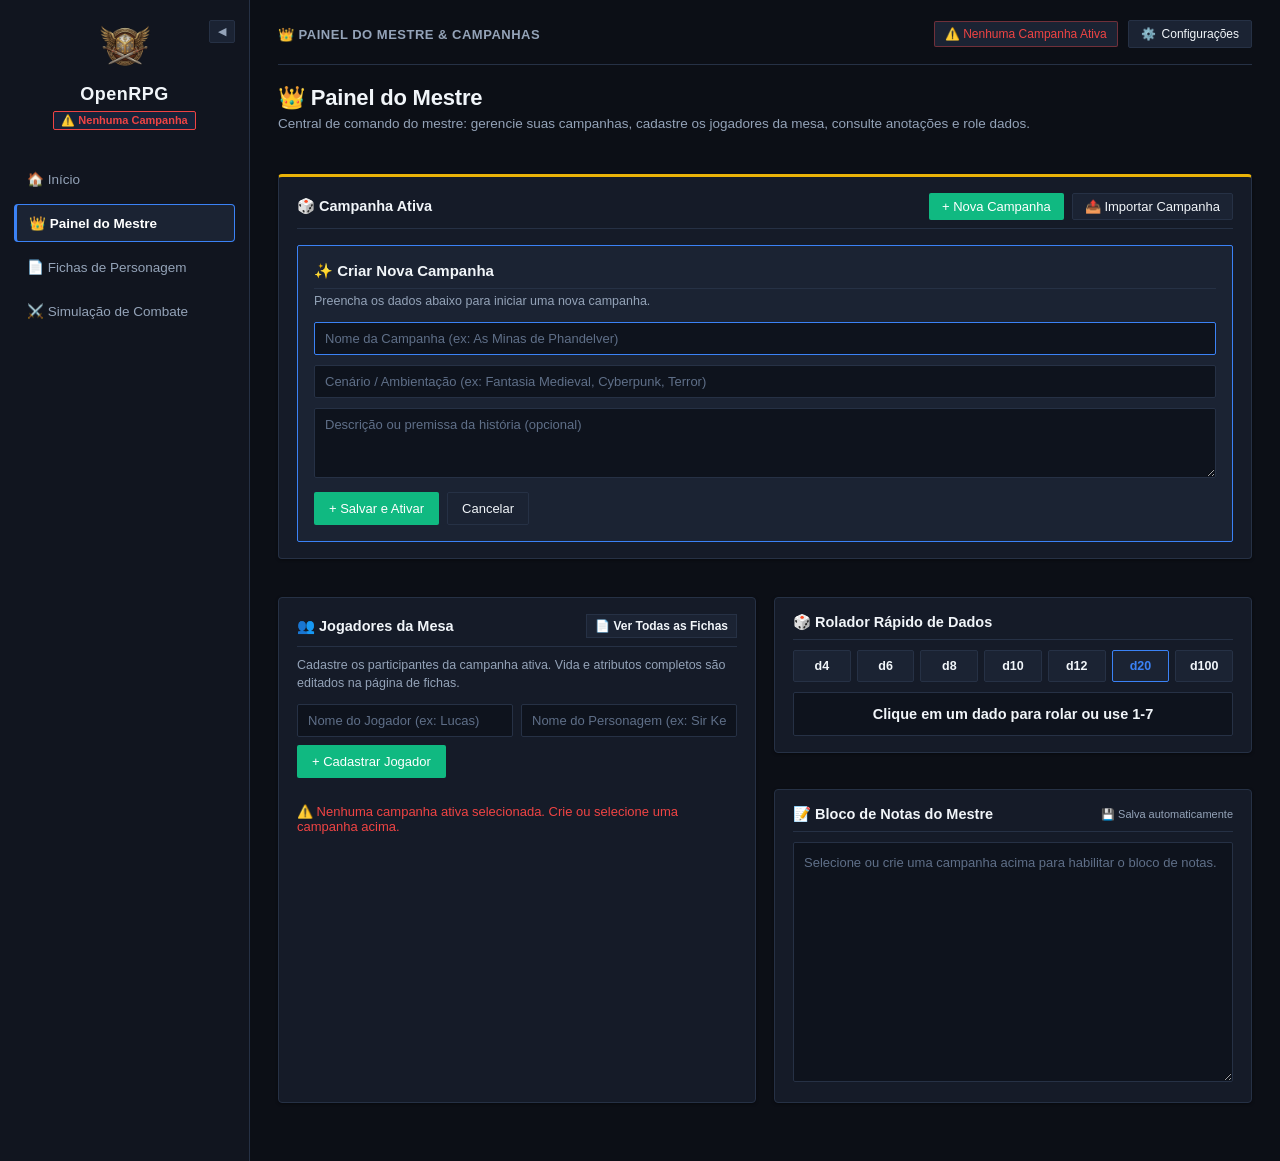
<file: mestre.html>
<!DOCTYPE html>
<html lang="pt-BR">
<head>
  <meta charset="UTF-8">
  <meta name="viewport" content="width=device-width, initial-scale=1.0">
  <title>OpenRPG - Painel do Mestre & Campanhas</title>
  <link rel="stylesheet" href="style.css">
  <script src="settings.js" defer></script>
</head>
<body>
  <div class="app-container">
    
    <!-- Sidebar -->
    <aside id="sidebar" class="sidebar">
      <div class="brand">
        <button class="btn-toggle-sidebar" onclick="toggleSidebar()" title="Recolher menu lateral">◀</button>
        <img src="img/icon.webp" alt="OpenRPG" class="brand-icon">
        <h1>OpenRPG</h1>
        <div id="sidebar-campanha" class="sidebar-campaign-info"></div>
      </div>
      <nav class="nav-menu">
        <a id="btn-tab-home" class="nav-btn" href="index.html">
          🏠 Início
        </a>
        <a id="btn-tab-mestre" class="nav-btn active" href="mestre.html">
          👑 Painel do Mestre
        </a>
        <a id="btn-tab-fichas" class="nav-btn" href="fichas.html">
          📄 Fichas de Personagem
        </a>
        <a id="btn-tab-sessao" class="nav-btn" href="combate.html">
          ⚔️ Simulação de Combate
        </a>
      </nav>
    </aside>
    <div id="sidebar-backdrop" class="sidebar-backdrop" onclick="toggleSidebar()"></div>

    <!-- Main Content -->
    <main class="main-content">
      
      <!-- Top Bar -->
      <header class="top-nav-bar">
        <div class="top-nav-left">
          <button class="btn-sidebar-toggle" onclick="toggleSidebar()" title="Abrir ou fechar menu lateral">
            ☰ Menu
          </button>
          <div class="top-page-badge">
            👑 Painel do Mestre & Campanhas
          </div>
        </div>
        <div class="top-nav-right">
          <div id="top-camp-indicator" class="top-camp-pill" style="display: none;"></div>
          <button class="btn-settings" onclick="abrirConfiguracoes()" title="Configurações do sistema">
            ⚙️ <span class="btn-settings-text">Configurações</span>
          </button>
        </div>
      </header>

      <section class="section-container" style="max-width: 1100px; margin: 0 auto; display: flex; flex-direction: column; gap: 20px;">
        
        <!-- Header -->
        <div class="section-header">
          <h2>👑 Painel do Mestre</h2>
          <p>Central de comando do mestre: gerencie suas campanhas, cadastre os jogadores da mesa, consulte anotações e role dados.</p>
        </div>

        <!-- Input invisível para importação de backup de campanha -->
        <input type="file" id="import-campanha-input" accept=".json" style="display: none;" onchange="importarBackupCampanha(event)">

        <!-- 1. Seção Unificada de Campanhas -->
        <div class="panel" style="border-top: 3px solid var(--rpg-gold);">
          
          <!-- Banner Campanha Ativa -->
          <div id="active-campaign-panel">
            <div class="panel-title" style="display: flex; justify-content: space-between; align-items: center; flex-wrap: wrap; gap: 8px;">
              <span>🎲 Campanha Ativa</span>
              <div style="display: flex; gap: 8px; flex-wrap: wrap;">
                <button onclick="abrirFormularioCriar()" class="btn-success" style="font-size: 13px; padding: 5px 12px;">+ Nova Campanha</button>
                <button onclick="document.getElementById('import-campanha-input').click()" class="btn-secondary" style="font-size: 13px; padding: 5px 12px;" title="Importar backup de campanha via arquivo JSON">📤 Importar Campanha</button>
              </div>
            </div>

            <div id="box-campanha-ativa" class="campaign-active-box" style="margin-top: 10px;">
              <div>
                <h3 id="display-camp-nome" style="font-size: 18px; margin-bottom: 4px; color: var(--text-main);"></h3>
                <p id="display-camp-cenario" style="color: var(--accent); font-size: 13px; font-weight: 600;"></p>
                <p id="display-camp-desc" style="color: var(--text-muted); font-size: 13px; margin-top: 6px;"></p>
              </div>
              <div style="display: flex; gap: 8px; flex-wrap: wrap; align-items: center;">
                <button onclick="editarCampanhaAtiva()" class="btn-copy">✏️ Editar Detalhes</button>
                <button onclick="exportarBackupCampanha()" class="btn-secondary" title="Exportar dados da campanha ativa em JSON">📥 Exportar Backup</button>
              </div>
            </div>
          </div>

          <!-- Formulário Criar/Editar Campanha (Oculto por padrão) -->
          <div id="create-campaign-panel" style="display: none; margin-top: 16px; padding: 16px; background: var(--bg-card); border: 1px solid var(--accent); border-radius: var(--radius-sm);">
            <div id="form-camp-title" class="panel-title" style="font-size: 15px; margin-bottom: 4px;">✨ Criar Nova Campanha</div>
            <p id="form-camp-desc" class="panel-subtitle" style="margin-bottom: 12px;">Preencha os dados abaixo para salvar e isolar seus dados.</p>
            <div style="display: flex; flex-direction: column; gap: 10px;">
              <input id="camp-nome" placeholder="Nome da Campanha (ex: As Minas de Phandelver)">
              <input id="camp-cenario" placeholder="Cenário / Ambientação (ex: Fantasia Medieval, Cyberpunk, Terror)">
              <textarea id="camp-desc" placeholder="Descrição ou premissa da história (opcional)" style="height: 70px; resize: vertical;"></textarea>
              <div style="display: flex; gap: 8px; flex-wrap: wrap; align-items: center; margin-top: 4px;">
                <button id="btn-salvar-camp" onclick="salvarCampanha()" class="btn-success">+ Salvar e Ativar</button>
                <button onclick="fecharFormulario()" class="btn-secondary">Cancelar</button>
              </div>
            </div>
          </div>

          <!-- Lista de Campanhas Cadastradas -->
          <div id="campaigns-list-panel" style="margin-top: 16px;">
            <div style="font-size: 12.5px; font-weight: 600; color: var(--text-muted); text-transform: uppercase; letter-spacing: 0.5px; margin-bottom: 8px;">
              📚 Todas as Campanhas Salvas
            </div>
            <div id="saved-campaigns-list" class="player-list"></div>
          </div>

        </div>

        <!-- 2. Grid do Mestre: Jogadores da Mesa & (Notas + Dados) -->
        <div class="mestre-grid">
          
          <!-- Players Management -->
          <div class="panel">
            <div class="panel-title" style="display: flex; justify-content: space-between; align-items: center; flex-wrap: wrap; gap: 6px;">
              <span>👥 Jogadores da Mesa</span>
              <a href="fichas.html" class="btn-secondary" style="font-size: 12px; padding: 4px 8px; text-decoration: none;">📄 Ver Todas as Fichas</a>
            </div>
            <p class="panel-subtitle">
              Cadastre os participantes da campanha ativa. Vida e atributos completos são editados na página de fichas.
            </p>

            <!-- Creation Form -->
            <div class="form-grid" style="margin-bottom: 14px; margin-top: 8px;">
              <input id="pj-jogador" placeholder="Nome do Jogador (ex: Lucas)">
              <input id="pj-personagem" placeholder="Nome do Personagem (ex: Sir Kenneth)">
              <button onclick="adicionarJogador()" class="btn-success">+ Cadastrar Jogador</button>
            </div>

            <div id="lista-jogadores" class="player-list"></div>
          </div>

          <!-- Notes & Dice -->
          <div style="display: flex; flex-direction: column; gap: 18px;">
            
            <!-- Quick Dice Roller -->
            <div class="panel">
              <div class="panel-title">🎲 Rolador Rápido de Dados</div>
              <div class="dice-roller">
                <button class="dice-btn" onclick="rolarDado(4)">d4</button>
                <button class="dice-btn" onclick="rolarDado(6)">d6</button>
                <button class="dice-btn" onclick="rolarDado(8)">d8</button>
                <button class="dice-btn" onclick="rolarDado(10)">d10</button>
                <button class="dice-btn" onclick="rolarDado(12)">d12</button>
                <button class="dice-btn" onclick="rolarDado(20)" style="border-color: var(--accent); color: var(--accent); font-weight: 700;">d20</button>
                <button class="dice-btn" onclick="rolarDado(100)">d100</button>
              </div>
              <div id="dice-result" class="dice-result">Clique em um dado para rolar ou use 1-7</div>
            </div>

            <!-- GM Session Notes -->
            <div class="panel">
              <div class="panel-title" style="display: flex; justify-content: space-between; align-items: center;">
                <span>📝 Bloco de Notas do Mestre</span>
                <span style="font-size: 11px; color: var(--text-muted); font-weight: normal;">💾 Salva automaticamente</span>
              </div>
              <textarea 
                id="gm-notes" 
                class="gm-notes" 
                placeholder="Escreva segredos da campanha, ganchos de trama, NPCs importantes, planos para a sessão..."
                oninput="salvarNotas(this.value)"
              ></textarea>
            </div>

          </div>

        </div>

      </section>

    </main>
  </div>

  <!-- Modal de Configurações -->
  <div id="settings-modal" class="modal-overlay" onclick="fecharConfiguracoesPorFora(event)">
    <div class="modal-container">
      <div class="modal-header">
        <h3>⚙️ Configurações</h3>
        <button class="btn-close-modal" onclick="fecharConfiguracoes()">✕</button>
      </div>
      <div class="modal-body">
        
        <!-- Opção 1: Tema Padrão -->
        <div class="settings-section">
          <div class="settings-section-head">
            <span class="settings-section-title">🎨 Temas Padrão</span>
            <span class="settings-badge" style="background: var(--accent-subtle); color: var(--accent); border-color: rgba(59, 130, 246, 0.3);">Ativo</span>
          </div>
          <p class="settings-desc">Escolha uma das paletas oficiais prontas para uso:</p>
          <div class="theme-preview-grid">
            <div class="theme-card-option" data-theme="dark-obsidian" onclick="selecionarTema('dark-obsidian')">
              <strong>🌑 Dark Obsidian</strong>
              <span>Tema escuro focado em contraste e clareza</span>
            </div>
            <div class="theme-card-option" data-theme="pergaminho" onclick="selecionarTema('pergaminho')">
              <strong>📜 Pergaminho Fantasia</strong>
              <span>Tons terrosos e estética de tomo medieval</span>
            </div>
            <div class="theme-card-option" data-theme="cyberpunk" onclick="selecionarTema('cyberpunk')">
              <strong>🌆 Cyberpunk Night</strong>
              <span>Tons de azul profundo e detalhes ciberpunk</span>
            </div>
            <div class="theme-card-option" data-theme="grimdark" onclick="selecionarTema('grimdark')">
              <strong>⚔️ Grimdark Monocromo</strong>
              <span>Cinza e grafite com alto foco funcional</span>
            </div>
          </div>
        </div>

        <!-- Opção 1.1: Tema Personalizado -->
        <div class="settings-section">
          <div class="settings-section-head">
            <span class="settings-section-title">🛠️ Tema Personalizado</span>
          </div>
          <p class="settings-desc">Crie sua própria paleta de cores, configure imagem de fundo e compartilhe via JSON:</p>
          <div id="theme-card-custom" class="theme-card-option" style="margin-top: 6px;" onclick="selecionarTema('custom')">
            <strong id="theme-custom-active-name">🛠️ Tema Personalizado</strong>
            <span>Paleta personalizada com suporte a cores e imagem de fundo</span>
          </div>
          <div class="theme-custom-actions">
            <button type="button" class="btn-secondary" style="font-size: 11.5px; padding: 6px 10px;" onclick="abrirCriadorTema()">🎨 Editar Tema</button>
            <button type="button" class="btn-secondary" style="font-size: 11.5px; padding: 6px 10px;" onclick="exportarTemaJSON()">📤 Exportar (.json)</button>
            <button type="button" class="btn-secondary" style="font-size: 11.5px; padding: 6px 10px;" onclick="document.getElementById('theme-import-input').click()">📥 Importar (.json)</button>
            <button type="button" class="btn-secondary" style="font-size: 11.5px; padding: 6px 10px; color: var(--danger);" onclick="deletarTemaCustomizado()">🗑️ Excluir</button>
            <input type="file" id="theme-import-input" accept=".json" onchange="importarTemaJSON(event)" style="display: none;">
          </div>
        </div>

        <!-- Opção 2: Acessibilidade -->
        <div class="settings-section">
          <div class="settings-section-head">
            <span class="settings-section-title">♿ Opções de Acessibilidade</span>
            <span class="settings-badge" style="background: var(--accent-subtle); color: var(--accent); border-color: rgba(59, 130, 246, 0.3);">Ativo</span>
          </div>
          <p class="settings-desc">Recursos pensados para tornar a experiência de mestrar e jogar mais inclusiva e acessível:</p>
          <div class="a11y-list">
            <div class="a11y-item">
              <div class="a11y-item-info">
                <strong>🔠 Ajuste da Escala de Texto</strong>
                <span>Amplie o tamanho das fontes para leitura confortável</span>
              </div>
              <select id="cfg-escala" class="settings-control-select" onchange="salvarConfiguracao('escala', this.value)">
                <option value="100">Normal (100%)</option>
                <option value="medio">Médio (110%)</option>
                <option value="grande">Grande (125%)</option>
              </select>
            </div>
            <div class="a11y-item">
              <div class="a11y-item-info">
                <strong>👁️ Modo de Alto Contraste</strong>
                <span>Realce de bordas e contraste reforçado para baixa visão</span>
              </div>
              <label class="settings-switch">
                <input type="checkbox" id="cfg-contraste" onchange="salvarConfiguracao('altoContraste', this.checked)">
                <span class="slider"></span>
              </label>
            </div>
            <div class="a11y-item">
              <div class="a11y-item-info">
                <strong>📖 Fonte Especial para Dislexia</strong>
                <span>Alternar para a tipografia Lexend facilitando a leitura rápida</span>
              </div>
              <label class="settings-switch">
                <input type="checkbox" id="cfg-dislexia" onchange="salvarConfiguracao('dislexia', this.checked)">
                <span class="slider"></span>
              </label>
            </div>
            <div class="a11y-item">
              <div class="a11y-item-info">
                <strong>🛑 Redução de Animações</strong>
                <span>Desativa transições para evitar sobrecarga sensorial</span>
              </div>
              <label class="settings-switch">
                <input type="checkbox" id="cfg-animacoes" onchange="salvarConfiguracao('reduzirAnimacoes', this.checked)">
                <span class="slider"></span>
              </label>
            </div>
            <div class="a11y-item">
              <div class="a11y-item-info">
                <strong>🔊 Feedback Sonoro de Dados</strong>
                <span>Sons discretos ao rolar e anúncio falado do resultado</span>
              </div>
              <label class="settings-switch">
                <input type="checkbox" id="cfg-som" onchange="salvarConfiguracao('somDados', this.checked)">
                <span class="slider"></span>
              </label>
            </div>
            <div class="a11y-item">
              <div class="a11y-item-info">
                <strong>⌨️ Atalhos Rápidos de Teclado</strong>
                <span>Combate (Espaço/Setas), Mestre (1 a 7 para dados) e Esc</span>
              </div>
              <label class="settings-switch">
                <input type="checkbox" id="cfg-atalhos" onchange="salvarConfiguracao('atalhos', this.checked)">
                <span class="slider"></span>
              </label>
            </div>
          </div>
        </div>

        <!-- Opção 3: Exportar JSON -->
        <div class="settings-section">
          <div class="settings-section-head">
            <span class="settings-section-title">💾 Backup da Campanha</span>
            <span class="settings-badge" style="background: var(--accent-subtle); color: var(--accent); border-color: rgba(59, 130, 246, 0.3);">Ativo</span>
          </div>
          <p class="settings-desc">Exportação e importação de dados da campanha para portabilidade e segurança.</p>
          <div class="export-box">
            <div>
              <strong style="font-size: 13px; color: var(--text-main);">Exportar JSON Geral da Campanha Ativa</strong>
              <div style="font-size: 11px; color: var(--text-muted); margin-top: 2px;">
                Gera um arquivo compacto com fichas, anotações e parâmetros salvos.
              </div>
            </div>
            <button class="btn-secondary" onclick="exportarBackupCampanha()" title="Baixar backup da campanha ativa">
              📥 Baixar JSON
            </button>
          </div>
          <div class="export-box" style="margin-top: 8px;">
            <div>
              <strong style="font-size: 13px; color: var(--text-main);">Importar JSON de Campanha</strong>
              <div style="font-size: 11px; color: var(--text-muted); margin-top: 2px;">
                Restaura fichas, anotações e parâmetros a partir de um backup.
              </div>
            </div>
            <button class="btn-secondary" onclick="document.getElementById('backup-file-input').click()" title="Importar backup de campanha">
              📤 Importar JSON
            </button>
            <input type="file" id="backup-file-input" accept=".json" style="display: none;" onchange="importarBackupCampanha(event)">
          </div>
        </div>

      </div>
      <div class="modal-footer">
        <button class="btn-secondary" onclick="fecharConfiguracoes()">Fechar</button>
      </div>
    </div>
  </div>

  <script>
    // State
    let campanhas = [];
    let campAtiva = null;
    let editandoCampId = null;

    function getCampKey() {
      return campAtiva ? `_${campAtiva.id}` : '';
    }

    function escapeHTML(texto) {
      const div = document.createElement('div');
      div.textContent = texto == null ? '' : String(texto);
      return div.innerHTML;
    }

    // Sidebar Toggle
    function toggleSidebar() {
      const sidebar = document.getElementById('sidebar');
      const backdrop = document.getElementById('sidebar-backdrop');
      if (!sidebar) return;

      const isCollapsed = sidebar.classList.toggle('collapsed');
      if (backdrop) {
        if (!isCollapsed && window.innerWidth <= 960) {
          backdrop.classList.add('active');
        } else {
          backdrop.classList.remove('active');
        }
      }
      localStorage.setItem('openrpg_sidebar_collapsed', isCollapsed ? 'true' : 'false');
    }

    function aplicarEstadoSidebar() {
      const sidebar = document.getElementById('sidebar');
      const backdrop = document.getElementById('sidebar-backdrop');
      if (!sidebar) return;

      const saved = localStorage.getItem('openrpg_sidebar_collapsed');
      if (saved !== null) {
        sidebar.classList.toggle('collapsed', saved === 'true');
      } else {
        sidebar.classList.toggle('collapsed', window.innerWidth <= 960);
      }
      if (backdrop) {
        backdrop.classList.remove('active');
      }
    }

    function carregarCampanhaSidebar() {
      const elSidebar = document.getElementById('sidebar-campanha');
      const elTop = document.getElementById('top-camp-indicator');

      if (campAtiva && campAtiva.nome) {
        if (elSidebar) elSidebar.innerHTML = `<span class="camp-tag">🎲 ${escapeHTML(campAtiva.nome)}</span>`;
        if (elTop) {
          elTop.style.display = 'inline-flex';
          elTop.style.borderColor = 'var(--border-color)';
          elTop.innerHTML = `🎲 ${escapeHTML(campAtiva.nome)}`;
        }
      } else {
        if (elSidebar) elSidebar.innerHTML = `<span class="camp-tag" style="border-color: var(--danger); color: var(--danger);">⚠️ Nenhuma Campanha</span>`;
        if (elTop) {
          elTop.style.display = 'inline-flex';
          elTop.style.borderColor = 'rgba(239, 68, 68, 0.4)';
          elTop.innerHTML = `<span style="color: var(--danger);">⚠️ Nenhuma Campanha Ativa</span>`;
        }
      }
    }

    // Gerenciamento de Campanhas
    function carregarCampanhas() {
      campanhas = JSON.parse(localStorage.getItem('openrpg_campanhas') || '[]');
      campAtiva = JSON.parse(localStorage.getItem('openrpg_campanha_ativa') || 'null');
      if (!campAtiva && campanhas.length > 0) {
        campAtiva = campanhas[0];
        localStorage.setItem('openrpg_campanha_ativa', JSON.stringify(campAtiva));
      }
    }

    function salvarEstadoCampanhas() {
      localStorage.setItem('openrpg_campanhas', JSON.stringify(campanhas));
      localStorage.setItem('openrpg_campanha_ativa', JSON.stringify(campAtiva));
    }

    function abrirFormularioCriar() {
      editandoCampId = null;
      document.getElementById('form-camp-title').innerText = '✨ Criar Nova Campanha';
      document.getElementById('form-camp-desc').innerText = 'Preencha os dados abaixo para iniciar uma nova campanha.';
      document.getElementById('btn-salvar-camp').innerText = '+ Salvar e Ativar';
      document.getElementById('camp-nome').value = '';
      document.getElementById('camp-cenario').value = '';
      document.getElementById('camp-desc').value = '';
      document.getElementById('create-campaign-panel').style.display = 'block';
      document.getElementById('camp-nome').focus();
    }

    function editarCampanhaAtiva() {
      if (!campAtiva) return;
      editandoCampId = campAtiva.id;
      document.getElementById('form-camp-title').innerText = '✏️ Editar Campanha';
      document.getElementById('form-camp-desc').innerText = 'Modifique os detalhes da campanha ativa.';
      document.getElementById('btn-salvar-camp').innerText = 'Salvar Alterações';
      document.getElementById('camp-nome').value = campAtiva.nome;
      document.getElementById('camp-cenario').value = campAtiva.cenario;
      document.getElementById('camp-desc').value = campAtiva.desc || '';
      document.getElementById('create-campaign-panel').style.display = 'block';
      document.getElementById('camp-nome').focus();
    }

    function fecharFormulario() {
      editandoCampId = null;
      document.getElementById('create-campaign-panel').style.display = 'none';
    }

    function salvarCampanha() {
      const nome = document.getElementById('camp-nome').value.trim();
      const cenario = document.getElementById('camp-cenario').value.trim() || 'Geral';
      const desc = document.getElementById('camp-desc').value.trim();

      if (!nome) {
        mostrarToast('Por favor, informe o nome da campanha.', 'aviso');
        return;
      }

      if (editandoCampId) {
        const idx = campanhas.findIndex(c => c.id === editandoCampId);
        if (idx !== -1) {
          campanhas[idx].nome = nome;
          campanhas[idx].cenario = cenario;
          campanhas[idx].desc = desc;
          campAtiva = campanhas[idx];
        }
      } else {
        const nova = { id: Date.now(), nome, cenario, desc };
        campanhas.push(nova);
        campAtiva = nova;
      }

      salvarEstadoCampanhas();
      fecharFormulario();
      renderTudo();
      mostrarToast(`Campanha "${nome}" salva com sucesso!`, 'sucesso');
    }

    function selecionarCampanha(id) {
      const camp = campanhas.find(c => c.id === id);
      if (camp) {
        campAtiva = camp;
        salvarEstadoCampanhas();
        renderTudo();
        mostrarToast(`Campanha "${camp.nome}" ativada!`);
      }
    }

    function excluirCampanha(idParaExcluir) {
      const targetId = idParaExcluir || (campAtiva ? campAtiva.id : null);
      if (!targetId) return;

      const campAlvo = campanhas.find(c => c.id === targetId);
      const nomeCamp = campAlvo ? campAlvo.nome : 'esta campanha';

      if (!confirm(`Deseja realmente excluir a campanha "${nomeCamp}" e todos os seus dados?`)) return;

      localStorage.removeItem(`openrpg_personagens_${targetId}`);
      localStorage.removeItem(`openrpg_fichas_${targetId}`);
      localStorage.removeItem(`openrpg_parametros_${targetId}`);
      localStorage.removeItem(`openrpg_gm_notes_${targetId}`);
      localStorage.removeItem(`openrpg_combat_sim_${targetId}`);

      campanhas = campanhas.filter(c => c.id !== targetId);
      if (campAtiva && campAtiva.id === targetId) {
        campAtiva = campanhas.length > 0 ? campanhas[0] : null;
      }
      salvarEstadoCampanhas();
      renderTudo();
      mostrarToast(`Campanha "${nomeCamp}" excluída.`, 'aviso');
    }

    function renderCampanhas() {
      carregarCampanhaSidebar();
      const boxAtiva = document.getElementById('box-campanha-ativa');
      const listPanel = document.getElementById('campaigns-list-panel');
      const listEl = document.getElementById('saved-campaigns-list');

      if (campAtiva) {
        boxAtiva.style.display = 'flex';
        document.getElementById('display-camp-nome').innerText = campAtiva.nome;
        document.getElementById('display-camp-cenario').innerText = `Cenário: ${campAtiva.cenario}`;
        document.getElementById('display-camp-desc').innerText = campAtiva.desc || '';
      } else {
        boxAtiva.style.display = 'none';
      }

      if (campanhas.length === 0) {
        listPanel.style.display = 'none';
        abrirFormularioCriar();
      } else {
        listPanel.style.display = 'block';
        listEl.innerHTML = campanhas.map(c => {
          const isAtiva = campAtiva && campAtiva.id === c.id;
          return `
            <div class="player-item" style="${isAtiva ? 'border-color: var(--accent); background: rgba(59, 130, 246, 0.08);' : ''}">
              <div class="player-info">
                <strong>${escapeHTML(c.nome)} ${isAtiva ? '<span style="color: var(--accent); font-size: 12px; margin-left: 6px;">(Ativa)</span>' : ''}</strong>
                <span>${escapeHTML(c.cenario)}${c.desc ? ' • ' + escapeHTML(c.desc) : ''}</span>
              </div>
              <div style="display: flex; gap: 8px; align-items: center; flex-wrap: wrap;">
                ${isAtiva ? '' : `<button class="btn-copy" onclick="selecionarCampanha(${c.id})">Selecionar</button>`}
                <button class="btn-secondary" onclick="exportarCampanhaPorId(${c.id})" title="Exportar esta campanha em JSON" style="padding: 4px 8px; font-size: 12px;">📥 JSON</button>
                <button class="btn-danger" onclick="excluirCampanha(${c.id})" title="Excluir campanha">✕</button>
              </div>
            </div>
          `;
        }).join('');
      }
    }

    // Players Management
    function adicionarJogador() {
      if (!campAtiva) {
        mostrarToast('Crie ou ative uma campanha antes de cadastrar jogadores.', 'aviso');
        return;
      }

      const inputJogador = document.getElementById('pj-jogador');
      const inputPersonagem = document.getElementById('pj-personagem');

      const jogador = inputJogador.value.trim();
      const personagem = inputPersonagem.value.trim();

      if (!jogador) {
        mostrarToast('Por favor, informe o nome do jogador.', 'aviso');
        return;
      }

      const k = getCampKey();
      const parametros = JSON.parse(localStorage.getItem(`openrpg_parametros${k}`) || '[]');
      const dadosIniciais = {};
      parametros.forEach(p => { dadosIniciais[p.id] = ''; });

      const fichas = JSON.parse(localStorage.getItem(`openrpg_fichas${k}`) || '[]');
      fichas.push({
        id: Date.now(),
        jogador,
        personagem: personagem || jogador,
        vida: 0,
        iniciativa: 0,
        defesa: 10,
        mochila: '',
        dados: dadosIniciais
      });

      localStorage.setItem(`openrpg_fichas${k}`, JSON.stringify(fichas));

      inputJogador.value = '';
      inputPersonagem.value = '';
      renderJogadores();
      mostrarToast(`Jogador "${jogador}" cadastrado na campanha!`, 'sucesso');
    }

    function removerJogador(id) {
      if (!confirm('Deseja realmente remover este jogador e sua ficha da campanha?')) return;
      const k = getCampKey();
      let fichas = JSON.parse(localStorage.getItem(`openrpg_fichas${k}`) || '[]');
      fichas = fichas.filter(f => f.id !== id);
      localStorage.setItem(`openrpg_fichas${k}`, JSON.stringify(fichas));
      renderJogadores();
      mostrarToast('Jogador removido.');
    }

    function renderJogadores() {
      const listaEl = document.getElementById('lista-jogadores');
      if (!campAtiva) {
        listaEl.innerHTML = `
          <div style="font-size: 13px; color: var(--danger); padding: 12px 0;">
            ⚠️ Nenhuma campanha ativa selecionada. Crie ou selecione uma campanha acima.
          </div>
        `;
        return;
      }

      const k = getCampKey();
      const fichas = JSON.parse(localStorage.getItem(`openrpg_fichas${k}`) || '[]');

      if (fichas.length === 0) {
        listaEl.innerHTML = '<div class="empty-message">Nenhum jogador cadastrado nesta campanha ainda. Preencha os campos acima para adicionar.</div>';
        return;
      }

      listaEl.innerHTML = fichas.map(f => {
        const hpNum = parseInt(f.vida) > 0 ? f.vida : 'Não def.';
        return `
          <div class="player-item">
            <div class="player-info">
              <strong>${escapeHTML(f.jogador)}</strong>
              <span>Personagem: ${escapeHTML(f.personagem || f.jogador)} • 🩸 HP: ${hpNum}</span>
            </div>
            <div style="display: flex; gap: 8px; align-items: center;">
              <a href="fichas.html" class="btn-copy" style="text-decoration: none; font-size: 12px; padding: 4px 8px;">📄 Abrir Ficha</a>
              <button class="btn-danger" onclick="removerJogador(${f.id})" title="Remover jogador">✕</button>
            </div>
          </div>
        `;
      }).join('');
    }

    // GM Session Notes
    function carregarNotas() {
      const el = document.getElementById('gm-notes');
      if (!campAtiva) {
        el.value = '';
        el.placeholder = 'Selecione ou crie uma campanha acima para habilitar o bloco de notas.';
        el.disabled = true;
        return;
      }
      el.disabled = false;
      el.placeholder = 'Escreva segredos da campanha, ganchos de trama, NPCs importantes, planos para a sessão...';
      const k = getCampKey();
      const notas = localStorage.getItem(`openrpg_gm_notes${k}`) || '';
      el.value = notas;
    }

    function salvarNotas(texto) {
      if (!campAtiva) return;
      const k = getCampKey();
      localStorage.setItem(`openrpg_gm_notes${k}`, texto);
    }

    // Rolador Rápido de Dados
    function rolarDado(faces) {
      const resultado = Math.floor(Math.random() * faces) + 1;
      const display = document.getElementById('dice-result');
      if (display) {
        display.innerHTML = `Resultado do <strong>d${faces}</strong>: <span style="font-size: 20px; color: var(--accent); font-weight: 700;">${resultado}</span>`;
      }
      if (typeof tocarSomDado === 'function') {
        tocarSomDado(resultado);
      }
      if (typeof mostrarToast === 'function') {
        mostrarToast(`d${faces}: resultado ${resultado}`);
      }
    }

    function renderTudo() {
      renderCampanhas();
      renderJogadores();
      carregarNotas();
    }

    // Configurações Modal
    function abrirConfiguracoes() {
      document.getElementById('settings-modal').classList.add('active');
    }

    function fecharConfiguracoes() {
      document.getElementById('settings-modal').classList.remove('active');
    }

    function fecharConfiguracoesPorFora(e) {
      if (e.target.id === 'settings-modal') {
        fecharConfiguracoes();
      }
    }

    document.addEventListener('keydown', (e) => {
      if (e.key === 'Escape') fecharConfiguracoes();
    });

    document.addEventListener('DOMContentLoaded', () => {
      aplicarEstadoSidebar();
      carregarCampanhas();
      renderTudo();
    });
  </script>
</body>
</html>
</file>
<file: style.css>
@import url('https://fonts.googleapis.com/css2?family=Lexend:wght@400;600&display=swap');

:root {
    --bg-app: #0c0f16;
    --bg-sidebar: #11151f;
    --bg-panel: #151b28;
    --bg-card: #1b2333;
    --bg-card-hover: #202a3d;
    --bg-input: #0e131d;
    --border-color: #263145;
    --border-hover: #374662;
    --border-focus: #3b82f6;
    
    --text-main: #f1f5f9;
    --text-muted: #94a3b8;
    --text-subtle: #5f6f88;
    
    --accent: #3b82f6;
    --accent-hover: #2563eb;
    --accent-subtle: rgba(59, 130, 246, 0.12);
    
    --rpg-gold: #eab308;
    --rpg-gold-subtle: rgba(234, 179, 8, 0.12);
    
    --btn-text: #ffffff;
    --danger: #ef4444;
    --danger-hover: #dc2626;
    --danger-subtle: rgba(239, 68, 68, 0.14);
    
    --success: #10b981;
    --success-hover: #059669;
    --success-subtle: rgba(16, 185, 129, 0.14);
    
    --info: #6366f1;
    --info-hover: #4f46e5;
    
    /* Bordas mais retas e sÃ³lidas - sem cantos excessivamente redondos */
    --radius-sm: 2px;
    --radius-md: 4px;
    --radius-lg: 6px;
    --shadow-sm: 0 1px 3px rgba(0, 0, 0, 0.4);
    --shadow: 0 4px 12px rgba(0, 0, 0, 0.5);
}

* {
    margin: 0;
    padding: 0;
    box-sizing: border-box;
}

body {
    font-family: -apple-system, BlinkMacSystemFont, "Segoe UI", Roboto, "Helvetica Neue", Arial, sans-serif;
    background-color: var(--bg-app);
    color: var(--text-main);
    min-height: 100vh;
    -webkit-font-smoothing: antialiased;
}

/* App Container */
.app-container {
    display: flex;
    min-height: 100vh;
}

/* Sidebar */
.sidebar {
    width: 250px;
    background: var(--bg-sidebar);
    border-right: 1px solid var(--border-color);
    padding: 20px 14px;
    display: flex;
    flex-direction: column;
    gap: 20px;
    flex-shrink: 0;
    transition: margin-left .2s ease, opacity .15s ease;
    z-index: 20;
}

.sidebar.collapsed {
    margin-left: -250px;
    opacity: 0;
    pointer-events: none;
}

/* Brand */
.brand {
    text-align: center;
    position: relative;
    padding-bottom: 6px;
}

.brand-icon {
    width: 52px;
    height: 52px;
    margin: 0 auto 8px;
    object-fit: contain;
}

.brand h1 {
    font-size: 18px;
    color: var(--text-main);
    font-weight: 700;
    letter-spacing: 0.5px;
}

.btn-toggle-sidebar {
    position: absolute;
    top: 0;
    right: 0;
    background: var(--bg-card);
    border: 1px solid var(--border-color);
    color: var(--text-muted);
    padding: 4px 8px;
    font-size: 11px;
    cursor: pointer;
    border-radius: var(--radius-sm);
}

.btn-toggle-sidebar:hover {
    background: var(--border-color);
    color: var(--text-main);
}

/* Nav */
.nav-menu {
    display: flex;
    flex-direction: column;
    gap: 6px;
}

.nav-btn {
    width: 100%;
    padding: 10px 12px;
    background: transparent;
    border: 1px solid transparent;
    border-radius: var(--radius-md);
    color: var(--text-muted);
    font-size: 13.5px;
    font-weight: 500;
    font-family: inherit;
    text-decoration: none;
    cursor: pointer;
    text-align: left;
    transition: background-color .15s, color .15s, border-color .15s;
    display: flex;
    align-items: center;
    gap: 10px;
}

.nav-btn:hover {
    background: var(--bg-card);
    color: var(--text-main);
    border-color: var(--border-color);
}

.nav-btn.active {
    background: var(--bg-card);
    color: #ffffff;
    border-color: var(--accent);
    border-left: 3px solid var(--accent);
    font-weight: 600;
}

/* Top Navigation Bar */
.top-nav-bar {
    display: flex;
    justify-content: space-between;
    align-items: center;
    padding-bottom: 16px;
    margin-bottom: 20px;
    border-bottom: 1px solid var(--border-color);
    gap: 12px;
    flex-wrap: wrap;
}

.top-nav-left {
    display: flex;
    align-items: center;
    gap: 12px;
}

.top-nav-right {
    display: flex;
    align-items: center;
    gap: 10px;
    margin-left: auto;
}

.top-page-badge {
    font-size: 13px;
    color: var(--text-muted);
    font-weight: 600;
    text-transform: uppercase;
    letter-spacing: 0.5px;
}

.top-camp-pill {
    display: inline-flex;
    align-items: center;
    gap: 6px;
    padding: 5px 10px;
    background: var(--bg-card);
    border: 1px solid var(--border-color);
    border-radius: var(--radius-sm);
    font-size: 12px;
    color: var(--text-main);
    font-weight: 500;
}

.btn-settings {
    display: inline-flex;
    align-items: center;
    gap: 6px;
    background: var(--bg-card);
    border: 1px solid var(--border-color);
    color: var(--text-main);
    padding: 6px 12px;
    border-radius: var(--radius-sm);
    font-size: 12px;
    font-weight: 500;
    cursor: pointer;
    transition: background .15s, border-color .15s;
}

.btn-settings:hover {
    background: var(--bg-card-hover);
    border-color: var(--accent);
}

/* Sidebar Toggle Button in Top Bar (sempre visÃ­vel e clicÃ¡vel) */
.btn-sidebar-toggle,
.btn-open-sidebar {
    display: inline-flex;
    align-items: center;
    gap: 6px;
    background: var(--bg-card);
    border: 1px solid var(--border-color);
    color: var(--text-main);
    padding: 6px 12px;
    border-radius: var(--radius-sm);
    font-size: 13px;
    font-weight: 500;
    cursor: pointer;
    transition: background .15s, border-color .15s, color .15s;
    user-select: none;
}

.btn-sidebar-toggle:hover,
.btn-open-sidebar:hover {
    background: var(--bg-card-hover);
    border-color: var(--border-hover);
    color: #ffffff;
}

/* Sidebar Backdrop (overlay no mobile) */
.sidebar-backdrop {
    display: none;
    position: fixed;
    top: 0;
    left: 0;
    right: 0;
    bottom: 0;
    background: rgba(0, 0, 0, 0.65);
    backdrop-filter: blur(2px);
    z-index: 85;
    opacity: 0;
    transition: opacity .2s ease;
}

.sidebar-backdrop.active {
    display: block;
    opacity: 1;
}

/* Main Content */
.main-content {
    flex: 1;
    padding: 20px 28px 40px;
    max-width: 1400px;
    margin: 0 auto;
    width: 100%;
}

/* Section Header */
.section-header {
    margin-bottom: 20px;
}

.section-header h2 {
    color: var(--text-main);
    font-size: 22px;
    font-weight: 700;
    letter-spacing: -0.2px;
    margin-bottom: 4px;
    display: flex;
    align-items: center;
    gap: 8px;
}

.section-header p {
    color: var(--text-muted);
    font-size: 13.5px;
    line-height: 1.4;
}

/* Panels */
.panel {
    background: var(--bg-panel);
    border: 1px solid var(--border-color);
    border-radius: var(--radius-md);
    padding: 16px 18px;
    box-shadow: var(--shadow-sm);
    margin-bottom: 18px;
}

.panel-title {
    color: var(--text-main);
    font-size: 14.5px;
    font-weight: 600;
    margin-bottom: 10px;
    border-bottom: 1px solid var(--border-color);
    padding-bottom: 8px;
    display: flex;
    align-items: center;
    gap: 8px;
}

.panel-subtitle {
    color: var(--text-muted);
    font-size: 12.5px;
    margin-bottom: 12px;
    line-height: 1.4;
}

/* Forms & Inputs */
.form-grid {
    display: flex;
    flex-wrap: wrap;
    gap: 8px;
    align-items: center;
}

.form-grid input,
.form-grid select {
    flex: 1 1 180px;
    min-width: 140px;
}

input, textarea, select {
    background: var(--bg-input);
    border: 1px solid var(--border-color);
    color: var(--text-main);
    border-radius: var(--radius-sm);
    padding: 8px 10px;
    font-size: 13px;
    outline: none;
    transition: border-color .15s;
    font-family: inherit;
}

input:focus, textarea:focus, select:focus {
    border-color: var(--border-focus);
}

input::placeholder, textarea::placeholder {
    color: var(--text-subtle);
}

/* Buttons */
button {
    padding: 8px 14px;
    background: var(--accent);
    color: var(--btn-text);
    border: 1px solid transparent;
    border-radius: var(--radius-sm);
    cursor: pointer;
    font-weight: 500;
    font-size: 13px;
    font-family: inherit;
    display: inline-flex;
    align-items: center;
    justify-content: center;
    gap: 6px;
    transition: background-color .15s, border-color .15s;
}

button:hover {
    background: var(--accent-hover);
}

.btn-danger {
    background: var(--danger);
    color: #fff;
}
.btn-danger:hover {
    background: var(--danger-hover);
}

.btn-success {
    background: var(--success);
    color: #fff;
}
.btn-success:hover {
    background: var(--success-hover);
}

.btn-primary {
    background: #2563eb;
    color: #ffffff;
    border: 1px solid #2563eb;
}
.btn-primary:hover {
    background: #1d4ed8;
    border-color: #1d4ed8;
}

.btn-copy {
    background: var(--info);
    color: #fff;
}
.btn-copy:hover {
    background: var(--info-hover);
}

.btn-secondary {
    background: var(--bg-card);
    border: 1px solid var(--border-color);
    color: var(--text-main);
}
.btn-secondary:hover {
    background: var(--border-color);
}

/* ==================================================
   REWORK TOTAL: SIMULAÃ‡ÃƒO DE COMBATE
================================================== */
.combat-layout {
    display: grid;
    grid-template-columns: 310px 1fr;
    gap: 18px;
    align-items: start;
}

/* Left Sidebar: Controls & Roster */
.combat-sidebar {
    display: flex;
    flex-direction: column;
    gap: 16px;
}

/* Roster Mini Box */
.roster-card {
    background: var(--bg-panel);
    border: 1px solid var(--border-color);
    border-radius: var(--radius-md);
    padding: 14px;
}

.roster-header {
    display: flex;
    justify-content: space-between;
    align-items: center;
    border-bottom: 1px solid var(--border-color);
    padding-bottom: 8px;
    margin-bottom: 10px;
}

.roster-header h4 {
    font-size: 13px;
    font-weight: 600;
    color: var(--text-main);
    display: flex;
    align-items: center;
    gap: 6px;
}

.roster-list {
    display: flex;
    flex-direction: column;
    gap: 6px;
    max-height: 240px;
    overflow-y: auto;
}

.roster-item {
    background: var(--bg-card);
    border: 1px solid var(--border-color);
    border-radius: var(--radius-sm);
    padding: 7px 10px;
    display: flex;
    align-items: center;
    justify-content: space-between;
    gap: 8px;
}

.roster-item-info {
    display: flex;
    flex-direction: column;
    overflow: hidden;
}

.roster-item-name {
    font-size: 12.5px;
    font-weight: 600;
    color: var(--text-main);
    white-space: nowrap;
    overflow: hidden;
    text-overflow: ellipsis;
}

.roster-item-meta {
    font-size: 11px;
    color: var(--text-muted);
}

.btn-roster-add {
    padding: 4px 8px;
    font-size: 11px;
    background: var(--bg-input);
    border: 1px solid var(--border-color);
    color: var(--text-main);
    white-space: nowrap;
}

.btn-roster-add:hover {
    background: var(--accent);
    border-color: var(--accent);
}

.btn-roster-added {
    padding: 4px 8px;
    font-size: 11px;
    background: transparent;
    border: 1px solid rgba(16, 185, 129, 0.3);
    color: var(--success);
    cursor: default;
}

/* Enemy Fast Add Box */
.enemy-add-box {
    background: var(--bg-panel);
    border: 1px solid var(--border-color);
    border-radius: var(--radius-md);
    padding: 14px;
}

.enemy-add-box h4 {
    font-size: 13px;
    font-weight: 600;
    color: var(--text-main);
    margin-bottom: 10px;
    border-bottom: 1px solid var(--border-color);
    padding-bottom: 8px;
    display: flex;
    align-items: center;
    gap: 6px;
}

.enemy-form {
    display: flex;
    flex-direction: column;
    gap: 8px;
}

.enemy-form-row {
    display: flex;
    gap: 6px;
}

.enemy-form input,
.enemy-form select {
    width: 100%;
}

/* Round & Turn Commander Bar */
.turn-commander {
    background: var(--bg-panel);
    border: 1px solid var(--border-color);
    border-radius: var(--radius-md);
    padding: 12px 16px;
    display: flex;
    align-items: center;
    justify-content: space-between;
    gap: 12px;
    flex-wrap: wrap;
    margin-bottom: 16px;
}

.round-indicator {
    display: flex;
    align-items: center;
    gap: 10px;
}

.round-tag {
    background: var(--bg-card);
    border: 1px solid var(--border-color);
    padding: 4px 10px;
    border-radius: var(--radius-sm);
    font-size: 13px;
    font-weight: 700;
    color: var(--rpg-gold);
    letter-spacing: 0.5px;
}

.commander-actions {
    display: flex;
    align-items: center;
    gap: 8px;
    flex-wrap: wrap;
}

.btn-commander {
    padding: 7px 12px;
    font-size: 12px;
    border-radius: var(--radius-sm);
}

.btn-next-turn {
    background: #2563eb;
    color: #fff;
    font-weight: 600;
}
.btn-next-turn:hover {
    background: #1d4ed8;
}

/* Tactical Combatants List */
.combat-track {
    display: flex;
    flex-direction: column;
    gap: 10px;
}

.combat-card {
    background: var(--bg-panel);
    border: 1px solid var(--border-color);
    border-radius: var(--radius-md);
    padding: 12px 14px;
    display: flex;
    flex-direction: column;
    gap: 10px;
    transition: border-color .15s, background .15s;
    position: relative;
}

.combat-card:hover {
    border-color: var(--border-hover);
}

/* Active Turn Highlight */
.combat-card.is-active-turn {
    border-color: var(--rpg-gold);
    background: linear-gradient(90deg, rgba(234, 179, 8, 0.08) 0%, var(--bg-panel) 60%);
    box-shadow: 0 0 0 1px rgba(234, 179, 8, 0.4);
}

.combat-card.is-dead {
    opacity: 0.65;
    background: rgba(239, 68, 68, 0.04);
    border-color: rgba(239, 68, 68, 0.3);
}

.combat-card-head {
    display: flex;
    align-items: center;
    justify-content: space-between;
    gap: 10px;
    flex-wrap: wrap;
}

.combat-card-left {
    display: flex;
    align-items: center;
    gap: 8px;
    flex: 1 1 220px;
}

.inic-badge {
    background: var(--bg-card);
    border: 1px solid var(--border-color);
    color: var(--text-muted);
    font-size: 11px;
    font-weight: 700;
    padding: 3px 6px;
    border-radius: var(--radius-sm);
    min-width: 32px;
    text-align: center;
}

.combat-card.is-active-turn .inic-badge {
    background: var(--rpg-gold);
    color: #000;
    border-color: var(--rpg-gold);
}

.faction-tag {
    font-size: 10px;
    font-weight: 700;
    letter-spacing: 0.5px;
    padding: 2px 6px;
    border-radius: var(--radius-sm);
    border: 1px solid transparent;
}

.faction-player {
    background: rgba(56, 189, 248, 0.12);
    color: #38bdf8;
    border-color: rgba(56, 189, 248, 0.3);
}

.faction-enemy {
    background: rgba(248, 113, 113, 0.12);
    color: #f87171;
    border-color: rgba(248, 113, 113, 0.3);
}

.faction-ally {
    background: rgba(52, 211, 153, 0.12);
    color: #34d399;
    border-color: rgba(52, 211, 153, 0.3);
}

.combat-name-inp {
    background: transparent;
    border: 1px solid transparent;
    font-weight: 700;
    font-size: 14.5px;
    color: var(--text-main);
    padding: 2px 4px;
    flex: 1;
}

.combat-name-inp:focus {
    background: var(--bg-input);
    border-color: var(--border-focus);
}

.combat-card-actions {
    display: flex;
    align-items: center;
    gap: 6px;
}

.active-turn-tag {
    font-size: 11px;
    font-weight: 700;
    color: var(--rpg-gold);
    background: rgba(234, 179, 8, 0.15);
    border: 1px solid var(--rpg-gold);
    padding: 2px 7px;
    border-radius: var(--radius-sm);
}

/* HP & Tactical Quick Adjustment */
.combat-hp-row {
    display: flex;
    align-items: center;
    gap: 12px;
    flex-wrap: wrap;
    background: var(--bg-card);
    border: 1px solid var(--border-color);
    border-radius: var(--radius-sm);
    padding: 8px 10px;
}

.hp-display {
    display: flex;
    align-items: center;
    gap: 6px;
    font-size: 12px;
    color: var(--text-muted);
}

.hp-num-inp {
    width: 60px;
    padding: 4px 6px;
    text-align: center;
    font-weight: 700;
    font-size: 13.5px;
}

.hp-meter-bar {
    flex: 1 1 120px;
    height: 8px;
    background: var(--bg-input);
    border: 1px solid var(--border-color);
    border-radius: var(--radius-sm);
    overflow: hidden;
}

.hp-meter-fill {
    height: 100%;
    background: #10b981;
    transition: width .2s ease;
}

.hp-meter-fill.mid {
    background: #eab308;
}

.hp-meter-fill.low {
    background: #ef4444;
}

.quick-dmg-tools {
    display: flex;
    align-items: center;
    gap: 4px;
}

.btn-dmg-adj {
    padding: 4px 7px;
    font-size: 11px;
    font-weight: 700;
    background: var(--bg-input);
    border: 1px solid var(--border-color);
    color: var(--text-main);
    border-radius: var(--radius-sm);
}

.btn-dmg-adj:hover {
    background: var(--border-color);
}

.btn-dmg-adj.minus:hover {
    background: var(--danger-subtle);
    color: var(--danger);
    border-color: rgba(239, 68, 68, 0.4);
}

.btn-dmg-adj.plus:hover {
    background: var(--success-subtle);
    color: var(--success);
    border-color: rgba(16, 185, 129, 0.4);
}

/* Extra Stats Strip */
.combat-stats-strip {
    display: flex;
    align-items: center;
    justify-content: space-between;
    gap: 10px;
    flex-wrap: wrap;
    font-size: 12px;
}

.stat-field {
    display: flex;
    align-items: center;
    gap: 5px;
    color: var(--text-muted);
}

.stat-field input {
    width: 50px;
    text-align: center;
    padding: 3px 4px;
    font-size: 12px;
}

.condition-toggles {
    display: flex;
    gap: 4px;
    flex-wrap: wrap;
}

.cond-tag {
    font-size: 10px;
    font-weight: 600;
    padding: 2px 6px;
    background: var(--bg-card);
    border: 1px solid var(--border-color);
    color: var(--text-subtle);
    border-radius: var(--radius-sm);
    cursor: pointer;
    user-select: none;
    transition: background .15s, color .15s, border-color .15s;
}

.cond-tag:hover {
    color: var(--text-main);
    border-color: var(--border-hover);
}

.cond-tag.active {
    background: rgba(239, 68, 68, 0.15);
    border-color: var(--danger);
    color: #f87171;
}

/* Combat notes input */
.combat-note-inp {
    width: 100%;
    font-size: 11.5px;
    color: var(--text-muted);
    background: transparent;
    border: 1px dashed var(--border-color);
    padding: 4px 8px;
    border-radius: var(--radius-sm);
}

.combat-note-inp:focus {
    background: var(--bg-input);
    border-style: solid;
    border-color: var(--border-focus);
}

/* Master Panel */
.mestre-grid {
    display: grid;
    grid-template-columns: 1fr 1fr;
    gap: 18px;
}

.gm-notes {
    width: 100%;
    height: 240px;
    resize: vertical;
    line-height: 1.5;
    font-family: inherit;
    padding: 10px;
}

.dice-roller {
    display: flex;
    flex-wrap: wrap;
    gap: 6px;
    margin-bottom: 10px;
}

.dice-btn {
    flex: 1 1 50px;
    padding: 8px 6px;
    font-size: 12.5px;
    font-weight: 600;
    background: var(--bg-card);
    border: 1px solid var(--border-color);
    color: var(--text-main);
}

.dice-btn:hover {
    background: var(--accent);
    color: var(--btn-text);
    border-color: var(--accent);
}

.dice-result {
    font-size: 14.5px;
    font-weight: 600;
    color: var(--text-main);
    padding: 10px;
    background: var(--bg-input);
    border: 1px solid var(--border-color);
    border-radius: var(--radius-sm);
    text-align: center;
    min-height: 44px;
    display: flex;
    align-items: center;
    justify-content: center;
}

.player-list {
    display: flex;
    flex-direction: column;
    gap: 8px;
    margin-top: 12px;
}

.player-item {
    background: var(--bg-card);
    border: 1px solid var(--border-color);
    border-radius: var(--radius-sm);
    padding: 10px 14px;
    display: flex;
    justify-content: space-between;
    align-items: center;
    gap: 10px;
}

.player-info {
    display: flex;
    flex-direction: column;
    gap: 2px;
}

.player-info strong {
    color: var(--text-main);
    font-size: 13.5px;
}

.player-info span {
    font-size: 11.5px;
    color: var(--text-muted);
}

.empty-message {
    color: var(--text-subtle);
    font-style: italic;
    font-size: 12.5px;
    padding: 10px 0;
}

.sidebar-campaign-info {
    margin-top: 6px;
}

.camp-tag {
    display: inline-block;
    background: var(--accent-subtle);
    border: 1px solid var(--accent);
    color: var(--accent);
    font-size: 11px;
    font-weight: 600;
    padding: 2px 7px;
    border-radius: var(--radius-sm);
    max-width: 100%;
    overflow: hidden;
    text-overflow: ellipsis;
    white-space: nowrap;
}

.home-hero {
    text-align: center;
    padding: 28px 16px 20px;
    max-width: 720px;
    margin: 0 auto;
}

.home-logo {
    width: 80px;
    height: 80px;
    object-fit: contain;
    margin-bottom: 12px;
}

.home-hero h1 {
    font-size: 28px;
    font-weight: 700;
    color: var(--text-main);
    margin-bottom: 8px;
}

.home-description {
    font-size: 14.5px;
    line-height: 1.5;
    color: var(--text-muted);
}

.action-card-grid {
    display: grid;
    grid-template-columns: repeat(auto-fit, minmax(240px, 1fr));
    gap: 14px;
    margin-top: 16px;
}

.action-card {
    background: var(--bg-card);
    border: 1px solid var(--border-color);
    border-radius: var(--radius-sm);
    padding: 16px;
    text-decoration: none;
    color: var(--text-main);
    display: flex;
    flex-direction: column;
    gap: 6px;
    transition: border-color .15s, background .15s;
}

.action-card:hover {
    border-color: var(--accent);
    background: var(--bg-card-hover);
}

.action-card h3 {
    font-size: 15.5px;
    display: flex;
    align-items: center;
    gap: 6px;
}

.action-card p {
    font-size: 12.5px;
    color: var(--text-muted);
    line-height: 1.4;
}

.campaign-active-box {
    background: var(--bg-card);
    border-left: 3px solid var(--accent);
    border-radius: var(--radius-sm);
    padding: 14px 16px;
    display: flex;
    justify-content: space-between;
    align-items: center;
    flex-wrap: wrap;
    gap: 10px;
}

/* Settings Modal */
.modal-overlay {
    position: fixed;
    top: 0;
    left: 0;
    right: 0;
    bottom: 0;
    background: rgba(6, 9, 14, 0.75);
    backdrop-filter: blur(2px);
    display: flex;
    align-items: center;
    justify-content: center;
    z-index: 1000;
    padding: 16px;
    opacity: 0;
    pointer-events: none;
    transition: opacity .15s ease;
}

.modal-overlay.active {
    opacity: 1;
    pointer-events: auto;
}

.modal-container {
    background: var(--bg-panel);
    border: 1px solid var(--border-color);
    border-radius: var(--radius-md);
    width: 100%;
    max-width: 620px;
    max-height: 90vh;
    overflow-y: auto;
    box-shadow: var(--shadow);
    display: flex;
    flex-direction: column;
}

.modal-header {
    display: flex;
    justify-content: space-between;
    align-items: center;
    padding: 14px 18px;
    border-bottom: 1px solid var(--border-color);
}

.modal-header h3 {
    font-size: 15.5px;
    font-weight: 700;
    display: flex;
    align-items: center;
    gap: 8px;
}

.btn-close-modal {
    background: transparent;
    border: none;
    color: var(--text-muted);
    font-size: 16px;
    cursor: pointer;
    padding: 4px 6px;
}

.btn-close-modal:hover {
    color: var(--text-main);
}

.modal-body {
    padding: 18px;
    display: flex;
    flex-direction: column;
    gap: 20px;
}

.settings-section {
    display: flex;
    flex-direction: column;
    gap: 8px;
}

.settings-section-head {
    display: flex;
    justify-content: space-between;
    align-items: center;
}

.settings-section-title {
    font-size: 13.5px;
    font-weight: 600;
    color: var(--text-main);
    display: flex;
    align-items: center;
    gap: 6px;
}

.settings-badge {
    font-size: 10px;
    font-weight: 700;
    text-transform: uppercase;
    letter-spacing: 0.5px;
    padding: 2px 6px;
    border-radius: var(--radius-sm);
    background: var(--rpg-gold-subtle);
    color: var(--rpg-gold);
    border: 1px solid rgba(234, 179, 8, 0.3);
}

.settings-badge.planned {
    background: rgba(99, 102, 241, 0.15);
    color: #818cf8;
    border-color: rgba(99, 102, 241, 0.3);
}

.settings-desc {
    font-size: 12px;
    color: var(--text-muted);
    line-height: 1.4;
}

.theme-preview-grid {
    display: grid;
    grid-template-columns: repeat(2, 1fr);
    gap: 8px;
    margin-top: 4px;
}

.theme-card-option {
    background: var(--bg-card);
    border: 1px solid var(--border-color);
    border-radius: var(--radius-sm);
    padding: 8px 10px;
    display: flex;
    flex-direction: column;
    gap: 2px;
    opacity: 0.85;
    cursor: pointer;
    transition: all 0.15s ease;
    user-select: none;
}

.theme-card-option:hover {
    opacity: 1;
    border-color: var(--accent);
    transform: translateY(-1px);
}

.theme-card-option.current {
    opacity: 1;
    border-color: var(--accent);
    background: var(--accent-subtle);
    box-shadow: 0 0 0 1px var(--accent);
}

.theme-card-option strong {
    font-size: 12.5px;
    color: var(--text-main);
}

.theme-card-option span {
    font-size: 10.5px;
    color: var(--text-muted);
}

body.has-bg-image {
    background-size: cover;
    background-position: center;
    background-attachment: fixed;
    background-repeat: no-repeat;
}

body.has-bg-image .sidebar,
body.has-bg-image .standalone-header,
body.has-bg-image .panel,
body.has-bg-image .role-card,
body.has-bg-image .card {
    backdrop-filter: blur(8px);
    -webkit-backdrop-filter: blur(8px);
}

.theme-custom-actions {
    display: flex;
    flex-wrap: wrap;
    gap: 6px;
    margin-top: 8px;
}

.theme-color-row {
    display: flex;
    align-items: center;
    justify-content: space-between;
    padding: 6px 10px;
    background: var(--bg-card);
    border: 1px solid var(--border-color);
    border-radius: var(--radius-sm);
    gap: 8px;
}

.theme-color-label {
    font-size: 11.5px;
    color: var(--text-main);
    display: flex;
    flex-direction: column;
}

.theme-color-label small {
    font-size: 10px;
    color: var(--text-muted);
}

.theme-color-input {
    -webkit-appearance: none;
    -moz-appearance: none;
    appearance: none;
    width: 32px;
    height: 32px;
    border: 1px solid var(--border-color);
    border-radius: var(--radius-sm);
    background: none;
    cursor: pointer;
    padding: 0;
}

.theme-color-input::-webkit-color-swatch-wrapper {
    padding: 0;
}

.theme-color-input::-webkit-color-swatch {
    border: none;
    border-radius: var(--radius-sm);
}

.a11y-list {
    display: flex;
    flex-direction: column;
    gap: 6px;
    margin-top: 4px;
}

.a11y-item {
    background: var(--bg-card);
    border: 1px solid var(--border-color);
    border-radius: var(--radius-sm);
    padding: 8px 12px;
    display: flex;
    align-items: center;
    justify-content: space-between;
    gap: 10px;
}

.a11y-item-info {
    display: flex;
    flex-direction: column;
    gap: 1px;
}

.a11y-item-info strong {
    font-size: 12.5px;
    color: var(--text-main);
}

.a11y-item-info span {
    font-size: 11px;
    color: var(--text-muted);
}

.a11y-tag {
    font-size: 10px;
    color: var(--text-subtle);
    border: 1px solid var(--border-color);
    padding: 2px 5px;
    border-radius: var(--radius-sm);
}

.export-box {
    background: var(--bg-card);
    border: 1px solid var(--border-color);
    border-radius: var(--radius-sm);
    padding: 12px;
    display: flex;
    align-items: center;
    justify-content: space-between;
    gap: 10px;
    flex-wrap: wrap;
}

.modal-footer {
    padding: 12px 18px;
    border-top: 1px solid var(--border-color);
    display: flex;
    justify-content: flex-end;
}

/* Responsive */
@media (max-width: 960px) {
    .app-container {
        flex-direction: column;
    }

    .sidebar {
        position: fixed;
        top: 0;
        left: 0;
        bottom: 0;
        width: 270px;
        height: 100vh;
        z-index: 100;
        box-shadow: 4px 0 20px rgba(0, 0, 0, 0.65);
        transform: translateX(0);
        margin-left: 0;
        opacity: 1;
        pointer-events: auto;
        transition: transform .25s ease, opacity .2s ease;
    }

    .sidebar.collapsed {
        transform: translateX(-100%);
        margin-left: 0;
        opacity: 0;
        pointer-events: none;
    }

    .combat-layout {
        grid-template-columns: 1fr;
    }
    .mestre-grid {
        grid-template-columns: 1fr;
    }
    .theme-preview-grid {
        grid-template-columns: 1fr;
    }
    .main-content {
        padding: 16px 14px 32px;
    }
}

/* Settings Controls & Accessibility */
.settings-control-select {
    background: var(--bg-input);
    border: 1px solid var(--border-color);
    color: var(--text-main);
    padding: 4px 8px;
    border-radius: var(--radius-sm);
    font-size: 11px;
    outline: none;
    cursor: pointer;
}
.settings-control-select:focus {
    border-color: var(--border-focus);
}

.settings-switch {
    position: relative;
    display: inline-block;
    width: 36px;
    height: 20px;
    flex-shrink: 0;
}
.settings-switch input {
    opacity: 0;
    width: 0;
    height: 0;
}
.settings-switch .slider {
    position: absolute;
    cursor: pointer;
    top: 0; left: 0; right: 0; bottom: 0;
    background-color: var(--border-color);
    transition: 0.2s;
    border-radius: 12px;
}
.settings-switch .slider:before {
    position: absolute;
    content: "";
    height: 14px;
    width: 14px;
    left: 3px;
    bottom: 3px;
    background-color: #fff;
    transition: 0.2s;
    border-radius: 50%;
}
.settings-switch input:checked + .slider {
    background-color: var(--accent);
}
.settings-switch input:checked + .slider:before {
    transform: translateX(16px);
}

body[data-font-scale="medio"] {
    zoom: 1.1;
}
body[data-font-scale="grande"] {
    zoom: 1.25;
}

body.high-contrast {
    --bg-app: #000000;
    --bg-sidebar: #050505;
    --bg-panel: #0a0a0a;
    --bg-card: #121212;
    --bg-card-hover: #1e1e1e;
    --bg-input: #000000;
    --border-color: #ffffff;
    --border-hover: #ffffff;
    --text-main: #ffffff;
    --text-muted: #e2e8f0;
    --text-subtle: #cbd5e1;
}
body.high-contrast * {
    border-color: #ffffff;
}

body.dyslexic-font {
    font-family: 'Lexend', sans-serif !important;
    letter-spacing: 0.03em;
    word-spacing: 0.05em;
    line-height: 1.6;
}

body.reduce-motion *,
body.reduce-motion *::before,
body.reduce-motion *::after {
    animation-duration: 0.001ms !important;
    animation-iteration-count: 1 !important;
    transition-duration: 0.001ms !important;
}
/* Custom Toast Pop-up */
.openrpg-toast-container {
    position: fixed;
    bottom: 24px;
    right: 24px;
    z-index: 9999;
    display: flex;
    flex-direction: column;
    gap: 10px;
    pointer-events: none;
}
.openrpg-toast {
    background: #151b28;
    color: #f1f5f9;
    border: 1px solid #3b82f6;
    border-left: 4px solid #3b82f6;
    padding: 12px 18px;
    border-radius: 4px;
    box-shadow: 0 8px 24px rgba(0, 0, 0, 0.6);
    font-size: 13.5px;
    font-weight: 500;
    display: inline-flex;
    align-items: center;
    gap: 10px;
    opacity: 0;
    transform: translateY(12px);
    transition: opacity .25s ease, transform .25s ease;
    pointer-events: auto;
    max-width: 380px;
}
.openrpg-toast.visible {
    opacity: 1;
    transform: translateY(0);
}
.openrpg-toast.sucesso {
    border-left-color: #10b981;
}
.openrpg-toast.sucesso .toast-icon {
    color: #10b981;
    font-weight: 700;
}
.openrpg-toast.erro {
    border-left-color: #ef4444;
}
.openrpg-toast.erro .toast-icon {
    color: #ef4444;
}
.openrpg-toast.aviso {
    border-left-color: #eab308;
}
.openrpg-toast.aviso .toast-icon {
    color: #eab308;
}

/* Sidebar toggle menu visibility - esconde o botão Menu quando sidebar aberta */
.sidebar:not(.collapsed) ~ .main-content .btn-sidebar-toggle,
.sidebar:not(.collapsed) ~ main .btn-sidebar-toggle {
    display: none !important;
}

/* Vitrine Showcase & Role Entry */
.role-entry-grid {
    display: grid;
    grid-template-columns: repeat(auto-fit, minmax(300px, 1fr));
    gap: 18px;
    margin: 20px 0 28px;
}
.role-card {
    background: var(--bg-card);
    border: 1px solid var(--border-color);
    border-radius: var(--radius-md);
    padding: 22px 20px;
    display: flex;
    flex-direction: column;
    justify-content: space-between;
    gap: 14px;
    transition: transform .15s ease, border-color .15s ease, box-shadow .15s ease;
}
.role-card:hover {
    transform: translateY(-2px);
    box-shadow: 0 6px 20px rgba(0, 0, 0, 0.35);
}
.role-card-gm { border-top: 3px solid var(--rpg-gold); }
.role-card-gm:hover { border-color: var(--rpg-gold); }
.role-card-player { border-top: 3px solid var(--accent); }
.role-card-player:hover { border-color: var(--accent); }
.role-card-header { display: flex; align-items: center; gap: 12px; }
.role-card-icon { font-size: 30px; line-height: 1; }
.role-card-title { font-size: 18px; font-weight: 700; color: var(--text-main); }
.role-card-desc { font-size: 13px; color: var(--text-muted); line-height: 1.45; }
.role-card-features {
    list-style: none;
    padding: 0;
    margin: 0;
    display: flex;
    flex-direction: column;
    gap: 6px;
    font-size: 12px;
    color: var(--text-subtle);
}
.role-card-btn {
    width: 100%;
    padding: 11px 14px;
    font-size: 13.5px;
    font-weight: 600;
    text-align: center;
    text-decoration: none;
    display: inline-flex;
    align-items: center;
    justify-content: center;
    gap: 8px;
    border-radius: var(--radius-sm);
    cursor: pointer;
    box-sizing: border-box;
}
.vitrine-grid {
    display: grid;
    grid-template-columns: repeat(auto-fit, minmax(210px, 1fr));
    gap: 12px;
    margin-top: 12px;
}
.vitrine-item {
    background: var(--bg-card);
    border: 1px solid var(--border-color);
    border-radius: var(--radius-sm);
    padding: 14px;
    display: flex;
    flex-direction: column;
    gap: 4px;
}
.vitrine-item-title { font-size: 13.5px; font-weight: 600; color: var(--text-main); display: flex; align-items: center; gap: 6px; }
.vitrine-item-desc { font-size: 12px; color: var(--text-muted); line-height: 1.4; }

.role-card-btn-gm {
    background: var(--rpg-gold);
    color: #0d1117;
    border: 1px solid var(--rpg-gold);
}
.role-card-btn-gm:hover {
    background: #eab308;
    border-color: #eab308;
    color: #0d1117;
}

.role-card-btn-player {
    background: #2563eb;
    color: #ffffff;
    border: 1px solid #2563eb;
}
.role-card-btn-player:hover {
    background: #1d4ed8;
    border-color: #1d4ed8;
    color: #ffffff;
}

.standalone-container {
    min-height: 100vh;
    display: flex;
    flex-direction: column;
    background-color: transparent;
}
.standalone-header {
    display: flex;
    justify-content: space-between;
    align-items: center;
    padding: 14px 24px;
    border-bottom: 1px solid var(--border-color);
    background: var(--bg-sidebar);
}
.standalone-content {
    flex: 1;
    padding: 24px 20px 48px;
    max-width: 960px;
    margin: 0 auto;
    width: 100%;
    box-sizing: border-box;
}
</file>
